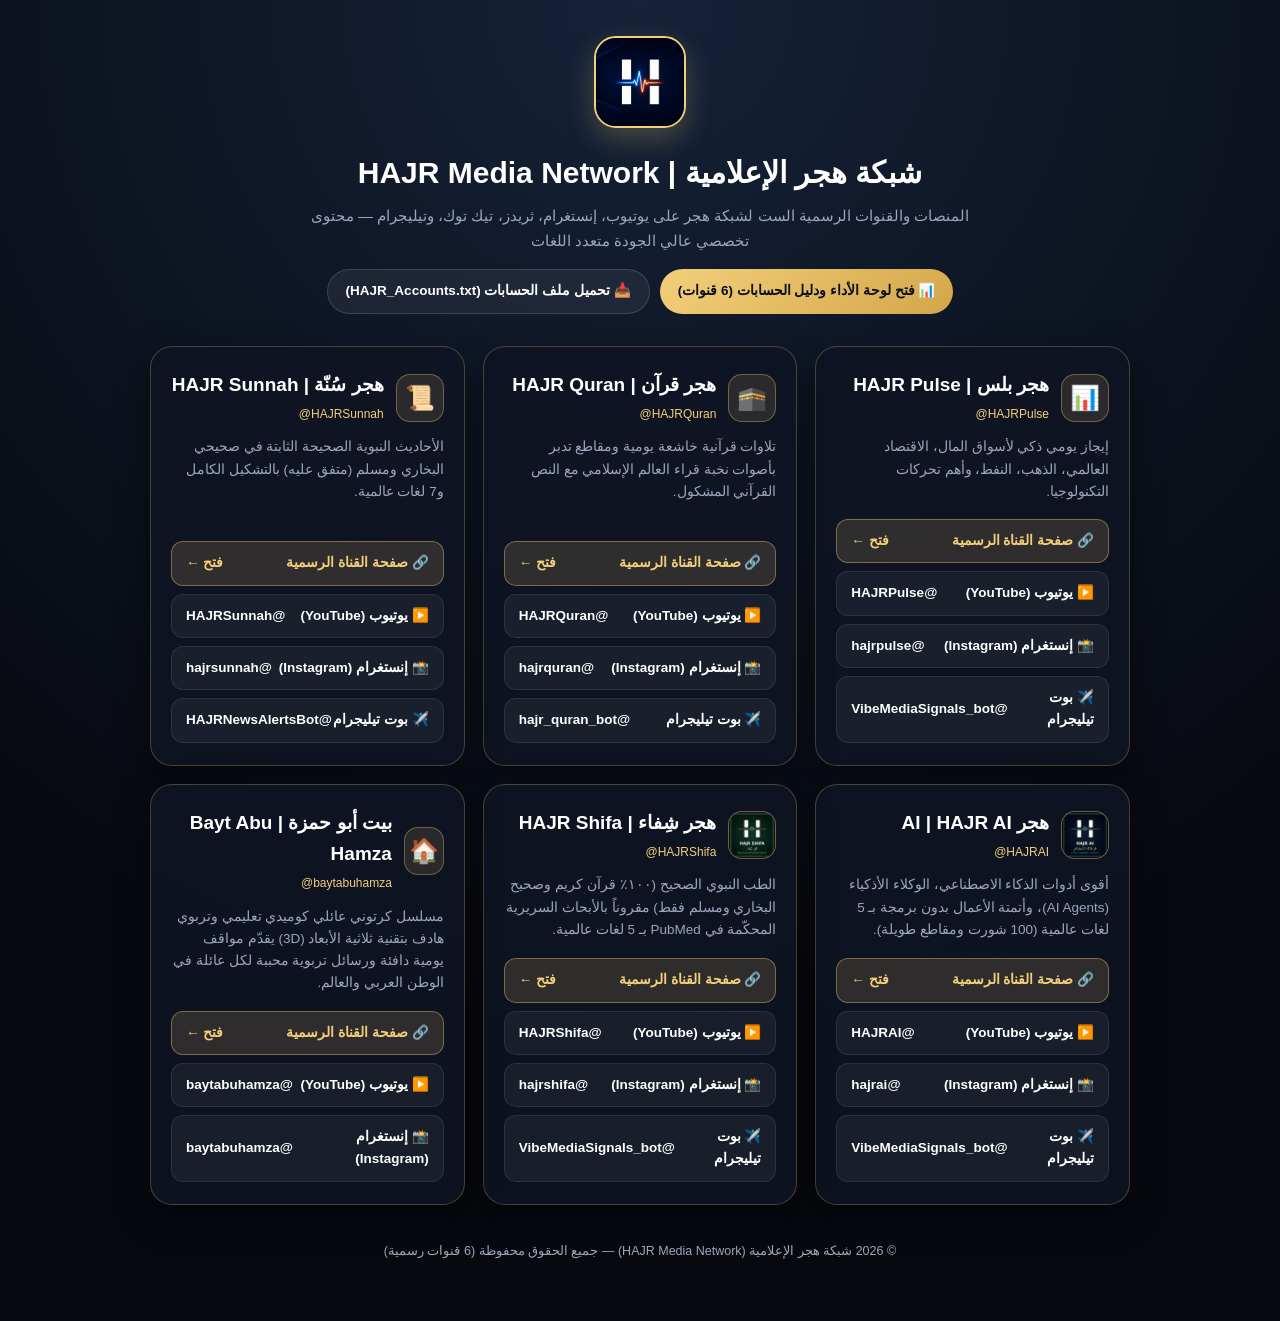
<file: index.html>
<!DOCTYPE html>
<html lang="ar" dir="rtl">
<head>
  <meta charset="utf-8">
  <meta name="viewport" content="width=device-width, initial-scale=1">
  <title>شبكة هجر الإعلامية | HAJR Media Network — القنوات والمنصات الرسمية (6 قنوات)</title>
  <meta name="description" content="البوابة الرسمية لشبكة هجر الإعلامية (HAJR Media Network): هجر بلس، هجر قرآن، هجر سُنّة، هجر للذكاء الاصطناعي (HAJR AI)، هجر شِفاء (HAJR Shifa)، ومسلسل بيت أبو حمزة.">
  <style>
    :root {
      --bg: #07090f;
      --card: rgba(15, 21, 35, 0.90);
      --border: rgba(243, 207, 122, 0.25);
      --gold: #f3cf7a;
      --text: #f5f7fb;
      --muted: #9aa7bd;
    }
    * { box-sizing: border-box; margin: 0; padding: 0; }
    body {
      font-family: -apple-system, BlinkMacSystemFont, "Segoe UI", Tahoma, Arial, sans-serif;
      background: radial-gradient(circle at 50% 0%, #152238 0%, #07090f 70%);
      color: var(--text);
      min-height: 100vh;
      padding: 36px 16px 60px;
      line-height: 1.65;
    }
    .container { max-width: 980px; margin: 0 auto; }
    .hero { text-align: center; margin-bottom: 32px; }
    .hero img {
      width: 92px; height: 92px; border-radius: 22px;
      border: 2px solid var(--gold); margin-bottom: 12px;
      box-shadow: 0 10px 28px rgba(243, 207, 122, 0.25);
    }
    .hero h1 { font-size: 30px; color: #fff; margin-bottom: 6px; }
    .hero p { font-size: 15px; color: var(--muted); max-width: 680px; margin: 0 auto 16px; }
    .top-actions { display: flex; gap: 10px; justify-content: center; flex-wrap: wrap; }
    .top-btn {
      display: inline-flex; align-items: center; gap: 8px;
      padding: 10px 18px; border-radius: 999px; text-decoration: none;
      font-size: 13.5px; font-weight: 700; color: #0b0f19;
      background: linear-gradient(135deg, #f3cf7a, #d4a64a);
    }
    .top-btn.sec {
      background: rgba(255,255,255,0.06); color: #fff;
      border: 1px solid rgba(255,255,255,0.14);
    }
    .grid {
      display: grid;
      grid-template-columns: repeat(auto-fit, minmax(290px, 1fr));
      gap: 18px;
    }
    .ch-card {
      background: var(--card);
      border: 1px solid var(--border);
      border-radius: 22px;
      padding: 22px 20px;
      display: flex;
      flex-direction: column;
      justify-content: space-between;
      box-shadow: 0 14px 36px rgba(0,0,0,0.45);
    }
    .ch-head { display: flex; align-items: center; gap: 12px; margin-bottom: 10px; }
    .ch-icon {
      width: 48px; height: 48px; border-radius: 14px;
      display: flex; align-items: center; justify-content: center;
      font-size: 24px; background: rgba(243,207,122,0.12);
      border: 1px solid rgba(243,207,122,0.35);
      overflow: hidden;
    }
    .ch-icon img { width: 100%; height: 100%; object-fit: cover; }
    .ch-title h2 { font-size: 19px; color: #fff; }
    .ch-title span { font-size: 12px; color: var(--gold); direction: ltr; display: inline-block; }
    .ch-desc { font-size: 13.5px; color: var(--muted); margin-bottom: 16px; }
    .ch-links { display: flex; flex-direction: column; gap: 8px; }
    .ch-links a {
      display: flex; justify-content: space-between; align-items: center;
      padding: 10px 14px; border-radius: 12px; text-decoration: none;
      color: #fff; font-size: 13.5px; font-weight: 600;
      background: rgba(255,255,255,0.05); border: 1px solid rgba(255,255,255,0.09);
    }
    .ch-links a.primary {
      background: rgba(243,207,122,0.14); border-color: rgba(243,207,122,0.4); color: var(--gold);
    }
    .ch-links a:hover { border-color: var(--gold); }
    footer { text-align: center; margin-top: 36px; font-size: 12.5px; color: var(--muted); }
  </style>
</head>
<body>
  <div class="container">
    <header class="hero">
      <img src="logo.png" alt="HAJR Network">
      <h1>شبكة هجر الإعلامية | HAJR Media Network</h1>
      <p>المنصات والقنوات الرسمية الست لشبكة هجر على يوتيوب، إنستغرام، ثريدز، تيك توك، وتيليجرام — محتوى تخصصي عالي الجودة متعدد اللغات</p>
      <div class="top-actions">
        <a class="top-btn" href="dashboard.html">📊 فتح لوحة الأداء ودليل الحسابات (6 قنوات)</a>
        <a class="top-btn sec" href="HAJR_Accounts.txt" download>📥 تحميل ملف الحسابات (HAJR_Accounts.txt)</a>
      </div>
    </header>

    <section class="grid">
      <!-- 1. HAJR Pulse -->
      <article class="ch-card">
        <div>
          <div class="ch-head">
            <div class="ch-icon">📊</div>
            <div class="ch-title">
              <h2>هجر بلس | HAJR Pulse</h2>
              <span>@HAJRPulse</span>
            </div>
          </div>
          <p class="ch-desc">إيجاز يومي ذكي لأسواق المال، الاقتصاد العالمي، الذهب، النفط، وأهم تحركات التكنولوجيا.</p>
        </div>
        <div class="ch-links">
          <a class="primary" href="pulse.html"><span>🔗 صفحة القناة الرسمية</span><span>فتح ←</span></a>
          <a href="https://www.youtube.com/@HAJRPulse" target="_blank" rel="noopener"><span>▶️ يوتيوب (YouTube)</span><span>@HAJRPulse</span></a>
          <a href="https://www.instagram.com/hajrpulse/" target="_blank" rel="noopener"><span>📸 إنستغرام (Instagram)</span><span>@hajrpulse</span></a>
          <a href="https://t.me/VibeMediaSignals_bot" target="_blank" rel="noopener"><span>✈️ بوت تيليجرام</span><span>@VibeMediaSignals_bot</span></a>
        </div>
      </article>

      <!-- 2. HAJR Quran -->
      <article class="ch-card">
        <div>
          <div class="ch-head">
            <div class="ch-icon">🕋</div>
            <div class="ch-title">
              <h2>هجر قرآن | HAJR Quran</h2>
              <span>@HAJRQuran</span>
            </div>
          </div>
          <p class="ch-desc">تلاوات قرآنية خاشعة يومية ومقاطع تدبر بأصوات نخبة قراء العالم الإسلامي مع النص القرآني المشكول.</p>
        </div>
        <div class="ch-links">
          <a class="primary" href="quran.html"><span>🔗 صفحة القناة الرسمية</span><span>فتح ←</span></a>
          <a href="https://www.youtube.com/@HAJRQuran" target="_blank" rel="noopener"><span>▶️ يوتيوب (YouTube)</span><span>@HAJRQuran</span></a>
          <a href="https://www.instagram.com/hajrquran/" target="_blank" rel="noopener"><span>📸 إنستغرام (Instagram)</span><span>@hajrquran</span></a>
          <a href="https://t.me/hajr_quran_bot" target="_blank" rel="noopener"><span>✈️ بوت تيليجرام</span><span>@hajr_quran_bot</span></a>
        </div>
      </article>

      <!-- 3. HAJR Sunnah -->
      <article class="ch-card">
        <div>
          <div class="ch-head">
            <div class="ch-icon">📜</div>
            <div class="ch-title">
              <h2>هجر سُنّة | HAJR Sunnah</h2>
              <span>@HAJRSunnah</span>
            </div>
          </div>
          <p class="ch-desc">الأحاديث النبوية الصحيحة الثابتة في صحيحي البخاري ومسلم (متفق عليه) بالتشكيل الكامل و7 لغات عالمية.</p>
        </div>
        <div class="ch-links">
          <a class="primary" href="sunnah.html"><span>🔗 صفحة القناة الرسمية</span><span>فتح ←</span></a>
          <a href="https://www.youtube.com/@HAJRSunnah" target="_blank" rel="noopener"><span>▶️ يوتيوب (YouTube)</span><span>@HAJRSunnah</span></a>
          <a href="https://www.instagram.com/hajrsunnah/" target="_blank" rel="noopener"><span>📸 إنستغرام (Instagram)</span><span>@hajrsunnah</span></a>
          <a href="https://t.me/HAJRNewsAlertsBot" target="_blank" rel="noopener"><span>✈️ بوت تيليجرام</span><span>@HAJRNewsAlertsBot</span></a>
        </div>
      </article>

      <!-- 4. HAJR AI -->
      <article class="ch-card">
        <div>
          <div class="ch-head">
            <div class="ch-icon"><img src="logo-ai.png" alt="HAJR AI"></div>
            <div class="ch-title">
              <h2>هجر AI | HAJR AI</h2>
              <span>@HAJRAI</span>
            </div>
          </div>
          <p class="ch-desc">أقوى أدوات الذكاء الاصطناعي، الوكلاء الأذكياء (AI Agents)، وأتمتة الأعمال بدون برمجة بـ 5 لغات عالمية (100 شورت ومقاطع طويلة).</p>
        </div>
        <div class="ch-links">
          <a class="primary" href="ai.html"><span>🔗 صفحة القناة الرسمية</span><span>فتح ←</span></a>
          <a href="https://www.youtube.com/@HAJRAI" target="_blank" rel="noopener"><span>▶️ يوتيوب (YouTube)</span><span>@HAJRAI</span></a>
          <a href="https://www.instagram.com/hajrai/" target="_blank" rel="noopener"><span>📸 إنستغرام (Instagram)</span><span>@hajrai</span></a>
          <a href="https://t.me/VibeMediaSignals_bot" target="_blank" rel="noopener"><span>✈️ بوت تيليجرام</span><span>@VibeMediaSignals_bot</span></a>
        </div>
      </article>

      <!-- 5. HAJR Shifa -->
      <article class="ch-card">
        <div>
          <div class="ch-head">
            <div class="ch-icon"><img src="logo-shifa.png" alt="HAJR Shifa"></div>
            <div class="ch-title">
              <h2>هجر شِفاء | HAJR Shifa</h2>
              <span>@HAJRShifa</span>
            </div>
          </div>
          <p class="ch-desc">الطب النبوي الصحيح (١٠٠٪ قرآن كريم وصحيح البخاري ومسلم فقط) مقروناً بالأبحاث السريرية المحكّمة في PubMed بـ 5 لغات عالمية.</p>
        </div>
        <div class="ch-links">
          <a class="primary" href="shifa.html"><span>🔗 صفحة القناة الرسمية</span><span>فتح ←</span></a>
          <a href="https://www.youtube.com/@HAJRShifa" target="_blank" rel="noopener"><span>▶️ يوتيوب (YouTube)</span><span>@HAJRShifa</span></a>
          <a href="https://www.instagram.com/hajrshifa/" target="_blank" rel="noopener"><span>📸 إنستغرام (Instagram)</span><span>@hajrshifa</span></a>
          <a href="https://t.me/VibeMediaSignals_bot" target="_blank" rel="noopener"><span>✈️ بوت تيليجرام</span><span>@VibeMediaSignals_bot</span></a>
        </div>
      </article>

      <!-- 6. Bayt Abu Hamza -->
      <article class="ch-card">
        <div>
          <div class="ch-head">
            <div class="ch-icon">🏠</div>
            <div class="ch-title">
              <h2>بيت أبو حمزة | Bayt Abu Hamza</h2>
              <span>@baytabuhamza</span>
            </div>
          </div>
          <p class="ch-desc">مسلسل كرتوني عائلي كوميدي تعليمي وتربوي هادف بتقنية ثلاثية الأبعاد (3D) يقدّم مواقف يومية دافئة ورسائل تربوية محببة لكل عائلة في الوطن العربي والعالم.</p>
        </div>
        <div class="ch-links">
          <a class="primary" href="baytabuhamza.html"><span>🔗 صفحة القناة الرسمية</span><span>فتح ←</span></a>
          <a href="https://www.youtube.com/@baytabuhamza" target="_blank" rel="noopener"><span>▶️ يوتيوب (YouTube)</span><span>@baytabuhamza</span></a>
          <a href="https://www.instagram.com/baytabuhamza/" target="_blank" rel="noopener"><span>📸 إنستغرام (Instagram)</span><span>@baytabuhamza</span></a>
        </div>
      </article>
    </section>

    <footer>
      © 2026 شبكة هجر الإعلامية (HAJR Media Network) — جميع الحقوق محفوظة (6 قنوات رسمية)
    </footer>
  </div>
</body>
</html>
</file>
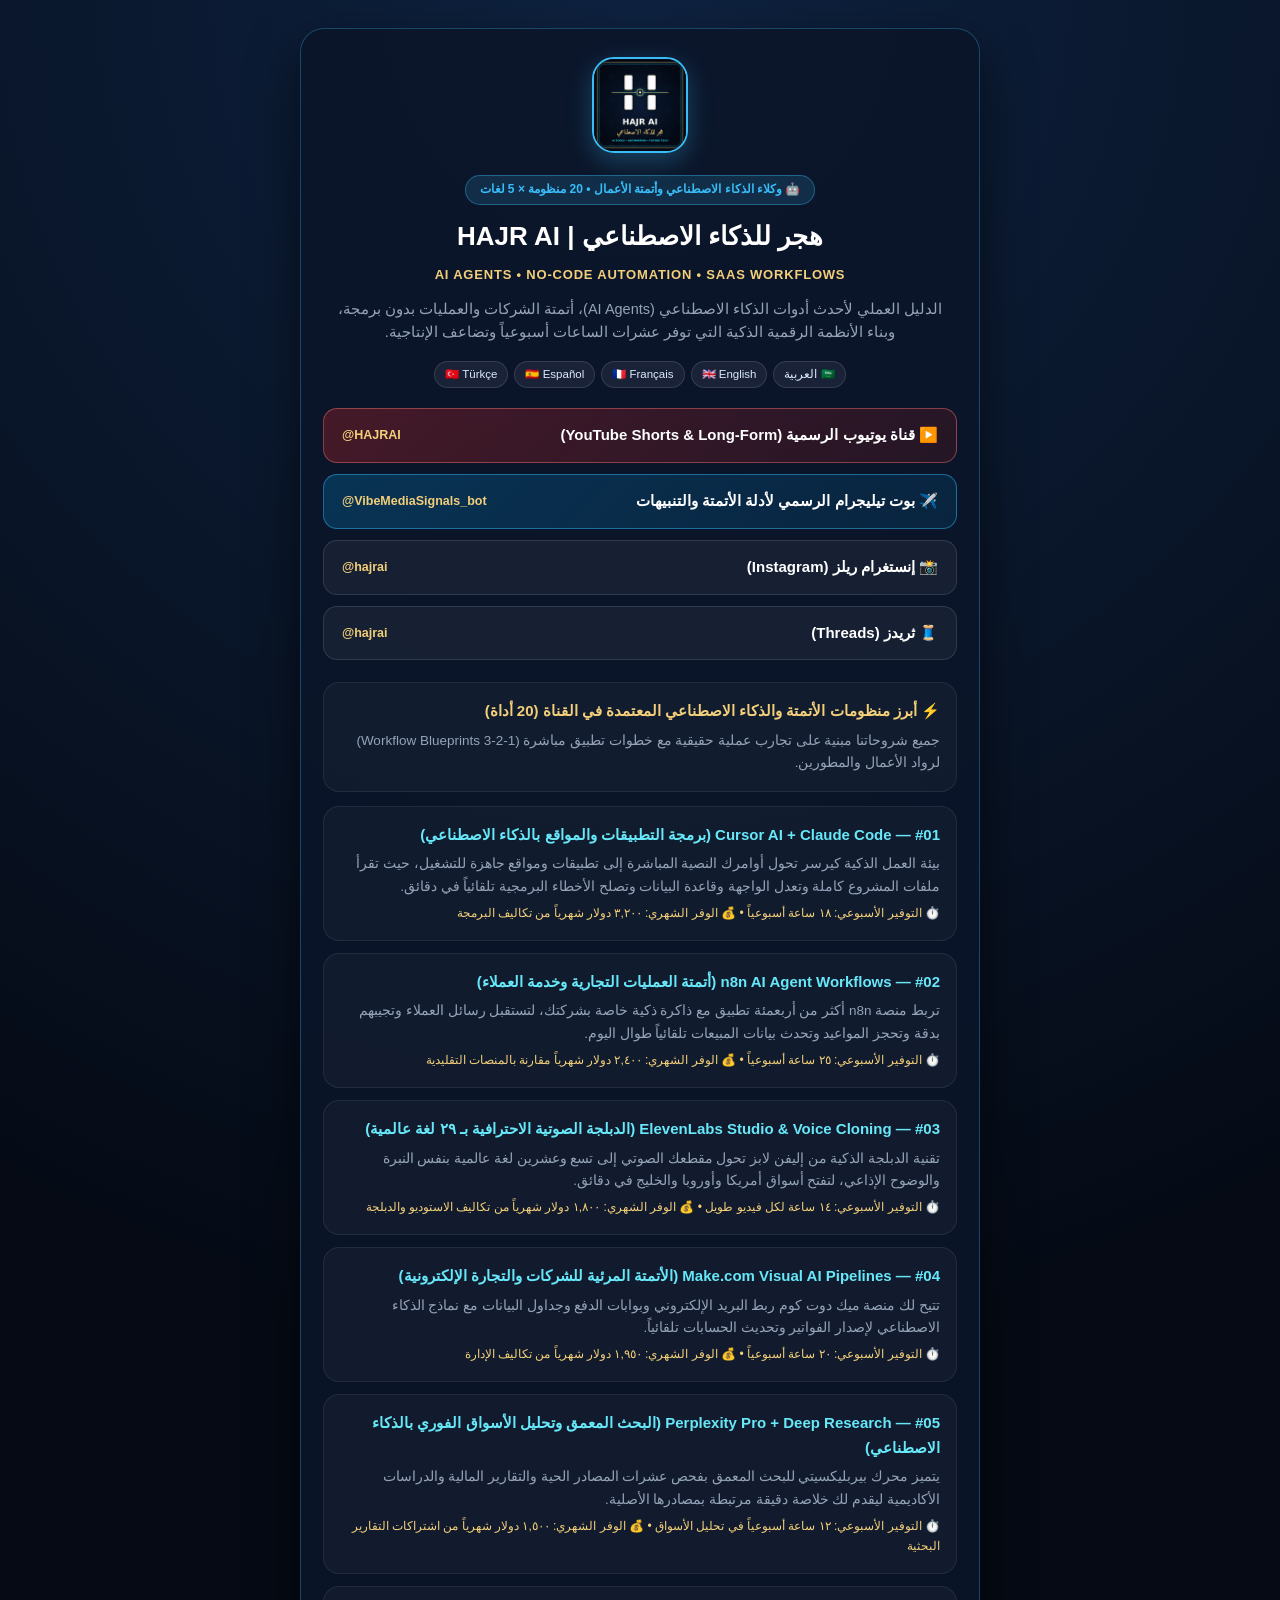
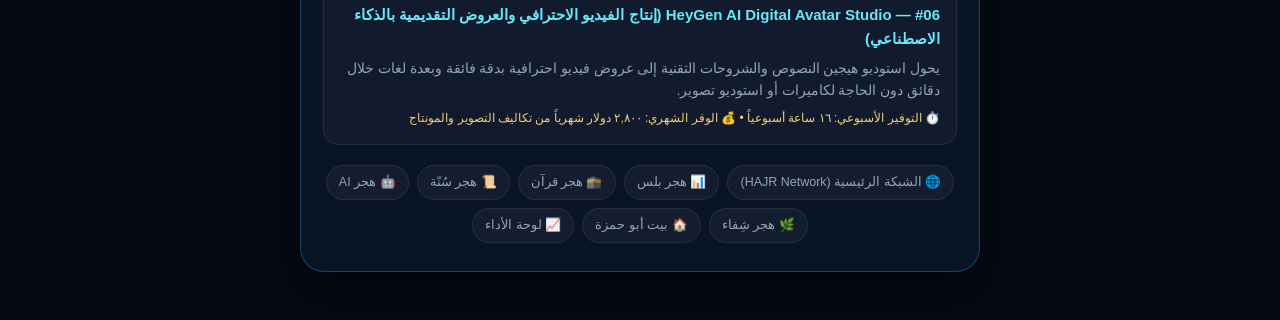
<file: ai.html>
<!DOCTYPE html>
<html lang="ar" dir="rtl">
<head>
  <meta charset="utf-8">
  <meta name="viewport" content="width=device-width, initial-scale=1">
  <title>هجر للذكاء الاصطناعي | HAJR AI — أدوات الذكاء الاصطناعي وأتمتة الأعمال</title>
  <meta name="description" content="الصفحة الرسمية لقناة هجر للذكاء الاصطناعي (HAJR AI) — أقوى أدوات الذكاء الاصطناعي، الوكلاء الأذكياء (AI Agents)، وأتمتة الأعمال بـ 5 لغات عالمية.">
  <style>
    :root {
      --bg: #050a14;
      --card: rgba(12, 22, 42, 0.90);
      --border: rgba(56, 189, 248, 0.30);
      --gold: #f3cf7a;
      --cyan: #38bdf8;
      --text: #f3f7fc;
      --muted: #94a3b8;
    }
    * { box-sizing: border-box; margin: 0; padding: 0; }
    body {
      font-family: -apple-system, BlinkMacSystemFont, "Segoe UI", Tahoma, Arial, sans-serif;
      background: radial-gradient(circle at 50% 0%, #0e2240 0%, #050a14 68%);
      color: var(--text);
      min-height: 100vh;
      display: flex;
      justify-content: center;
      padding: 28px 16px 48px;
      line-height: 1.65;
    }
    .wrap { width: 100%; max-width: 680px; }
    .card {
      background: var(--card);
      border: 1px solid var(--border);
      border-radius: 24px;
      padding: 28px 22px;
      box-shadow: 0 20px 50px rgba(0, 0, 0, 0.55);
      text-align: center;
    }
    .logo {
      width: 96px; height: 96px;
      border-radius: 22px;
      border: 2px solid var(--cyan);
      box-shadow: 0 8px 24px rgba(56, 189, 248, 0.28);
      margin-bottom: 14px;
      object-fit: cover;
    }
    .badge {
      display: inline-block;
      background: rgba(56, 189, 248, 0.14);
      color: var(--cyan);
      border: 1px solid rgba(56, 189, 248, 0.38);
      border-radius: 999px;
      padding: 4px 14px;
      font-size: 12px;
      font-weight: 700;
      margin-bottom: 10px;
    }
    h1 { font-size: 26px; color: #fff; margin-bottom: 6px; }
    .en-sub { font-size: 13px; color: var(--gold); letter-spacing: 0.8px; margin-bottom: 12px; font-weight: 700; }
    .desc { font-size: 14.5px; color: var(--muted); margin-bottom: 16px; }
    .langs { display: flex; flex-wrap: wrap; gap: 6px; justify-content: center; margin-bottom: 20px; }
    .lang-pill {
      font-size: 11.5px; padding: 3px 10px; border-radius: 999px;
      background: rgba(255,255,255,0.06); border: 1px solid rgba(255,255,255,0.12); color: #dbeafe;
    }
    .links { display: flex; flex-direction: column; gap: 11px; margin-bottom: 22px; }
    .btn {
      display: flex; align-items: center; justify-content: space-between;
      padding: 14px 18px; border-radius: 14px; text-decoration: none;
      color: #fff; font-weight: 700; font-size: 15px;
      background: rgba(255, 255, 255, 0.05);
      border: 1px solid rgba(255, 255, 255, 0.11);
      transition: transform 0.15s ease, border-color 0.15s ease;
    }
    .btn:hover { transform: translateY(-2px); border-color: var(--cyan); }
    .btn.yt { background: linear-gradient(135deg, rgba(220,38,38,0.28), rgba(153,27,27,0.18)); border-color: rgba(248,113,113,0.45); }
    .btn.tg { background: linear-gradient(135deg, rgba(2,132,199,0.28), rgba(3,105,161,0.18)); border-color: rgba(56,189,248,0.45); }
    .btn span.handle { font-size: 12.5px; color: var(--gold); font-weight: 600; direction: ltr; }
    .info-box {
      text-align: right; background: rgba(255,255,255,0.03);
      border: 1px solid rgba(255,255,255,0.08); border-radius: 16px;
      padding: 16px; font-size: 13.5px; color: var(--muted);
    }
    .info-box h3 { color: var(--gold); font-size: 15px; margin-bottom: 6px; }
    .nav { margin-top: 20px; display: flex; flex-wrap: wrap; gap: 8px; justify-content: center; }
    .nav a {
      color: var(--muted); text-decoration: none; font-size: 12.5px;
      padding: 6px 12px; border-radius: 999px; background: rgba(255,255,255,0.04);
      border: 1px solid rgba(255,255,255,0.08);
    }
    .nav a:hover { color: #fff; border-color: var(--cyan); }
  </style>
</head>
<body>
  <main class="wrap">
    <section class="card">
      <img src="logo-ai.png" alt="HAJR AI" class="logo">
      <div><span class="badge">🤖 وكلاء الذكاء الاصطناعي وأتمتة الأعمال • 20 منظومة × 5 لغات</span></div>
      <h1>هجر للذكاء الاصطناعي | HAJR AI</h1>
      <div class="en-sub">AI AGENTS • NO-CODE AUTOMATION • SAAS WORKFLOWS</div>
      <p class="desc">
        الدليل العملي لأحدث أدوات الذكاء الاصطناعي (AI Agents)، أتمتة الشركات والعمليات بدون برمجة، وبناء الأنظمة الرقمية الذكية التي توفر عشرات الساعات أسبوعياً وتضاعف الإنتاجية.
      </p>

      <div class="langs">
        <span class="lang-pill">🇸🇦 العربية</span>
        <span class="lang-pill">🇬🇧 English</span>
        <span class="lang-pill">🇫🇷 Français</span>
        <span class="lang-pill">🇪🇸 Español</span>
        <span class="lang-pill">🇹🇷 Türkçe</span>
      </div>

      <div class="links">
        <a class="btn yt" href="https://www.youtube.com/@HAJRAI" target="_blank" rel="noopener">
          <span>▶️ قناة يوتيوب الرسمية (YouTube Shorts & Long-Form)</span>
          <span class="handle">@HAJRAI</span>
        </a>
        <a class="btn tg" href="https://t.me/VibeMediaSignals_bot" target="_blank" rel="noopener">
          <span>✈️ بوت تيليجرام الرسمي لأدلة الأتمتة والتنبيهات</span>
          <span class="handle">@VibeMediaSignals_bot</span>
        </a>
        <a class="btn" href="https://www.instagram.com/hajrai/" target="_blank" rel="noopener">
          <span>📸 إنستغرام ريلز (Instagram)</span>
          <span class="handle">@hajrai</span>
        </a>
        <a class="btn" href="https://www.threads.net/@hajrai" target="_blank" rel="noopener">
          <span>🧵 ثريدز (Threads)</span>
          <span class="handle">@hajrai</span>
        </a>
      </div>

      <div class="info-box" id="blueprints" style="margin-bottom:14px;">
        <h3>⚡ أبرز منظومات الأتمتة والذكاء الاصطناعي المعتمدة في القناة (20 أداة)</h3>
        <p>جميع شروحاتنا مبنية على تجارب عملية حقيقية مع خطوات تطبيق مباشرة (1-2-3 Workflow Blueprints) لرواد الأعمال والمطورين.</p>
      </div>

      <div class="info-box" style="margin-bottom:12px;">
        <h3 style="color:#67e8f9;">#01 — Cursor AI + Claude Code (برمجة التطبيقات والمواقع بالذكاء الاصطناعي)</h3>
        <p>بيئة العمل الذكية كيرسر تحول أوامرك النصية المباشرة إلى تطبيقات ومواقع جاهزة للتشغيل، حيث تقرأ ملفات المشروع كاملة وتعدل الواجهة وقاعدة البيانات وتصلح الأخطاء البرمجية تلقائياً في دقائق.</p>
        <p style="margin-top:6px; font-size:12px; color:#f3cf7a;">⏱️ التوفير الأسبوعي: ١٨ ساعة أسبوعياً • 💰 الوفر الشهري: ٣,٢٠٠ دولار شهرياً من تكاليف البرمجة</p>
      </div>
      <div class="info-box" style="margin-bottom:12px;">
        <h3 style="color:#67e8f9;">#02 — n8n AI Agent Workflows (أتمتة العمليات التجارية وخدمة العملاء)</h3>
        <p>تربط منصة n8n أكثر من أربعمئة تطبيق مع ذاكرة ذكية خاصة بشركتك، لتستقبل رسائل العملاء وتجيبهم بدقة وتحجز المواعيد وتحدث بيانات المبيعات تلقائياً طوال اليوم.</p>
        <p style="margin-top:6px; font-size:12px; color:#f3cf7a;">⏱️ التوفير الأسبوعي: ٢٥ ساعة أسبوعياً • 💰 الوفر الشهري: ٢,٤٠٠ دولار شهرياً مقارنة بالمنصات التقليدية</p>
      </div>
      <div class="info-box" style="margin-bottom:12px;">
        <h3 style="color:#67e8f9;">#03 — ElevenLabs Studio & Voice Cloning (الدبلجة الصوتية الاحترافية بـ ٢٩ لغة عالمية)</h3>
        <p>تقنية الدبلجة الذكية من إليفن لابز تحول مقطعك الصوتي إلى تسع وعشرين لغة عالمية بنفس النبرة والوضوح الإذاعي، لتفتح أسواق أمريكا وأوروبا والخليج في دقائق.</p>
        <p style="margin-top:6px; font-size:12px; color:#f3cf7a;">⏱️ التوفير الأسبوعي: ١٤ ساعة لكل فيديو طويل • 💰 الوفر الشهري: ١,٨٠٠ دولار شهرياً من تكاليف الاستوديو والدبلجة</p>
      </div>
      <div class="info-box" style="margin-bottom:12px;">
        <h3 style="color:#67e8f9;">#04 — Make.com Visual AI Pipelines (الأتمتة المرئية للشركات والتجارة الإلكترونية)</h3>
        <p>تتيح لك منصة ميك دوت كوم ربط البريد الإلكتروني وبوابات الدفع وجداول البيانات مع نماذج الذكاء الاصطناعي لإصدار الفواتير وتحديث الحسابات تلقائياً.</p>
        <p style="margin-top:6px; font-size:12px; color:#f3cf7a;">⏱️ التوفير الأسبوعي: ٢٠ ساعة أسبوعياً • 💰 الوفر الشهري: ١,٩٥٠ دولار شهرياً من تكاليف الإدارة</p>
      </div>
      <div class="info-box" style="margin-bottom:12px;">
        <h3 style="color:#67e8f9;">#05 — Perplexity Pro + Deep Research (البحث المعمق وتحليل الأسواق الفوري بالذكاء الاصطناعي)</h3>
        <p>يتميز محرك بيربليكسيتي للبحث المعمق بفحص عشرات المصادر الحية والتقارير المالية والدراسات الأكاديمية ليقدم لك خلاصة دقيقة مرتبطة بمصادرها الأصلية.</p>
        <p style="margin-top:6px; font-size:12px; color:#f3cf7a;">⏱️ التوفير الأسبوعي: ١٢ ساعة أسبوعياً في تحليل الأسواق • 💰 الوفر الشهري: ١,٥٠٠ دولار شهرياً من اشتراكات التقارير البحثية</p>
      </div>
      <div class="info-box" style="margin-bottom:12px;">
        <h3 style="color:#67e8f9;">#06 — HeyGen AI Digital Avatar Studio (إنتاج الفيديو الاحترافي والعروض التقديمية بالذكاء الاصطناعي)</h3>
        <p>يحول استوديو هيجين النصوص والشروحات التقنية إلى عروض فيديو احترافية بدقة فائقة وبعدة لغات خلال دقائق دون الحاجة لكاميرات أو استوديو تصوير.</p>
        <p style="margin-top:6px; font-size:12px; color:#f3cf7a;">⏱️ التوفير الأسبوعي: ١٦ ساعة أسبوعياً • 💰 الوفر الشهري: ٢,٨٠٠ دولار شهرياً من تكاليف التصوير والمونتاج</p>
      </div>

    <nav class="nav">
      <a href="index.html">🌐 الشبكة الرئيسية (HAJR Network)</a>
      <a href="pulse.html">📊 هجر بلس</a>
      <a href="quran.html">🕋 هجر قرآن</a>
      <a href="sunnah.html">📜 هجر سُنّة</a>
      <a href="ai.html">🤖 هجر AI</a>
      <a href="shifa.html">🌿 هجر شِفاء</a>
      <a href="baytabuhamza.html">🏠 بيت أبو حمزة</a>
      <a href="dashboard.html">📈 لوحة الأداء</a>
    </nav>
    </section>
  </main>
</body>
</html>
</file>
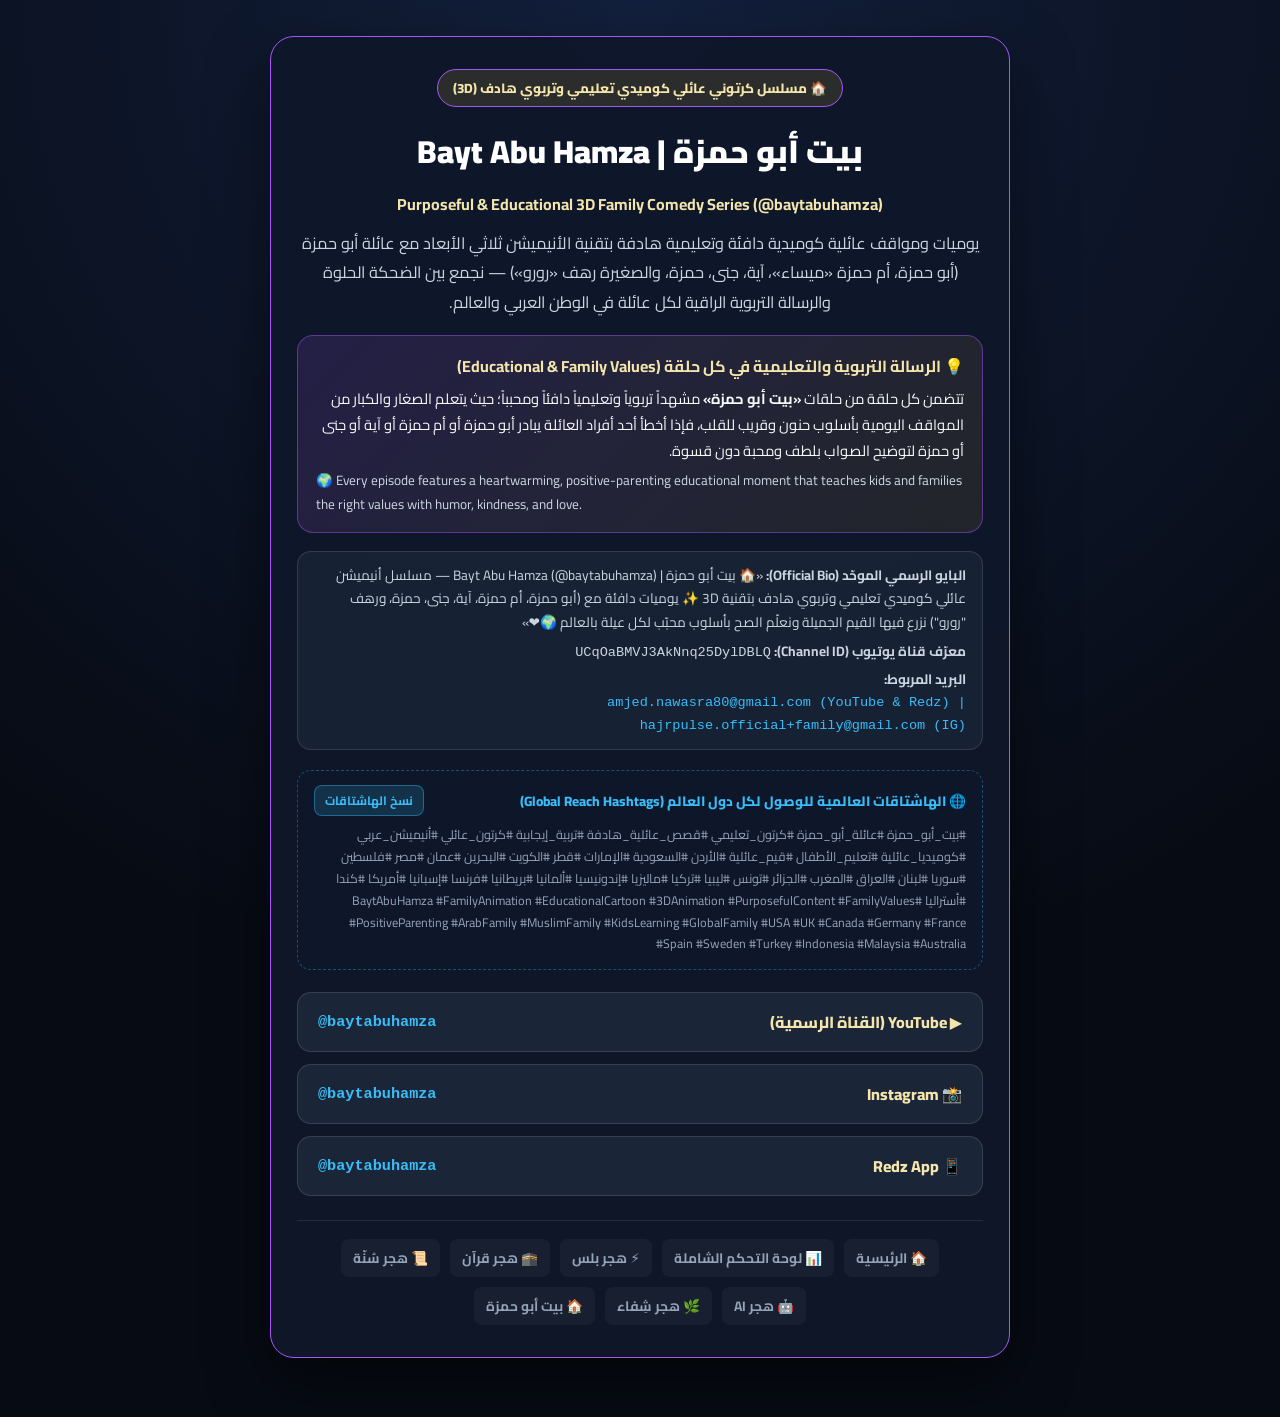
<file: baytabuhamza.html>
<!DOCTYPE html>
<html lang="ar" dir="rtl">
<head>
  <meta charset="UTF-8" />
  <meta name="viewport" content="width=device-width, initial-scale=1.0" />
  <title>بيت أبو حمزة | Bayt Abu Hamza — مسلسل كرتوني عائلي كوميدي تعليمي وتربوي هادف (@baytabuhamza)</title>
  <meta name="description" content="بيت أبو حمزة (@baytabuhamza) — مسلسل أنيميشن عائلي كوميدي تعليمي وتربوي هادف بتقنية ثلاثية الأبعاد (3D). يوميات دافئة وقيم تربوية نبيلة لكل عائلة في الوطن العربي والعالم." />
  <meta name="keywords" content="بيت أبو حمزة, عائلة أبو حمزة, كرتون تعليمي, قصص عائلية هادفة, تربية إيجابية, كرتون عائلي, أنيميشن عربي, كوميديا عائلية, Bayt Abu Hamza, Educational Cartoon, Family Animation, Positive Parenting" />
  <link href="https://fonts.googleapis.com/css2?family=Cairo:wght@400;600;700;800;900&display=swap" rel="stylesheet">
  <style>
    * { box-sizing: border-box; margin: 0; padding: 0; }
    body {
      font-family: 'Cairo', system-ui, sans-serif;
      background: radial-gradient(circle at top, #13203d 0%, #070b14 65%);
      color: #f8fafc;
      min-height: 100vh;
      display: flex;
      flex-direction: column;
      align-items: center;
      padding: 36px 18px 60px;
    }
    .card {
      width: 100%;
      max-width: 740px;
      background: rgba(15, 23, 42, 0.92);
      border: 1px solid #a855f7;
      border-radius: 24px;
      padding: 32px 26px;
      box-shadow: 0 24px 60px rgba(0,0,0,0.5);
      text-align: center;
    }
    .badge {
      display: inline-block;
      background: rgba(212, 175, 55, 0.14);
      border: 1px solid #a855f7;
      color: #f3e5ab;
      padding: 5px 15px;
      border-radius: 999px;
      font-size: 0.84rem;
      font-weight: 800;
      margin-bottom: 14px;
    }
    h1 { font-size: 2rem; font-weight: 900; margin-bottom: 8px; color: #fff; }
    .sub { color: #cbd5e1; font-size: 1.02rem; line-height: 1.8; margin-bottom: 18px; }
    .edu-box {
      background: linear-gradient(135deg, rgba(168, 85, 247, 0.14), rgba(212, 175, 55, 0.10));
      border: 1px solid rgba(168, 85, 247, 0.45);
      border-radius: 16px;
      padding: 16px 18px;
      font-size: 0.92rem;
      color: #f8fafc;
      margin-bottom: 18px;
      text-align: right;
      line-height: 1.75;
    }
    .edu-box h3 {
      color: #f3e5ab;
      font-size: 1rem;
      margin-bottom: 6px;
    }
    .meta-box {
      background: rgba(30, 41, 59, 0.65);
      border: 1px solid rgba(148, 163, 184, 0.2);
      border-radius: 14px;
      padding: 12px 16px;
      font-size: 0.85rem;
      color: #cbd5e1;
      margin-bottom: 20px;
      text-align: right;
      line-height: 1.7;
    }
    .tags-box {
      background: rgba(15, 23, 42, 0.8);
      border: 1px dashed rgba(56, 189, 248, 0.35);
      border-radius: 14px;
      padding: 14px 16px;
      margin-bottom: 22px;
      text-align: right;
    }
    .tags-title {
      font-size: 0.85rem;
      font-weight: 800;
      color: #38bdf8;
      margin-bottom: 8px;
      display: flex;
      justify-content: space-between;
      align-items: center;
    }
    .tags-text {
      font-size: 0.78rem;
      color: #94a3b8;
      line-height: 1.75;
      word-break: break-word;
    }
    .copy-btn {
      background: rgba(56, 189, 248, 0.16);
      border: 1px solid rgba(56, 189, 248, 0.4);
      color: #38bdf8;
      border-radius: 8px;
      padding: 3px 10px;
      font-family: inherit;
      font-size: 0.76rem;
      font-weight: 700;
      cursor: pointer;
    }
    .copy-btn:hover { background: rgba(56, 189, 248, 0.28); color: #fff; }
    .links { display: flex; flex-direction: column; gap: 12px; margin-bottom: 24px; }
    .link-btn {
      display: flex;
      justify-content: space-between;
      align-items: center;
      padding: 14px 20px;
      background: rgba(30, 41, 59, 0.85);
      border: 1px solid rgba(148, 163, 184, 0.22);
      border-radius: 14px;
      color: #fff;
      text-decoration: none;
      font-weight: 800;
      transition: 0.2s;
    }
    .link-btn:hover {
      transform: translateY(-2px);
      border-color: #a855f7;
      background: rgba(51, 65, 85, 0.9);
    }
    .l-plat { color: #f3e5ab; }
    .l-handle { direction: ltr; font-family: monospace; color: #38bdf8; font-size: 0.95rem; }
    .nav-bottom {
      display: flex;
      flex-wrap: wrap;
      justify-content: center;
      gap: 10px;
      margin-top: 14px;
      padding-top: 18px;
      border-top: 1px solid rgba(148, 163, 184, 0.16);
    }
    .nav-bottom a {
      color: #94a3b8;
      text-decoration: none;
      font-size: 0.86rem;
      font-weight: 700;
      padding: 6px 12px;
      border-radius: 8px;
      background: rgba(255,255,255,0.04);
    }
    .nav-bottom a:hover { color: #fff; background: rgba(255,255,255,0.1); }
  </style>
</head>
<body>
  <div class="card">
    <span class="badge">🏠 مسلسل كرتوني عائلي كوميدي تعليمي وتربوي هادف (3D)</span>
    <h1>بيت أبو حمزة | Bayt Abu Hamza</h1>
    <div style="color:#f3e5ab; font-weight:700; margin-bottom:10px;">Purposeful & Educational 3D Family Comedy Series (@baytabuhamza)</div>
    <p class="sub">
      يوميات ومواقف عائلية كوميدية دافئة وتعليمية هادفة بتقنية الأنيميشن ثلاثي الأبعاد مع عائلة أبو حمزة
      (أبو حمزة، أم حمزة «ميساء»، آية، جنى، حمزة، والصغيرة رهف «رورو») — نجمع بين الضحكة الحلوة والرسالة التربوية الراقية لكل عائلة في الوطن العربي والعالم.
    </p>

    <div class="edu-box">
      <h3>💡 الرسالة التربوية والتعليمية في كل حلقة (Educational & Family Values)</h3>
      <div>
        تتضمن كل حلقة من حلقات <b>«بيت أبو حمزة»</b> مشهداً تربوياً وتعليمياً دافئاً ومحبباً؛ حيث يتعلم الصغار والكبار من المواقف اليومية بأسلوب حنون وقريب للقلب، فإذا أخطأ أحد أفراد العائلة يبادر أبو حمزة أو أم حمزة أو آية أو جنى أو حمزة لتوضيح الصواب بلطف ومحبة دون قسوة.
      </div>
      <div style="margin-top:6px; color:#cbd5e1; font-size:0.84rem; direction:ltr; text-align:left;">
        🌍 Every episode features a heartwarming, positive-parenting educational moment that teaches kids and families the right values with humor, kindness, and love.
      </div>
    </div>

    <div class="meta-box">
      <div><b>البايو الرسمي الموحّد (Official Bio):</b> «🏠 بيت أبو حمزة | Bayt Abu Hamza (@baytabuhamza) — مسلسل أنيميشن عائلي كوميدي تعليمي وتربوي هادف بتقنية 3D ✨ يوميات دافئة مع (أبو حمزة، أم حمزة، آية، جنى، حمزة، ورهف "رورو") نزرع فيها القيم الجميلة ونعلّم الصح بأسلوب محبّب لكل عيلة بالعالم 🌍❤️»</div>
      <div style="margin-top:6px;"><b>معرّف قناة يوتيوب (Channel ID):</b> <span style="direction:ltr; display:inline-block; font-family:monospace;">UCqOaBMVJ3AkNnq25DylDBLQ</span></div>
      <div style="margin-top:4px;"><b>البريد المربوط:</b> <span style="direction:ltr; display:inline-block; font-family:monospace; color:#38bdf8;">amjed.nawasra80@gmail.com (YouTube & Redz) | hajrpulse.official+family@gmail.com (IG)</span></div>
    </div>

    <div class="tags-box">
      <div class="tags-title">
        <span>🌐 الهاشتاقات العالمية للوصول لكل دول العالم (Global Reach Hashtags)</span>
        <button class="copy-btn" onclick="navigator.clipboard.writeText(document.getElementById('global-tags').innerText); this.innerText='تم النسخ ✓';">نسخ الهاشتاقات</button>
      </div>
      <div class="tags-text" id="global-tags">#بيت_أبو_حمزة #عائلة_أبو_حمزة #كرتون_تعليمي #قصص_عائلية_هادفة #تربية_إيجابية #كرتون_عائلي #أنيميشن_عربي #كوميديا_عائلية #تعليم_الأطفال #قيم_عائلية #الأردن #السعودية #الإمارات #قطر #الكويت #البحرين #عمان #مصر #فلسطين #سوريا #لبنان #العراق #المغرب #الجزائر #تونس #ليبيا #تركيا #ماليزيا #إندونيسيا #ألمانيا #بريطانيا #فرنسا #إسبانيا #أمريكا #كندا #أستراليا #BaytAbuHamza #FamilyAnimation #EducationalCartoon #3DAnimation #PurposefulContent #FamilyValues #PositiveParenting #ArabFamily #MuslimFamily #KidsLearning #GlobalFamily #USA #UK #Canada #Germany #France #Spain #Sweden #Turkey #Indonesia #Malaysia #Australia</div>
    </div>
    
    <div class="links">
      <a class="link-btn" href="https://www.youtube.com/@baytabuhamza" target="_blank" rel="noopener"><span class="l-plat">▶️ YouTube (القناة الرسمية)</span><span class="l-handle">@baytabuhamza</span></a>
      <a class="link-btn" href="https://www.instagram.com/baytabuhamza/" target="_blank" rel="noopener"><span class="l-plat">📸 Instagram</span><span class="l-handle">@baytabuhamza</span></a>
      <a class="link-btn" href="https://hajrpulse.github.io/baytabuhamza.html" target="_blank" rel="noopener"><span class="l-plat">📱 Redz App</span><span class="l-handle">@baytabuhamza</span></a>
    </div>
    <div class="nav-bottom">
      <a href="index.html">🏠 الرئيسية</a>
      <a href="dashboard.html">📊 لوحة التحكم الشاملة</a>
      <a href="pulse.html">⚡ هجر بلس</a>
      <a href="quran.html">🕋 هجر قرآن</a>
      <a href="sunnah.html">📜 هجر سُنّة</a>
      <a href="ai.html">🤖 هجر AI</a>
      <a href="shifa.html">🌿 هجر شِفاء</a>
      <a href="baytabuhamza.html">🏠 بيت أبو حمزة</a>
    </div>
  </div>
</body>
</html>
</file>
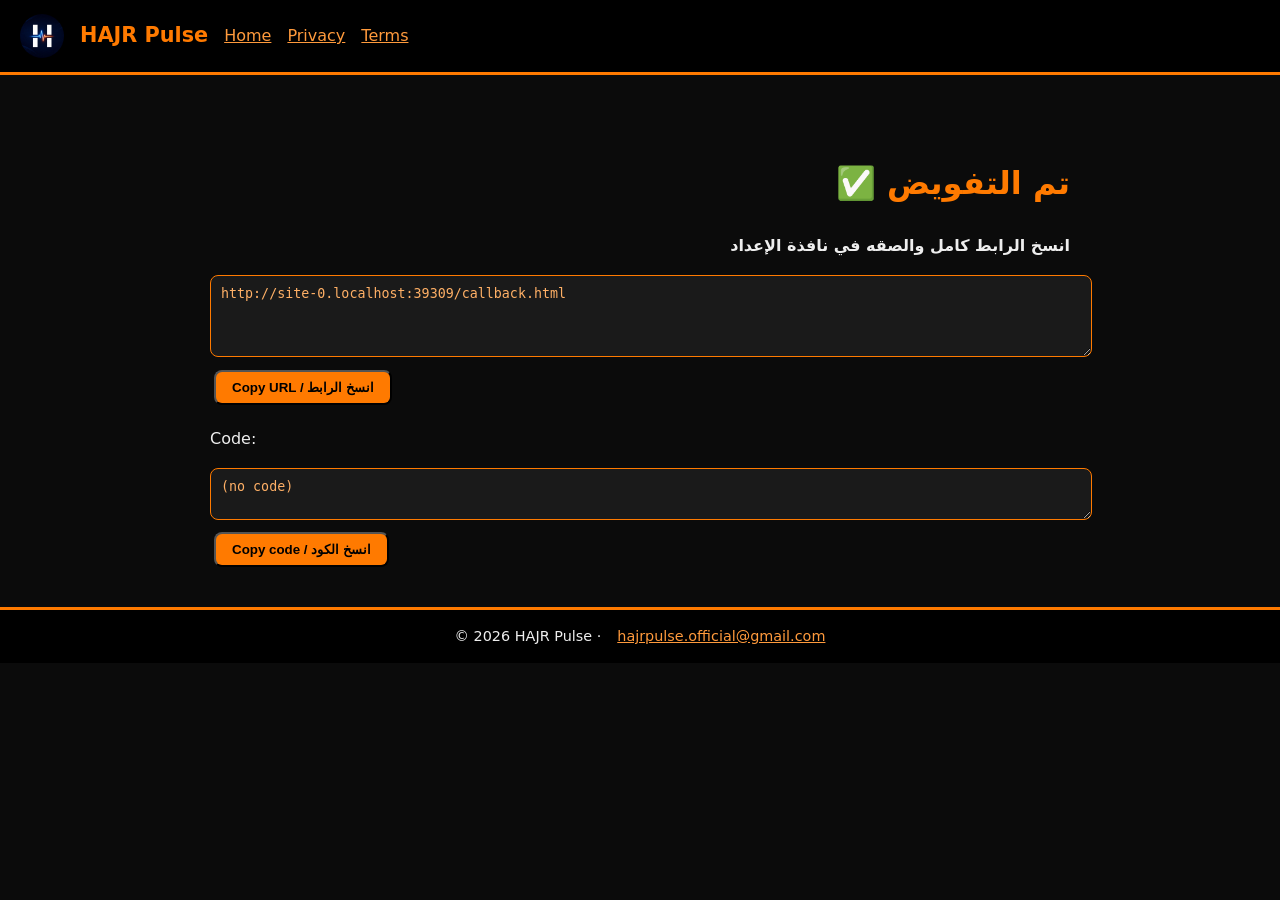
<file: callback.html>
<!doctype html><html lang="en"><head><meta charset="utf-8"><meta name="viewport" content="width=device-width,initial-scale=1"><title>Authorization – HAJR Pulse</title><link rel="stylesheet" href="style.css"></head><body><header><img src="logo.png" alt="HAJR Pulse"><b>HAJR Pulse</b><a href="index.html">Home</a><a href="privacy.html">Privacy</a><a href="terms.html">Terms</a></header><main><div class="ar" style="border:0"><h1>تم التفويض ✅</h1><p><b>انسخ الرابط كامل والصقه في نافذة الإعداد</b></p></div>
<textarea id="u" rows="4" readonly></textarea><button class="btn" onclick="c(`u`)">Copy URL / انسخ الرابط</button>
<p>Code:</p><textarea id="k" rows="2" readonly></textarea><button class="btn" onclick="c(`k`)">Copy code / انسخ الكود</button>
<p id="e" style="color:#f55"></p>
<script>var p=new URLSearchParams(location.search);u.value=location.href;k.value=p.get("code")||"(no code)";if(p.get("error"))e.textContent="Error: "+p.get("error")+" "+(p.get("error_description")||"");
function c(i){var t=document.getElementById(i);t.select();navigator.clipboard?navigator.clipboard.writeText(t.value):document.execCommand("copy")}</script></main><footer>© 2026 HAJR Pulse · <a href="mailto:hajrpulse.official@gmail.com">hajrpulse.official@gmail.com</a></footer></body></html>
</file>
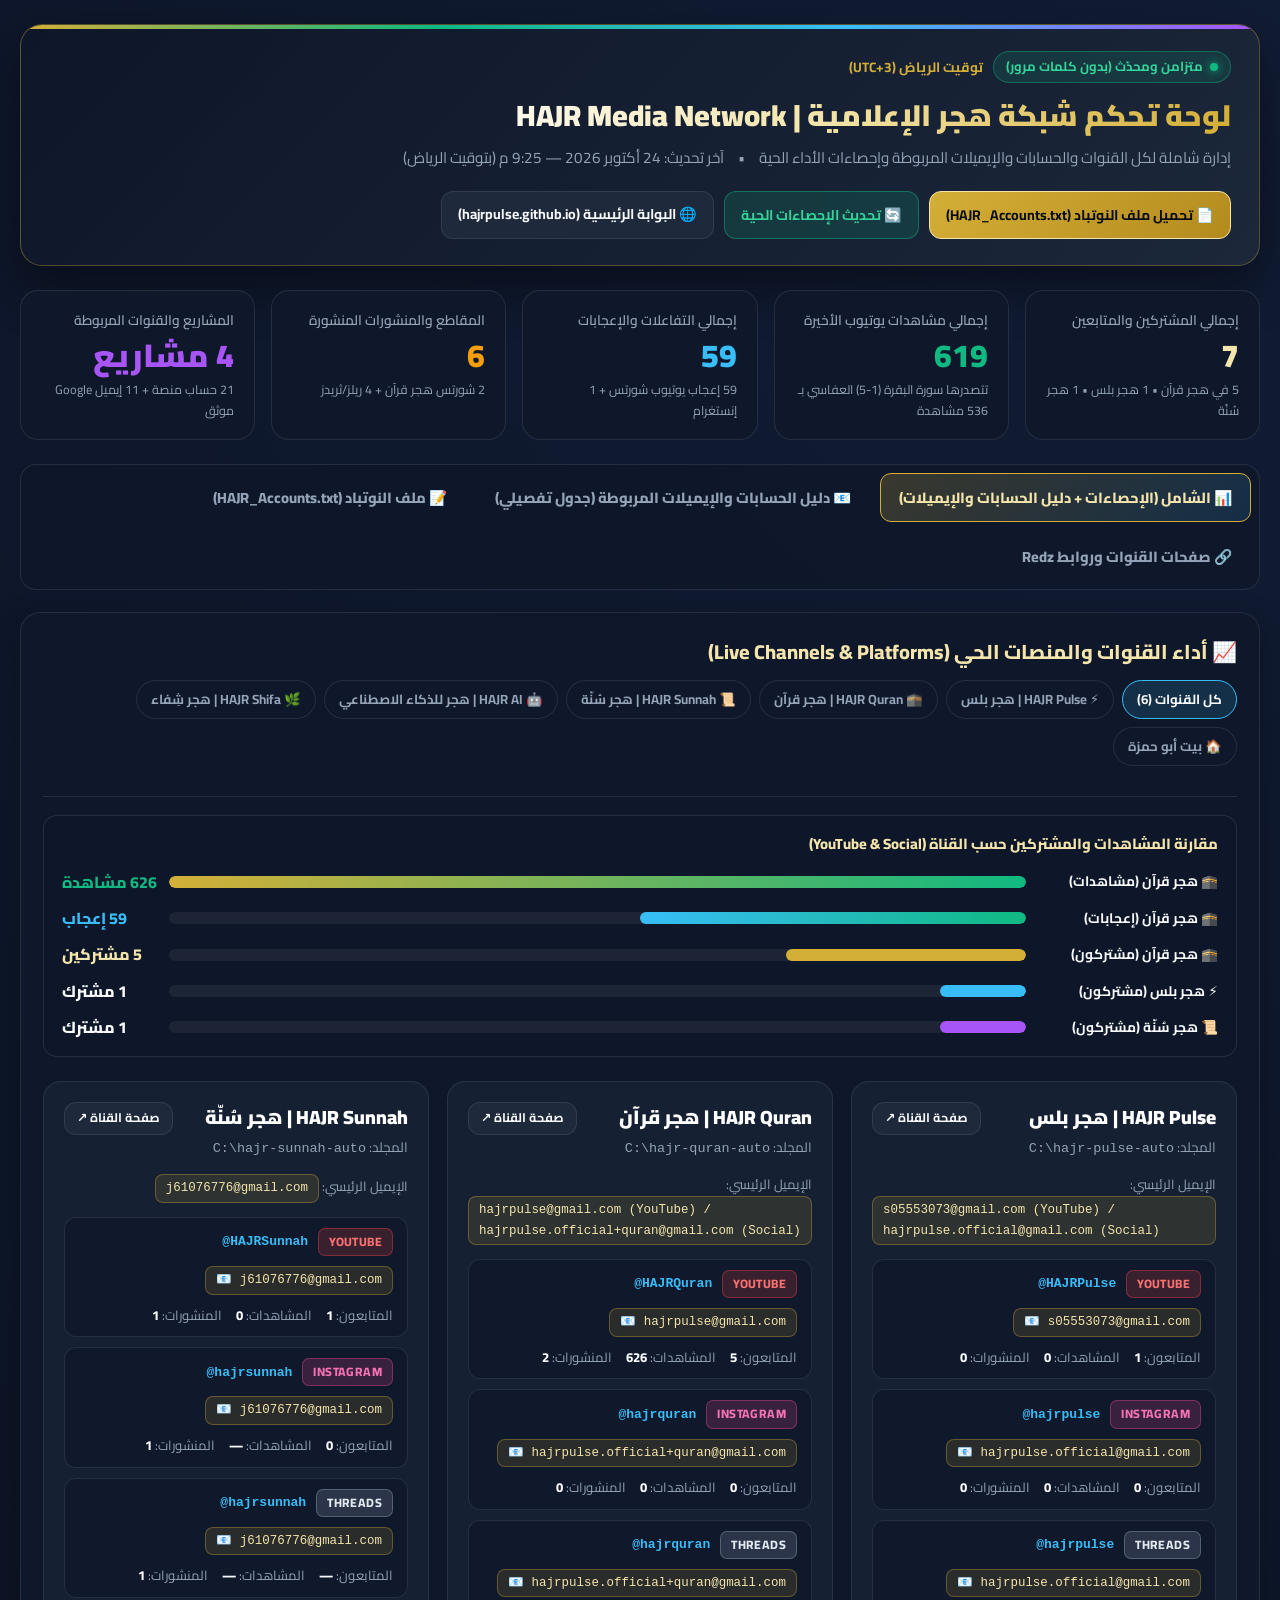
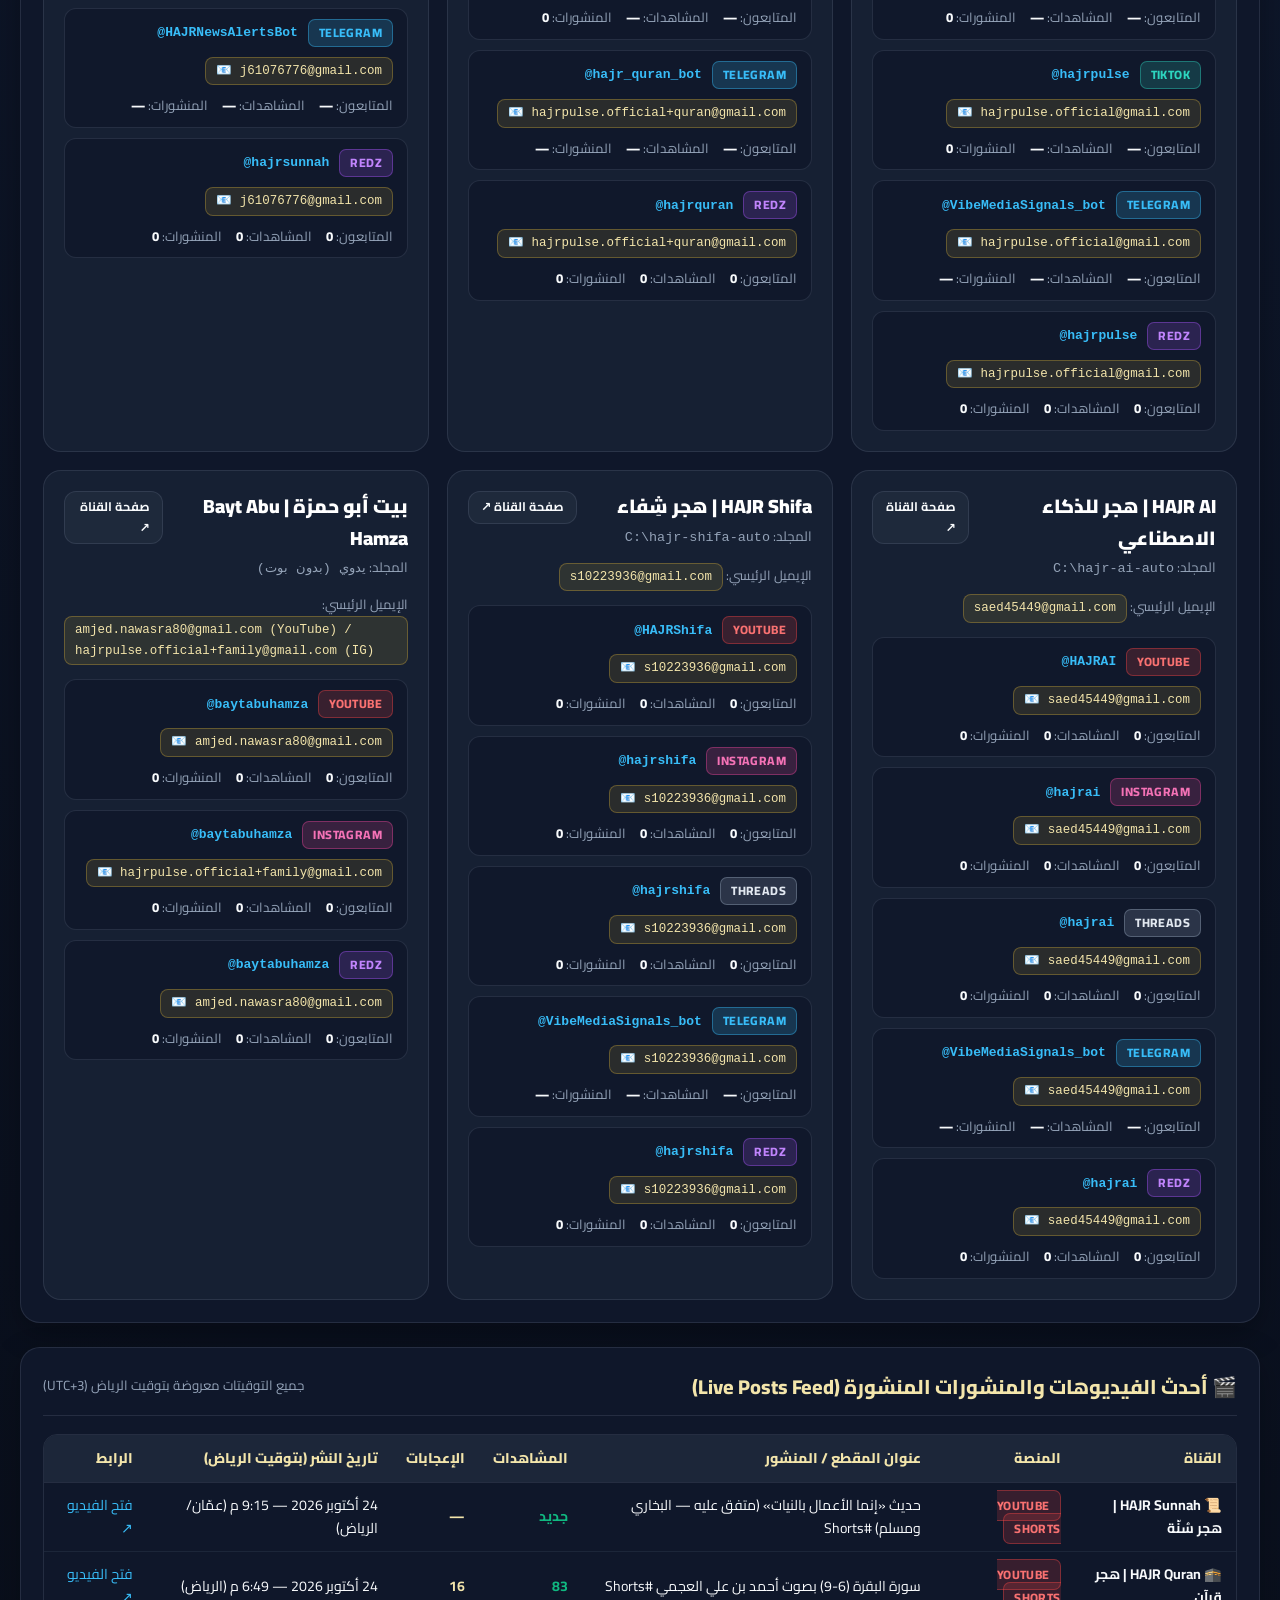
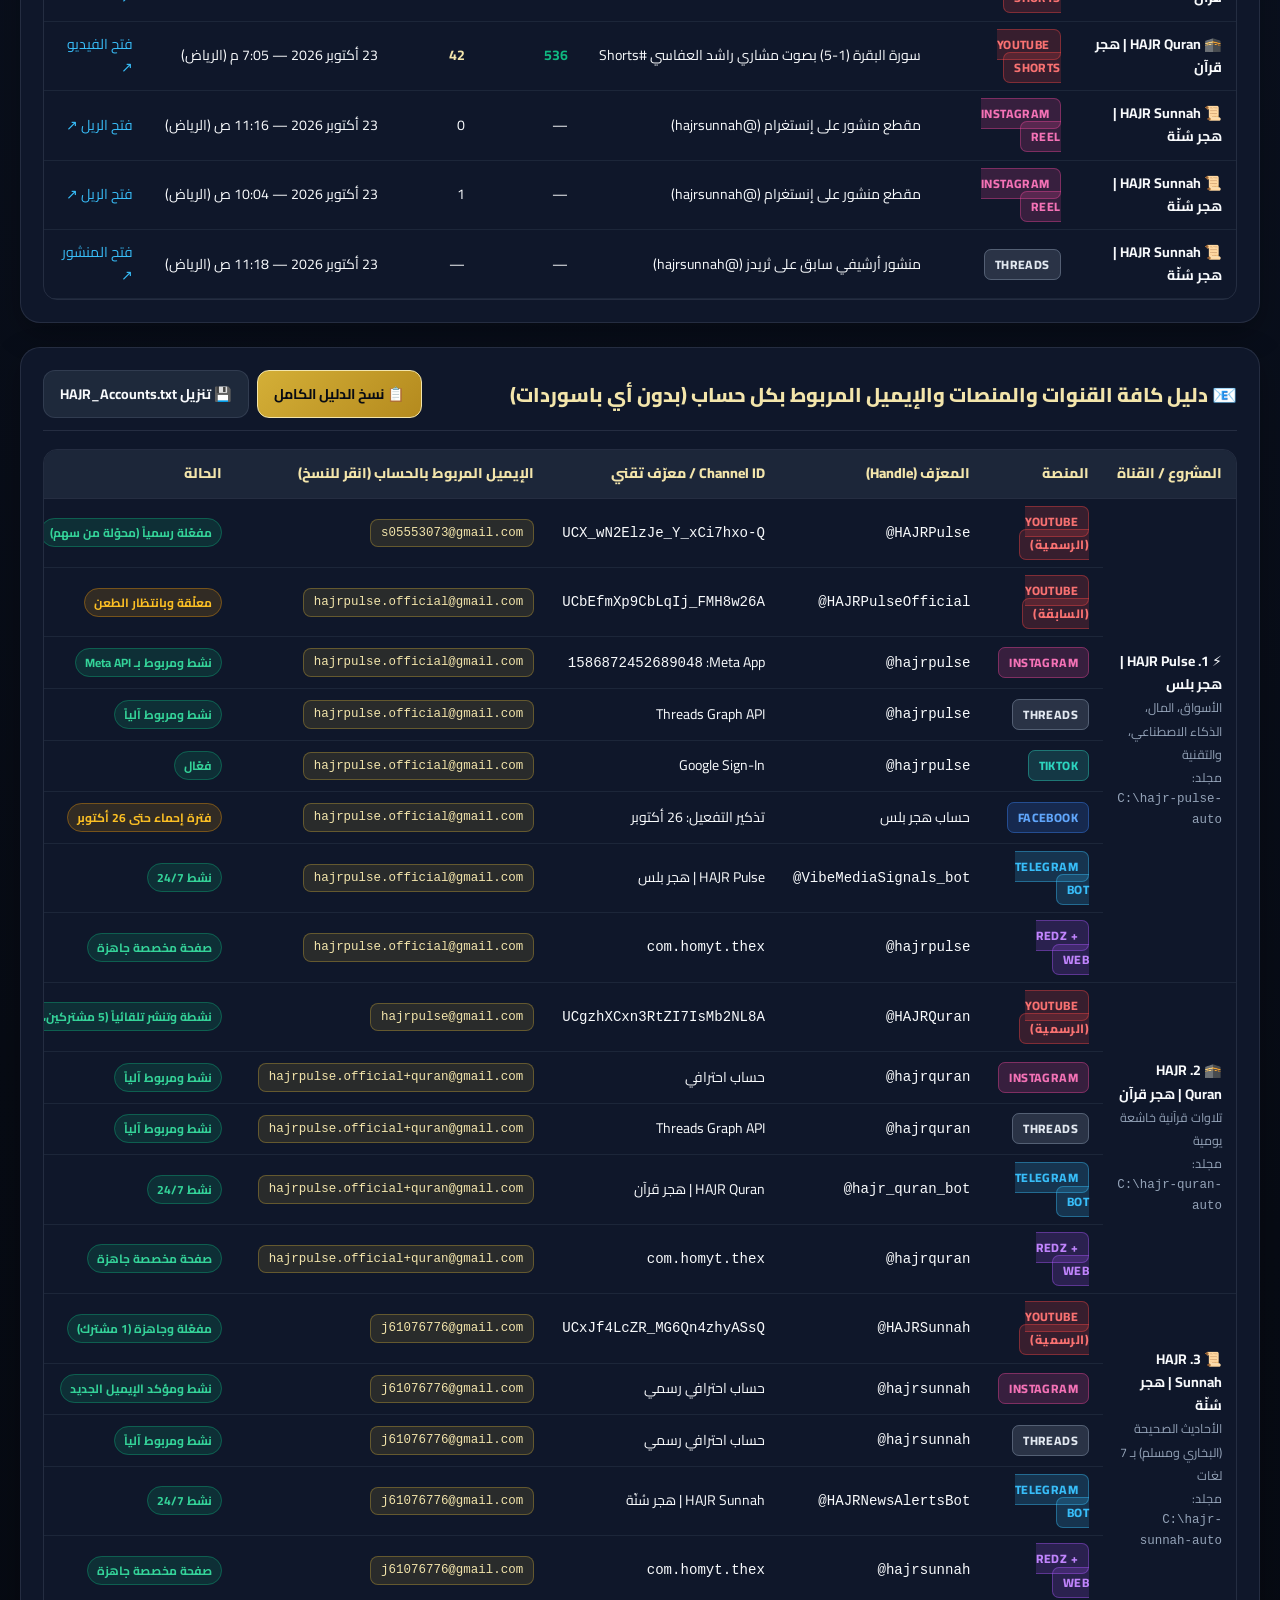
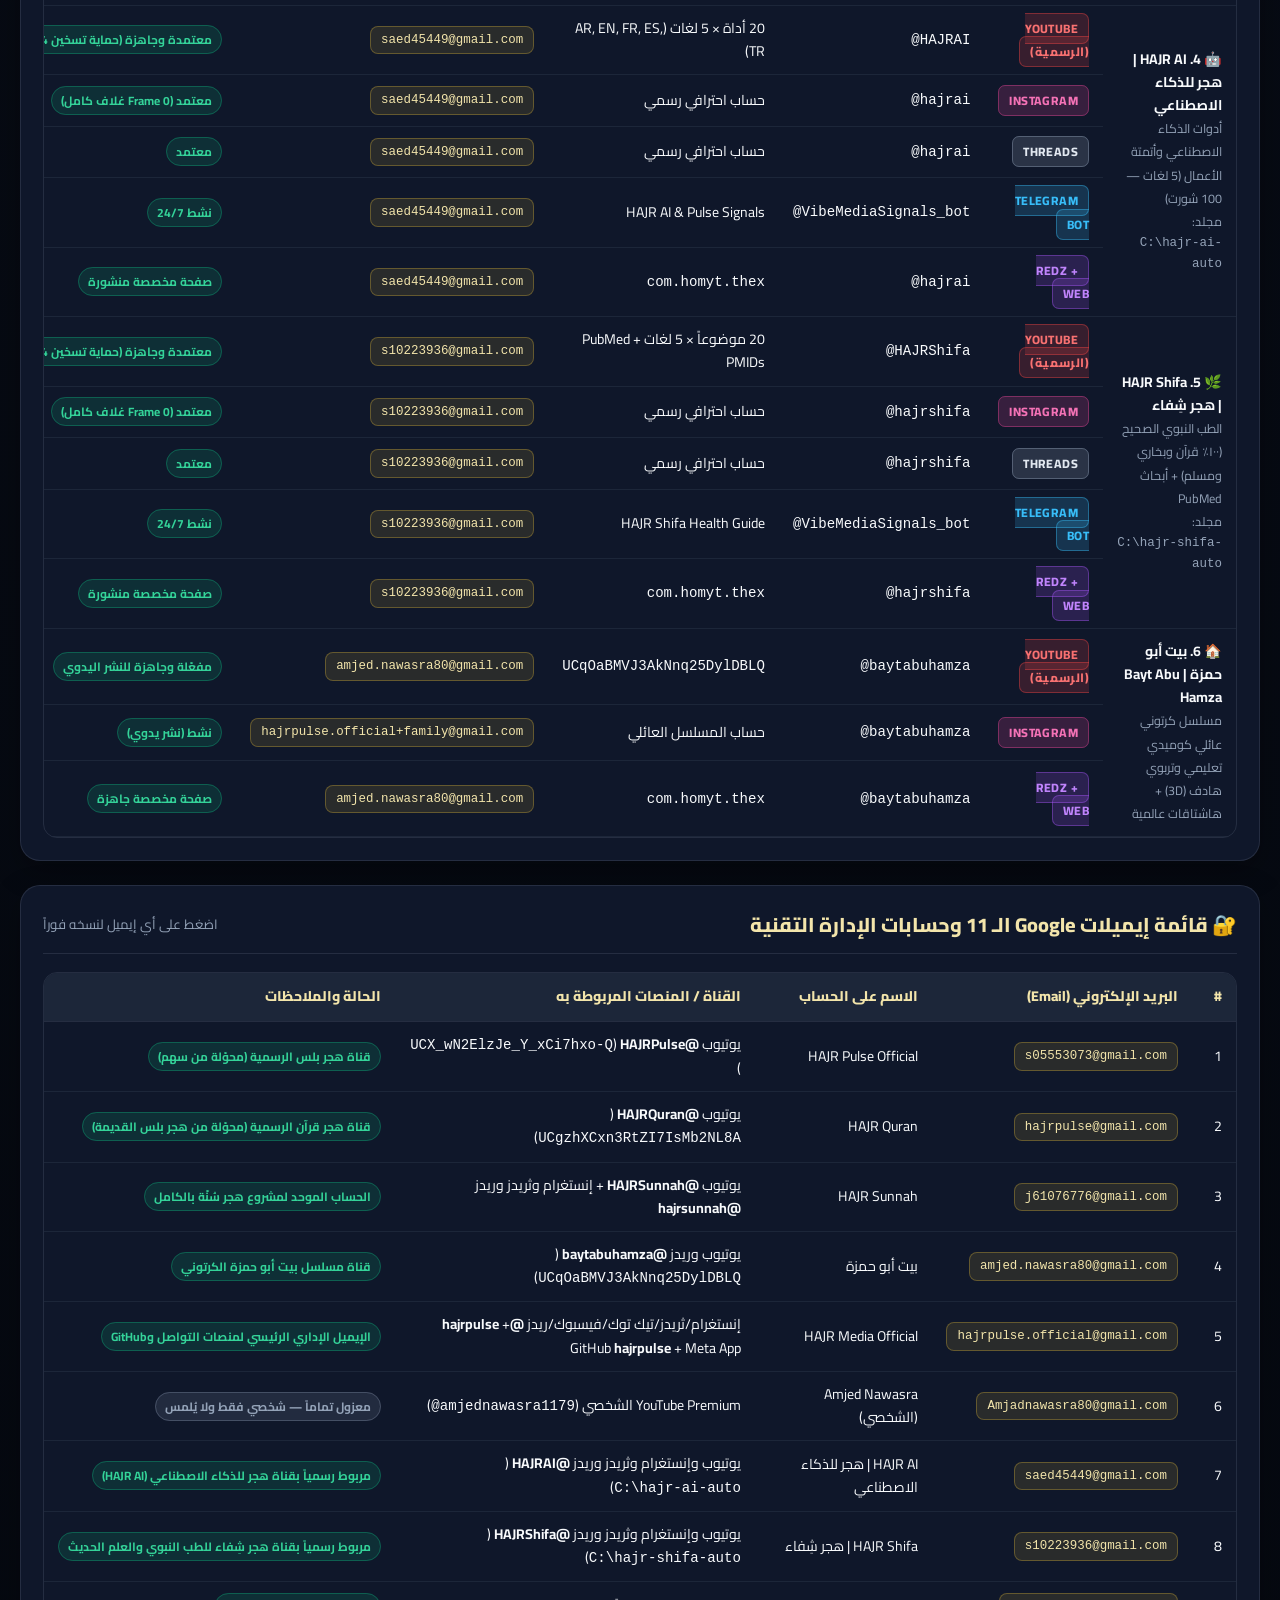
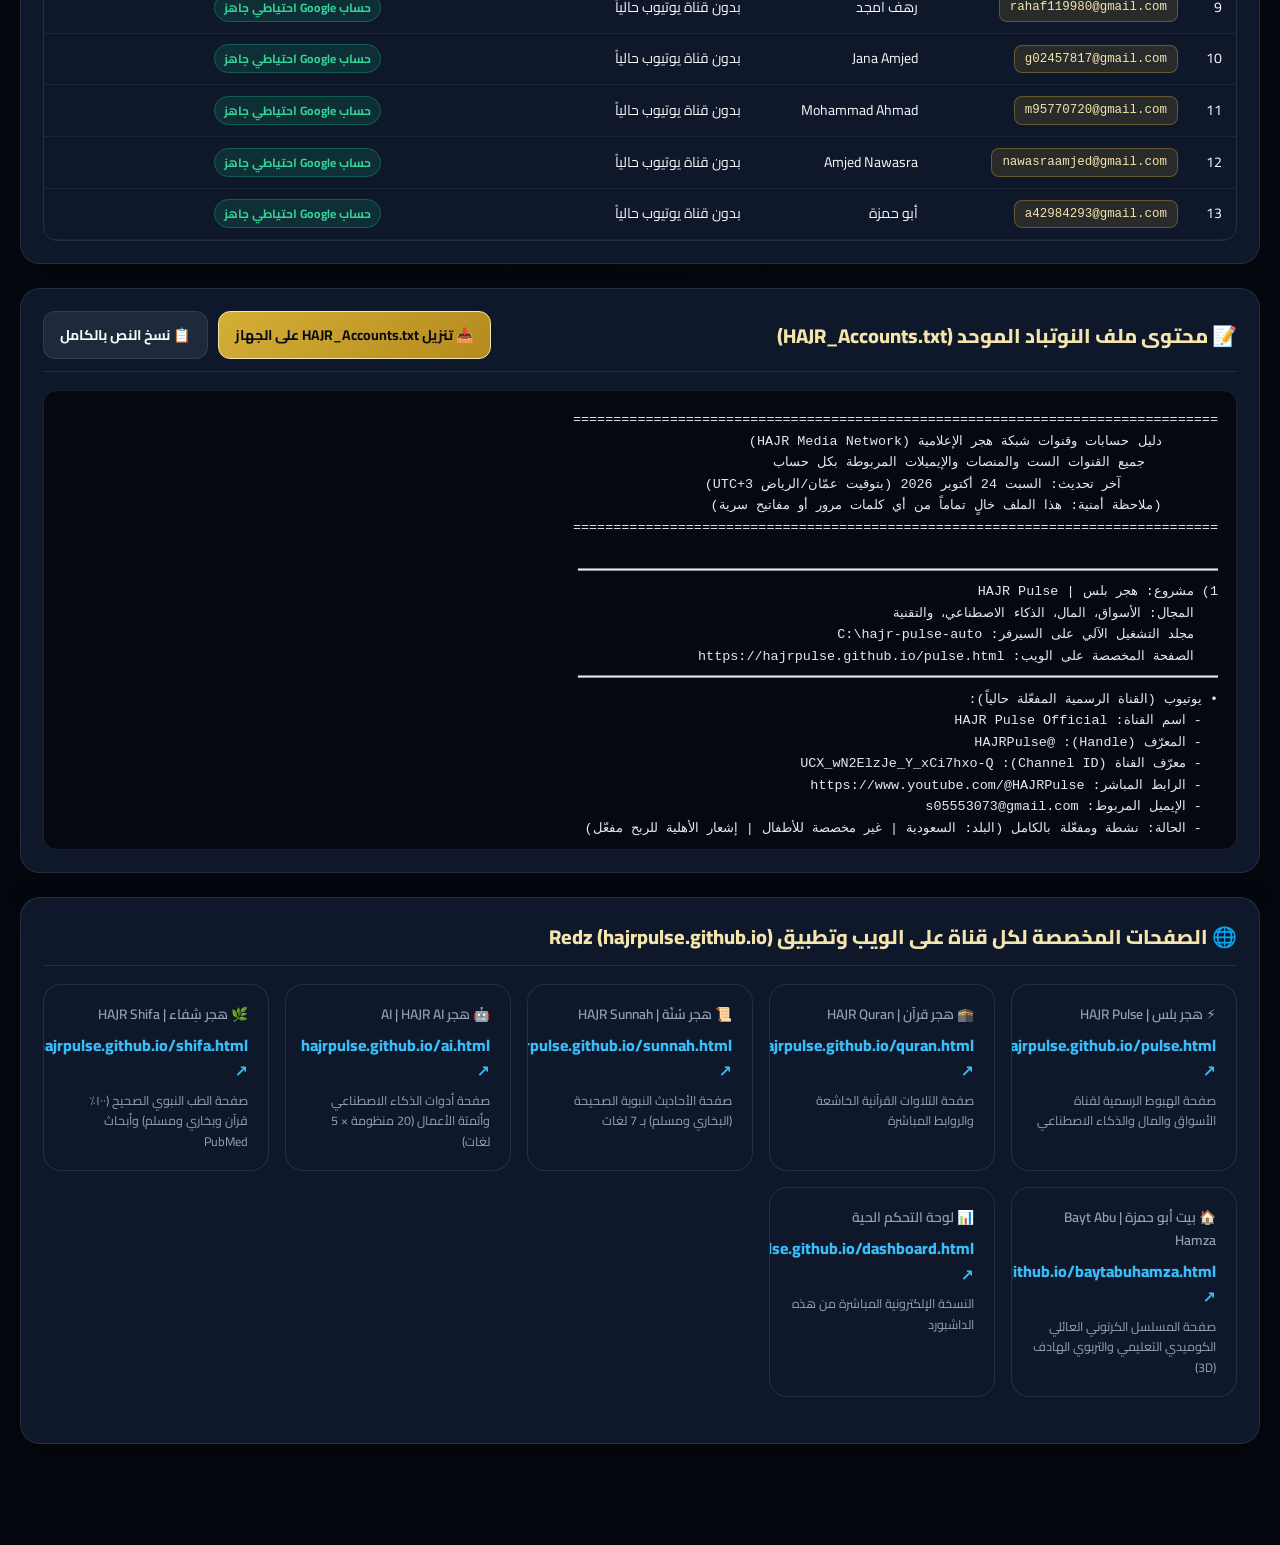
<file: dashboard.html>
<!DOCTYPE html>
<html lang="ar" dir="rtl">
<head>
  <meta charset="UTF-8" />
  <meta name="viewport" content="width=device-width, initial-scale=1.0" />
  <title>لوحة تحكم شبكة هجر الإعلامية | HAJR Media Network Dashboard</title>
  <link rel="preconnect" href="https://fonts.googleapis.com">
  <link rel="preconnect" href="https://fonts.gstatic.com" crossorigin>
  <link href="https://fonts.googleapis.com/css2?family=Cairo:wght@400;600;700;800;900&display=swap" rel="stylesheet">
  <style>
    :root {
      --bg: #070b14;
      --bg-card: #0f172a;
      --bg-card-hover: #131f38;
      --bg-elevated: #1e293b;
      --border: rgba(148, 163, 184, 0.16);
      --gold: #d4af37;
      --gold-light: #f3e5ab;
      --cyan: #38bdf8;
      --emerald: #10b981;
      --amber: #f59e0b;
      --rose: #f43f5e;
      --violet: #a855f7;
      --text: #f8fafc;
      --text-muted: #94a3b8;
    }
    * { box-sizing: border-box; margin: 0; padding: 0; }
    body {
      font-family: 'Cairo', system-ui, -apple-system, BlinkMacSystemFont, "Segoe UI", sans-serif;
      background: radial-gradient(circle at top right, #111c35 0%, #070b14 55%, #04070d 100%);
      color: var(--text);
      min-height: 100vh;
      line-height: 1.65;
      padding-bottom: 60px;
    }
    a { color: var(--cyan); text-decoration: none; transition: 0.2s; }
    a:hover { color: var(--gold-light); text-decoration: underline; }
    .container { max-width: 1380px; margin: 0 auto; padding: 24px 20px; }
    
    /* Header */
    .hero {
      background: linear-gradient(135deg, rgba(15, 23, 42, 0.95), rgba(30, 41, 59, 0.88));
      border: 1px solid rgba(212, 175, 55, 0.35);
      border-radius: 22px;
      padding: 26px 28px;
      box-shadow: 0 20px 50px rgba(0, 0, 0, 0.45);
      display: flex;
      flex-wrap: wrap;
      justify-content: space-between;
      align-items: center;
      gap: 20px;
      margin-bottom: 24px;
      position: relative;
      overflow: hidden;
    }
    .hero::before {
      content: "";
      position: absolute;
      top: 0; right: 0; left: 0; height: 4px;
      background: linear-gradient(90deg, var(--gold), var(--emerald), var(--cyan), var(--violet));
    }
    .hero-title h1 {
      font-size: 1.85rem;
      font-weight: 900;
      background: linear-gradient(90deg, #ffffff, var(--gold-light), var(--gold));
      -webkit-background-clip: text;
      -webkit-text-fill-color: transparent;
      margin-bottom: 6px;
    }
    .hero-subtitle {
      color: var(--text-muted);
      font-size: 0.95rem;
      display: flex;
      flex-wrap: wrap;
      gap: 14px;
      align-items: center;
    }
    .badge-live {
      display: inline-flex;
      align-items: center;
      gap: 7px;
      background: rgba(16, 185, 129, 0.14);
      border: 1px solid rgba(16, 185, 129, 0.4);
      color: #34d399;
      padding: 4px 12px;
      border-radius: 999px;
      font-size: 0.82rem;
      font-weight: 700;
    }
    .dot-pulse {
      width: 8px; height: 8px;
      background: #10b981;
      border-radius: 50%;
      box-shadow: 0 0 10px #10b981;
    }
    .hero-actions {
      display: flex;
      flex-wrap: wrap;
      gap: 10px;
    }
    .btn {
      display: inline-flex;
      align-items: center;
      gap: 8px;
      padding: 10px 16px;
      border-radius: 12px;
      font-family: inherit;
      font-weight: 700;
      font-size: 0.88rem;
      cursor: pointer;
      border: 1px solid var(--border);
      background: var(--bg-elevated);
      color: var(--text);
      transition: all 0.2s;
      text-decoration: none !important;
    }
    .btn:hover {
      transform: translateY(-1px);
      border-color: var(--gold);
      background: #26354d;
    }
    .btn-gold {
      background: linear-gradient(135deg, #d4af37, #b48a1e);
      color: #070b14;
      border-color: #f3e5ab;
    }
    .btn-gold:hover {
      background: linear-gradient(135deg, #e5c349, #c89b24);
      color: #070b14;
    }
    .btn-emerald {
      background: rgba(16, 185, 129, 0.16);
      border-color: rgba(16, 185, 129, 0.45);
      color: #34d399;
    }

    /* KPI Grid */
    .kpi-grid {
      display: grid;
      grid-template-columns: repeat(auto-fit, minmax(210px, 1fr));
      gap: 16px;
      margin-bottom: 24px;
    }
    .kpi-card {
      background: var(--bg-card);
      border: 1px solid var(--border);
      border-radius: 18px;
      padding: 18px 20px;
      position: relative;
      overflow: hidden;
    }
    .kpi-label { color: var(--text-muted); font-size: 0.86rem; font-weight: 600; margin-bottom: 6px; }
    .kpi-val { font-size: 2rem; font-weight: 900; line-height: 1.15; font-variant-numeric: tabular-nums; }
    .kpi-sub { color: var(--text-muted); font-size: 0.78rem; margin-top: 6px; }

    /* Navigation Tabs */
    .nav-tabs {
      display: flex;
      flex-wrap: wrap;
      gap: 10px;
      margin-bottom: 22px;
      background: rgba(15, 23, 42, 0.75);
      padding: 8px;
      border-radius: 16px;
      border: 1px solid var(--border);
    }
    .nav-tab {
      padding: 10px 18px;
      border-radius: 11px;
      font-family: inherit;
      font-weight: 800;
      font-size: 0.92rem;
      cursor: pointer;
      border: 1px solid transparent;
      background: transparent;
      color: var(--text-muted);
      transition: 0.2s;
    }
    .nav-tab:hover { color: var(--text); background: rgba(255,255,255,0.04); }
    .nav-tab.active {
      background: linear-gradient(135deg, rgba(212, 175, 55, 0.22), rgba(56, 189, 248, 0.14));
      border-color: var(--gold);
      color: var(--gold-light);
    }

    /* Filter Pills */
    .filter-bar {
      display: flex;
      flex-wrap: wrap;
      gap: 8px;
      align-items: center;
      margin-bottom: 18px;
    }
    .filter-pill {
      padding: 6px 14px;
      border-radius: 999px;
      font-family: inherit;
      font-size: 0.83rem;
      font-weight: 700;
      cursor: pointer;
      border: 1px solid var(--border);
      background: var(--bg-card);
      color: var(--text-muted);
      transition: 0.18s;
    }
    .filter-pill.active, .filter-pill:hover {
      border-color: var(--cyan);
      color: var(--text);
      background: rgba(56, 189, 248, 0.15);
    }

    /* Section Panels */
    .panel {
      background: var(--bg-card);
      border: 1px solid var(--border);
      border-radius: 20px;
      padding: 22px;
      margin-bottom: 24px;
      box-shadow: 0 10px 30px rgba(0,0,0,0.28);
    }
    .panel-header {
      display: flex;
      flex-wrap: wrap;
      justify-content: space-between;
      align-items: center;
      gap: 12px;
      margin-bottom: 18px;
      padding-bottom: 12px;
      border-bottom: 1px solid var(--border);
    }
    .panel-title {
      font-size: 1.25rem;
      font-weight: 800;
      color: var(--gold-light);
      display: flex;
      align-items: center;
      gap: 10px;
    }

    /* Channel Cards Grid */
    .channels-grid {
      display: grid;
      grid-template-columns: repeat(auto-fit, minmax(380px, 1fr));
      gap: 18px;
    }
    .channel-card {
      background: rgba(30, 41, 59, 0.55);
      border: 1px solid var(--border);
      border-radius: 18px;
      padding: 20px;
      transition: 0.2s;
    }
    .channel-card:hover {
      border-color: rgba(212, 175, 55, 0.45);
      background: rgba(30, 41, 59, 0.8);
    }
    .channel-top {
      display: flex;
      justify-content: space-between;
      align-items: flex-start;
      gap: 12px;
      margin-bottom: 14px;
    }
    .channel-name { font-size: 1.2rem; font-weight: 900; color: #fff; }
    .channel-desc { font-size: 0.84rem; color: var(--text-muted); margin-top: 2px; }
    .email-chip {
      display: inline-flex;
      align-items: center;
      gap: 6px;
      background: rgba(212, 175, 55, 0.13);
      border: 1px solid rgba(212, 175, 55, 0.35);
      color: var(--gold-light);
      padding: 3px 10px;
      border-radius: 8px;
      font-size: 0.78rem;
      font-family: monospace;
      direction: ltr;
      cursor: pointer;
    }
    .email-chip:hover { background: rgba(212, 175, 55, 0.25); }

    .platform-list {
      display: flex;
      flex-direction: column;
      gap: 10px;
      margin-top: 14px;
    }
    .plat-row {
      background: rgba(15, 23, 42, 0.75);
      border: 1px solid var(--border);
      border-radius: 12px;
      padding: 10px 14px;
      display: flex;
      flex-wrap: wrap;
      justify-content: space-between;
      align-items: center;
      gap: 10px;
    }
    .plat-left { display: flex; align-items: center; gap: 10px; flex-wrap: wrap; }
    .plat-badge {
      padding: 3px 10px;
      border-radius: 7px;
      font-size: 0.76rem;
      font-weight: 800;
      text-transform: uppercase;
      letter-spacing: 0.4px;
    }
    .plat-youtube { background: rgba(239, 68, 68, 0.18); color: #f87171; border: 1px solid rgba(239,68,68,0.4); }
    .plat-instagram { background: rgba(236, 72, 153, 0.18); color: #f472b6; border: 1px solid rgba(236,72,153,0.4); }
    .plat-threads { background: rgba(148, 163, 184, 0.2); color: #e2e8f0; border: 1px solid rgba(148,163,184,0.4); }
    .plat-tiktok { background: rgba(45, 212, 191, 0.18); color: #2dd4bf; border: 1px solid rgba(45,212,191,0.4); }
    .plat-telegram { background: rgba(56, 189, 248, 0.18); color: #38bdf8; border: 1px solid rgba(56,189,248,0.4); }
    .plat-redz { background: rgba(168, 85, 247, 0.18); color: #c084fc; border: 1px solid rgba(168,85,247,0.4); }
    .plat-facebook { background: rgba(59, 130, 246, 0.18); color: #60a5fa; border: 1px solid rgba(59,130,246,0.4); }

    .plat-metrics {
      display: flex;
      gap: 14px;
      font-size: 0.82rem;
      color: var(--text-muted);
      font-variant-numeric: tabular-nums;
    }
    .plat-metrics b { color: var(--text); font-weight: 800; }

    /* Tables */
    .table-wrap { overflow-x: auto; border-radius: 14px; border: 1px solid var(--border); }
    table { width: 100%; border-collapse: collapse; text-align: right; font-size: 0.88rem; }
    th {
      background: rgba(30, 41, 59, 0.9);
      color: var(--gold-light);
      font-weight: 800;
      padding: 12px 14px;
      border-bottom: 1px solid var(--border);
      white-space: nowrap;
    }
    td {
      padding: 11px 14px;
      border-bottom: 1px solid rgba(148, 163, 184, 0.1);
      vertical-align: middle;
    }
    tr:hover td { background: rgba(255, 255, 255, 0.025); }
    .ltr { direction: ltr; display: inline-block; font-family: monospace; }
    .status-ok {
      background: rgba(16, 185, 129, 0.15);
      color: #34d399;
      border: 1px solid rgba(16, 185, 129, 0.35);
      padding: 2px 9px;
      border-radius: 999px;
      font-size: 0.75rem;
      font-weight: 700;
      white-space: nowrap;
    }
    .status-warn {
      background: rgba(245, 158, 11, 0.15);
      color: #fbbf24;
      border: 1px solid rgba(245, 158, 11, 0.35);
      padding: 2px 9px;
      border-radius: 999px;
      font-size: 0.75rem;
      font-weight: 700;
      white-space: nowrap;
    }
    .status-arch {
      background: rgba(148, 163, 184, 0.15);
      color: #94a3b8;
      border: 1px solid rgba(148, 163, 184, 0.3);
      padding: 2px 9px;
      border-radius: 999px;
      font-size: 0.75rem;
      font-weight: 700;
      white-space: nowrap;
    }

    /* Bar Chart */
    .chart-row {
      display: grid;
      grid-template-columns: 180px 1fr 95px;
      align-items: center;
      gap: 12px;
      margin-bottom: 10px;
    }
    .chart-bar-bg {
      height: 12px;
      background: rgba(255,255,255,0.06);
      border-radius: 999px;
      overflow: hidden;
    }
    .chart-bar-fill {
      height: 100%;
      border-radius: 999px;
      background: linear-gradient(90deg, var(--gold), var(--emerald));
    }

    pre.notepad-preview {
      background: #050811;
      border: 1px solid var(--border);
      border-radius: 14px;
      padding: 18px;
      color: #e2e8f0;
      font-family: "Consolas", "Courier New", monospace;
      font-size: 0.84rem;
      max-height: 460px;
      overflow-y: auto;
      white-space: pre-wrap;
      line-height: 1.6;
    }

    .toast {
      position: fixed;
      bottom: 24px;
      left: 24px;
      background: #10b981;
      color: #04130d;
      font-weight: 800;
      padding: 12px 20px;
      border-radius: 12px;
      box-shadow: 0 10px 30px rgba(0,0,0,0.45);
      display: none;
      z-index: 9999;
    }

    @media (max-width: 768px) {
      .channels-grid { grid-template-columns: 1fr; }
      .chart-row { grid-template-columns: 120px 1fr 70px; }
      .hero-title h1 { font-size: 1.4rem; }
    }
  </style>
</head>
<body>
  <div class="container">
    <!-- Hero Header -->
    <header class="hero">
      <div class="hero-title">
        <div style="display:flex; align-items:center; gap:10px; margin-bottom:8px;">
          <span class="badge-live"><span class="dot-pulse"></span> متزامن ومحدّث (بدون كلمات مرور)</span>
          <span style="color:var(--gold); font-weight:700; font-size:0.85rem;">توقيت الرياض (UTC+3)</span>
        </div>
        <h1>لوحة تحكم شبكة هجر الإعلامية | HAJR Media Network</h1>
        <div class="hero-subtitle">
          <span>إدارة شاملة لكل القنوات والحسابات والإيميلات المربوطة وإحصاءات الأداء الحية</span>
          <span>•</span>
          <span id="last-updated-label">آخر تحديث: 24 أكتوبر 2026 — 9:25 م (بتوقيت الرياض)</span>
        </div>
      </div>
      <div class="hero-actions">
        <button class="btn btn-gold" onclick="downloadNotepad()">📄 تحميل ملف النوتباد (HAJR_Accounts.txt)</button>
        <button class="btn btn-emerald" onclick="refreshLiveStats()">🔄 تحديث الإحصاءات الحية</button>
        <a class="btn" href="https://hajrpulse.github.io/" target="_blank" rel="noopener">🌐 البوابة الرئيسية (hajrpulse.github.io)</a>
      </div>
    </header>

    <!-- Top KPIs -->
    <section class="kpi-grid" id="kpi-container">
      <div class="kpi-card">
        <div class="kpi-label">إجمالي المشتركين والمتابعين</div>
        <div class="kpi-val" style="color:var(--gold-light);" id="kpi-subs">7</div>
        <div class="kpi-sub">5 في هجر قرآن • 1 هجر بلس • 1 هجر سُنّة</div>
      </div>
      <div class="kpi-card">
        <div class="kpi-label">إجمالي مشاهدات يوتيوب الأخيرة</div>
        <div class="kpi-val" style="color:var(--emerald);" id="kpi-views">619</div>
        <div class="kpi-sub">تتصدرها سورة البقرة (1-5) العفاسي بـ 536 مشاهدة</div>
      </div>
      <div class="kpi-card">
        <div class="kpi-label">إجمالي التفاعلات والإعجابات</div>
        <div class="kpi-val" style="color:var(--cyan);" id="kpi-likes">59</div>
        <div class="kpi-sub">59 إعجاب يوتيوب شورتس + 1 إنستغرام</div>
      </div>
      <div class="kpi-card">
        <div class="kpi-label">المقاطع والمنشورات المنشورة</div>
        <div class="kpi-val" style="color:var(--amber);" id="kpi-posts">6</div>
        <div class="kpi-sub">2 شورتس هجر قرآن + 4 ريلز/ثريدز</div>
      </div>
      <div class="kpi-card">
        <div class="kpi-label">المشاريع والقنوات المربوطة</div>
        <div class="kpi-val" style="color:var(--violet);">4 مشاريع</div>
        <div class="kpi-sub">21 حساب منصة + 11 إيميل Google موثق</div>
      </div>
    </section>

    <!-- View Mode Switcher -->
    <nav class="nav-tabs">
      <button class="nav-tab active" onclick="switchTab('tab-all', this)">📊 الشامل (الإحصاءات + دليل الحسابات والإيميلات)</button>
      <button class="nav-tab" onclick="switchTab('tab-directory', this)">📧 دليل الحسابات والإيميلات المربوطة (جدول تفصيلي)</button>
      <button class="nav-tab" onclick="switchTab('tab-notepad', this)">📝 ملف النوتباد (HAJR_Accounts.txt)</button>
      <button class="nav-tab" onclick="switchTab('tab-pages', this)">🔗 صفحات القنوات وروابط Redz</button>
    </nav>

    <!-- SECTION 1: LIVE PERFORMANCE & CHANNELS -->
    <div id="section-performance">
      <div class="panel">
        <div class="panel-header">
          <div class="panel-title">📈 أداء القنوات والمنصات الحي (Live Channels & Platforms)</div>
          <div class="filter-bar" id="channel-filters">
            <button class="filter-pill active" onclick="filterChannels('ALL', this)">كل القنوات (6)</button>
            <button class="filter-pill" onclick="filterChannels('Pulse', this)">⚡ HAJR Pulse | هجر بلس</button>
            <button class="filter-pill" onclick="filterChannels('Quran', this)">🕋 HAJR Quran | هجر قرآن</button>
            <button class="filter-pill" onclick="filterChannels('Sunnah', this)">📜 HAJR Sunnah | هجر سُنّة</button>
            <button class="filter-pill" onclick="filterChannels('AI', this)">🤖 HAJR AI | هجر للذكاء الاصطناعي</button>
            <button class="filter-pill" onclick="filterChannels('Shifa', this)">🌿 HAJR Shifa | هجر شِفاء</button>
            <button class="filter-pill" onclick="filterChannels('BaytAbuHamza', this)">🏠 بيت أبو حمزة</button>
          </div>
        </div>

        <!-- Visual Comparison Chart -->
        <div style="margin-bottom:24px; background:rgba(15,23,42,0.65); padding:16px 18px; border-radius:14px; border:1px solid var(--border);">
          <div style="font-weight:800; font-size:0.92rem; color:var(--gold-light); margin-bottom:12px;">مقارنة المشاهدات والمشتركين حسب القناة (YouTube & Social)</div>
          <div class="chart-row">
            <div style="font-weight:700; font-size:0.86rem;">🕋 هجر قرآن (مشاهدات)</div>
            <div class="chart-bar-bg"><div class="chart-bar-fill" style="width:100%;"></div></div>
            <div style="text-align:left; font-weight:800; color:var(--emerald);">626 مشاهدة</div>
          </div>
          <div class="chart-row">
            <div style="font-weight:700; font-size:0.86rem;">🕋 هجر قرآن (إعجابات)</div>
            <div class="chart-bar-bg"><div class="chart-bar-fill" style="width:45%; background:linear-gradient(90deg, var(--cyan), var(--emerald));"></div></div>
            <div style="text-align:left; font-weight:800; color:var(--cyan);">59 إعجاب</div>
          </div>
          <div class="chart-row">
            <div style="font-weight:700; font-size:0.86rem;">🕋 هجر قرآن (مشتركون)</div>
            <div class="chart-bar-bg"><div class="chart-bar-fill" style="width:28%; background:var(--gold);"></div></div>
            <div style="text-align:left; font-weight:800; color:var(--gold-light);">5 مشتركين</div>
          </div>
          <div class="chart-row">
            <div style="font-weight:700; font-size:0.86rem;">⚡ هجر بلس (مشتركون)</div>
            <div class="chart-bar-bg"><div class="chart-bar-fill" style="width:10%; background:var(--cyan);"></div></div>
            <div style="text-align:left; font-weight:800; color:var(--text);">1 مشترك</div>
          </div>
          <div class="chart-row" style="margin-bottom:0;">
            <div style="font-weight:700; font-size:0.86rem;">📜 هجر سُنّة (مشتركون)</div>
            <div class="chart-bar-bg"><div class="chart-bar-fill" style="width:10%; background:var(--violet);"></div></div>
            <div style="text-align:left; font-weight:800; color:var(--text);">1 مشترك</div>
          </div>
        </div>

        <!-- Channels Cards -->
        <div class="channels-grid" id="channels-cards-container"></div>
      </div>

      <!-- Recent Published Videos/Posts Table -->
      <div class="panel">
        <div class="panel-header">
          <div class="panel-title">🎬 أحدث الفيديوهات والمنشورات المنشورة (Live Posts Feed)</div>
          <span style="font-size:0.83rem; color:var(--text-muted);">جميع التوقيتات معروضة بتوقيت الرياض (UTC+3)</span>
        </div>
        <div class="table-wrap">
          <table>
            <thead>
              <tr>
                <th>القناة</th>
                <th>المنصة</th>
                <th>عنوان المقطع / المنشور</th>
                <th>المشاهدات</th>
                <th>الإعجابات</th>
                <th>تاريخ النشر (بتوقيت الرياض)</th>
                <th>الرابط</th>
              </tr>
            </thead>
            <tbody id="recent-posts-tbody">
              <tr>
                <td><b>📜 HAJR Sunnah | هجر سُنّة</b></td>
                <td><span class="plat-badge plat-youtube">YouTube Shorts</span></td>
                <td>حديث «إنما الأعمال بالنيات» (متفق عليه — البخاري ومسلم) #Shorts</td>
                <td><b style="color:var(--emerald);">جديد</b></td>
                <td><b style="color:var(--gold-light);">—</b></td>
                <td>24 أكتوبر 2026 — 9:15 م (عمّان/الرياض)</td>
                <td><a href="https://www.youtube.com/shorts/oIp0v9V1x9Y" target="_blank" rel="noopener">فتح الفيديو ↗</a></td>
              </tr>
              <tr>
                <td><b>🕋 HAJR Quran | هجر قرآن</b></td>
                <td><span class="plat-badge plat-youtube">YouTube Shorts</span></td>
                <td>سورة البقرة (6-9) بصوت أحمد بن علي العجمي #Shorts</td>
                <td><b style="color:var(--emerald);">83</b></td>
                <td><b style="color:var(--gold-light);">16</b></td>
                <td>24 أكتوبر 2026 — 6:49 م (الرياض)</td>
                <td><a href="https://youtube.com/shorts/42ixawDwY8Q" target="_blank" rel="noopener">فتح الفيديو ↗</a></td>
              </tr>
              <tr>
                <td><b>🕋 HAJR Quran | هجر قرآن</b></td>
                <td><span class="plat-badge plat-youtube">YouTube Shorts</span></td>
                <td>سورة البقرة (1-5) بصوت مشاري راشد العفاسي #Shorts</td>
                <td><b style="color:var(--emerald);">536</b></td>
                <td><b style="color:var(--gold-light);">42</b></td>
                <td>23 أكتوبر 2026 — 7:05 م (الرياض)</td>
                <td><a href="https://youtube.com/shorts/rkrExUj7xLI" target="_blank" rel="noopener">فتح الفيديو ↗</a></td>
              </tr>
              <tr>
                <td><b>📜 HAJR Sunnah | هجر سُنّة</b></td>
                <td><span class="plat-badge plat-instagram">Instagram Reel</span></td>
                <td>مقطع منشور على إنستغرام (@hajrsunnah)</td>
                <td>—</td>
                <td>0</td>
                <td>23 أكتوبر 2026 — 11:16 ص (الرياض)</td>
                <td><a href="https://www.instagram.com/reel/De4yFUzPpXF/" target="_blank" rel="noopener">فتح الريل ↗</a></td>
              </tr>
              <tr>
                <td><b>📜 HAJR Sunnah | هجر سُنّة</b></td>
                <td><span class="plat-badge plat-instagram">Instagram Reel</span></td>
                <td>مقطع منشور على إنستغرام (@hajrsunnah)</td>
                <td>—</td>
                <td>1</td>
                <td>23 أكتوبر 2026 — 10:04 ص (الرياض)</td>
                <td><a href="https://www.instagram.com/reel/De4yFUzPpXF/" target="_blank" rel="noopener">فتح الريل ↗</a></td>
              </tr>
              <tr>
                <td><b>📜 HAJR Sunnah | هجر سُنّة</b></td>
                <td><span class="plat-badge plat-threads">Threads</span></td>
                <td>منشور أرشيفي سابق على ثريدز (@hajrsunnah)</td>
                <td>—</td>
                <td>—</td>
                <td>23 أكتوبر 2026 — 11:18 ص (الرياض)</td>
                <td><a href="https://www.threads.com/@hajrsunnah/post/De4yVZBDgZ0" target="_blank" rel="noopener">فتح المنشور ↗</a></td>
              </tr>
            </tbody>
          </table>
        </div>
      </div>
    </div>

    <!-- SECTION 2: COMPLETE ACCOUNT & LINKED EMAIL DIRECTORY -->
    <div id="section-directory">
      <div class="panel">
        <div class="panel-header">
          <div class="panel-title">📧 دليل كافة القنوات والمنصات والإيميل المربوط بكل حساب (بدون أي باسوردات)</div>
          <div style="display:flex; gap:8px; flex-wrap:wrap;">
            <button class="btn btn-gold" onclick="copyAllAccounts()">📋 نسخ الدليل الكامل</button>
            <button class="btn" onclick="downloadNotepad()">💾 تنزيل HAJR_Accounts.txt</button>
          </div>
        </div>
        <div class="table-wrap">
          <table>
            <thead>
              <tr>
                <th>المشروع / القناة</th>
                <th>المنصة</th>
                <th>المعرّف (Handle)</th>
                <th>Channel ID / معرّف تقني</th>
                <th>الإيميل المربوط بالحساب (انقر للنسخ)</th>
                <th>الحالة</th>
                <th>الرابط المباشر</th>
              </tr>
            </thead>
            <tbody>
              <!-- 1. HAJR Pulse -->
              <tr>
                <td rowspan="8"><b>⚡ 1. HAJR Pulse | هجر بلس</b><br><span style="font-size:0.78rem; color:var(--text-muted);">الأسواق، المال، الذكاء الاصطناعي، والتقنية<br>مجلد: <span class="ltr">C:\hajr-pulse-auto</span></span></td>
                <td><span class="plat-badge plat-youtube">YouTube (الرسمية)</span></td>
                <td><span class="ltr">@HAJRPulse</span></td>
                <td><span class="ltr">UCX_wN2ElzJe_Y_xCi7hxo-Q</span></td>
                <td><span class="email-chip" onclick="copyText('s05553073@gmail.com')">s05553073@gmail.com</span></td>
                <td><span class="status-ok">مفعّلة رسمياً (محوّلة من سهم)</span></td>
                <td><a href="https://www.youtube.com/@HAJRPulse" target="_blank" rel="noopener">youtube.com/@HAJRPulse ↗</a></td>
              </tr>
              <tr>
                <td><span class="plat-badge plat-youtube">YouTube (السابقة)</span></td>
                <td><span class="ltr">@HAJRPulseOfficial</span></td>
                <td><span class="ltr">UCbEfmXp9CbLqIj_FMH8w26A</span></td>
                <td><span class="email-chip" onclick="copyText('hajrpulse.official@gmail.com')">hajrpulse.official@gmail.com</span></td>
                <td><span class="status-warn">معلّقة وبانتظار الطعن</span></td>
                <td><a href="https://www.youtube.com/channel/UCbEfmXp9CbLqIj_FMH8w26A" target="_blank" rel="noopener">رابط القناة ↗</a></td>
              </tr>
              <tr>
                <td><span class="plat-badge plat-instagram">Instagram</span></td>
                <td><span class="ltr">@hajrpulse</span></td>
                <td>Meta App: <span class="ltr">1586872452689048</span></td>
                <td><span class="email-chip" onclick="copyText('hajrpulse.official@gmail.com')">hajrpulse.official@gmail.com</span></td>
                <td><span class="status-ok">نشط ومربوط بـ Meta API</span></td>
                <td><a href="https://www.instagram.com/hajrpulse/" target="_blank" rel="noopener">instagram.com/hajrpulse ↗</a></td>
              </tr>
              <tr>
                <td><span class="plat-badge plat-threads">Threads</span></td>
                <td><span class="ltr">@hajrpulse</span></td>
                <td>Threads Graph API</td>
                <td><span class="email-chip" onclick="copyText('hajrpulse.official@gmail.com')">hajrpulse.official@gmail.com</span></td>
                <td><span class="status-ok">نشط ومربوط آلياً</span></td>
                <td><a href="https://www.threads.net/@hajrpulse" target="_blank" rel="noopener">threads.net/@hajrpulse ↗</a></td>
              </tr>
              <tr>
                <td><span class="plat-badge plat-tiktok">TikTok</span></td>
                <td><span class="ltr">@hajrpulse</span></td>
                <td>Google Sign-In</td>
                <td><span class="email-chip" onclick="copyText('hajrpulse.official@gmail.com')">hajrpulse.official@gmail.com</span></td>
                <td><span class="status-ok">فعّال</span></td>
                <td><a href="https://www.tiktok.com/@hajrpulse" target="_blank" rel="noopener">tiktok.com/@hajrpulse ↗</a></td>
              </tr>
              <tr>
                <td><span class="plat-badge plat-facebook">Facebook</span></td>
                <td>حساب هجر بلس</td>
                <td>تذكير التفعيل: 26 أكتوبر</td>
                <td><span class="email-chip" onclick="copyText('hajrpulse.official@gmail.com')">hajrpulse.official@gmail.com</span></td>
                <td><span class="status-warn">فترة إحماء حتى 26 أكتوبر</span></td>
                <td><a href="https://hajrpulse.github.io/pulse.html" target="_blank" rel="noopener">صفحة القناة ↗</a></td>
              </tr>
              <tr>
                <td><span class="plat-badge plat-telegram">Telegram Bot</span></td>
                <td><span class="ltr">@VibeMediaSignals_bot</span></td>
                <td>HAJR Pulse | هجر بلس</td>
                <td><span class="email-chip" onclick="copyText('hajrpulse.official@gmail.com')">hajrpulse.official@gmail.com</span></td>
                <td><span class="status-ok">نشط 24/7</span></td>
                <td><a href="https://t.me/VibeMediaSignals_bot" target="_blank" rel="noopener">t.me/VibeMediaSignals_bot ↗</a></td>
              </tr>
              <tr>
                <td><span class="plat-badge plat-redz">Redz + Web</span></td>
                <td><span class="ltr">@hajrpulse</span></td>
                <td><span class="ltr">com.homyt.thex</span></td>
                <td><span class="email-chip" onclick="copyText('hajrpulse.official@gmail.com')">hajrpulse.official@gmail.com</span></td>
                <td><span class="status-ok">صفحة مخصصة جاهزة</span></td>
                <td><a href="https://hajrpulse.github.io/pulse.html" target="_blank" rel="noopener">hajrpulse.github.io/pulse.html ↗</a></td>
              </tr>

              <!-- 2. HAJR Quran -->
              <tr>
                <td rowspan="5"><b>🕋 2. HAJR Quran | هجر قرآن</b><br><span style="font-size:0.78rem; color:var(--text-muted);">تلاوات قرآنية خاشعة يومية<br>مجلد: <span class="ltr">C:\hajr-quran-auto</span></span></td>
                <td><span class="plat-badge plat-youtube">YouTube (الرسمية)</span></td>
                <td><span class="ltr">@HAJRQuran</span></td>
                <td><span class="ltr">UCgzhXCxn3RtZI7IsMb2NL8A</span></td>
                <td><span class="email-chip" onclick="copyText('hajrpulse@gmail.com')">hajrpulse@gmail.com</span></td>
                <td><span class="status-ok">نشطة وتنشر تلقائياً (5 مشتركين، 626 مشاهدة)</span></td>
                <td><a href="https://www.youtube.com/@HAJRQuran" target="_blank" rel="noopener">youtube.com/@HAJRQuran ↗</a></td>
              </tr>
              <tr>
                <td><span class="plat-badge plat-instagram">Instagram</span></td>
                <td><span class="ltr">@hajrquran</span></td>
                <td>حساب احترافي</td>
                <td><span class="email-chip" onclick="copyText('hajrpulse.official+quran@gmail.com')">hajrpulse.official+quran@gmail.com</span></td>
                <td><span class="status-ok">نشط ومربوط آلياً</span></td>
                <td><a href="https://www.instagram.com/hajrquran/" target="_blank" rel="noopener">instagram.com/hajrquran ↗</a></td>
              </tr>
              <tr>
                <td><span class="plat-badge plat-threads">Threads</span></td>
                <td><span class="ltr">@hajrquran</span></td>
                <td>Threads Graph API</td>
                <td><span class="email-chip" onclick="copyText('hajrpulse.official+quran@gmail.com')">hajrpulse.official+quran@gmail.com</span></td>
                <td><span class="status-ok">نشط ومربوط آلياً</span></td>
                <td><a href="https://www.threads.net/@hajrquran" target="_blank" rel="noopener">threads.net/@hajrquran ↗</a></td>
              </tr>
              <tr>
                <td><span class="plat-badge plat-telegram">Telegram Bot</span></td>
                <td><span class="ltr">@hajr_quran_bot</span></td>
                <td>HAJR Quran | هجر قرآن</td>
                <td><span class="email-chip" onclick="copyText('hajrpulse.official+quran@gmail.com')">hajrpulse.official+quran@gmail.com</span></td>
                <td><span class="status-ok">نشط 24/7</span></td>
                <td><a href="https://t.me/hajr_quran_bot" target="_blank" rel="noopener">t.me/hajr_quran_bot ↗</a></td>
              </tr>
              <tr>
                <td><span class="plat-badge plat-redz">Redz + Web</span></td>
                <td><span class="ltr">@hajrquran</span></td>
                <td><span class="ltr">com.homyt.thex</span></td>
                <td><span class="email-chip" onclick="copyText('hajrpulse.official+quran@gmail.com')">hajrpulse.official+quran@gmail.com</span></td>
                <td><span class="status-ok">صفحة مخصصة جاهزة</span></td>
                <td><a href="https://hajrpulse.github.io/quran.html" target="_blank" rel="noopener">hajrpulse.github.io/quran.html ↗</a></td>
              </tr>

              <!-- 3. HAJR Sunnah -->
              <tr>
                <td rowspan="5"><b>📜 3. HAJR Sunnah | هجر سُنّة</b><br><span style="font-size:0.78rem; color:var(--text-muted);">الأحاديث الصحيحة (البخاري ومسلم) بـ 7 لغات<br>مجلد: <span class="ltr">C:\hajr-sunnah-auto</span></span></td>
                <td><span class="plat-badge plat-youtube">YouTube (الرسمية)</span></td>
                <td><span class="ltr">@HAJRSunnah</span></td>
                <td><span class="ltr">UCxJf4LcZR_MG6Qn4zhyASsQ</span></td>
                <td><span class="email-chip" onclick="copyText('j61076776@gmail.com')">j61076776@gmail.com</span></td>
                <td><span class="status-ok">مفعّلة وجاهزة (1 مشترك)</span></td>
                <td><a href="https://www.youtube.com/@HAJRSunnah" target="_blank" rel="noopener">youtube.com/@HAJRSunnah ↗</a></td>
              </tr>
              <tr>
                <td><span class="plat-badge plat-instagram">Instagram</span></td>
                <td><span class="ltr">@hajrsunnah</span></td>
                <td>حساب احترافي رسمي</td>
                <td><span class="email-chip" onclick="copyText('j61076776@gmail.com')">j61076776@gmail.com</span></td>
                <td><span class="status-ok">نشط ومؤكد الإيميل الجديد</span></td>
                <td><a href="https://www.instagram.com/hajrsunnah/" target="_blank" rel="noopener">instagram.com/hajrsunnah ↗</a></td>
              </tr>
              <tr>
                <td><span class="plat-badge plat-threads">Threads</span></td>
                <td><span class="ltr">@hajrsunnah</span></td>
                <td>حساب احترافي رسمي</td>
                <td><span class="email-chip" onclick="copyText('j61076776@gmail.com')">j61076776@gmail.com</span></td>
                <td><span class="status-ok">نشط ومربوط آلياً</span></td>
                <td><a href="https://www.threads.net/@hajrsunnah" target="_blank" rel="noopener">threads.net/@hajrsunnah ↗</a></td>
              </tr>
              <tr>
                <td><span class="plat-badge plat-telegram">Telegram Bot</span></td>
                <td><span class="ltr">@HAJRNewsAlertsBot</span></td>
                <td>HAJR Sunnah | هجر سُنّة</td>
                <td><span class="email-chip" onclick="copyText('j61076776@gmail.com')">j61076776@gmail.com</span></td>
                <td><span class="status-ok">نشط 24/7</span></td>
                <td><a href="https://t.me/HAJRNewsAlertsBot" target="_blank" rel="noopener">t.me/HAJRNewsAlertsBot ↗</a></td>
              </tr>
              <tr>
                <td><span class="plat-badge plat-redz">Redz + Web</span></td>
                <td><span class="ltr">@hajrsunnah</span></td>
                <td><span class="ltr">com.homyt.thex</span></td>
                <td><span class="email-chip" onclick="copyText('j61076776@gmail.com')">j61076776@gmail.com</span></td>
                <td><span class="status-ok">صفحة مخصصة جاهزة</span></td>
                <td><a href="https://hajrpulse.github.io/sunnah.html" target="_blank" rel="noopener">hajrpulse.github.io/sunnah.html ↗</a></td>
              </tr>

              <!-- 4. HAJR AI -->
              <tr>
                <td rowspan="5"><b>🤖 4. HAJR AI | هجر للذكاء الاصطناعي</b><br><span style="font-size:0.78rem; color:var(--text-muted);">أدوات الذكاء الاصطناعي وأتمتة الأعمال (5 لغات — 100 شورت)<br>مجلد: <span class="ltr">C:\hajr-ai-auto</span></span></td>
                <td><span class="plat-badge plat-youtube">YouTube (الرسمية)</span></td>
                <td><span class="ltr">@HAJRAI</span></td>
                <td>20 أداة × 5 لغات (AR, EN, FR, ES, TR)</td>
                <td><span class="email-chip" onclick="copyText('saed45449@gmail.com')">saed45449@gmail.com</span></td>
                <td><span class="status-ok">معتمدة وجاهزة (حماية تسخين 14 يوماً)</span></td>
                <td><a href="https://www.youtube.com/@HAJRAI" target="_blank" rel="noopener">youtube.com/@HAJRAI ↗</a></td>
              </tr>
              <tr>
                <td><span class="plat-badge plat-instagram">Instagram</span></td>
                <td><span class="ltr">@hajrai</span></td>
                <td>حساب احترافي رسمي</td>
                <td><span class="email-chip" onclick="copyText('saed45449@gmail.com')">saed45449@gmail.com</span></td>
                <td><span class="status-ok">معتمد (Frame 0 غلاف كامل)</span></td>
                <td><a href="https://www.instagram.com/hajrai/" target="_blank" rel="noopener">instagram.com/hajrai ↗</a></td>
              </tr>
              <tr>
                <td><span class="plat-badge plat-threads">Threads</span></td>
                <td><span class="ltr">@hajrai</span></td>
                <td>حساب احترافي رسمي</td>
                <td><span class="email-chip" onclick="copyText('saed45449@gmail.com')">saed45449@gmail.com</span></td>
                <td><span class="status-ok">معتمد</span></td>
                <td><a href="https://www.threads.net/@hajrai" target="_blank" rel="noopener">threads.net/@hajrai ↗</a></td>
              </tr>
              <tr>
                <td><span class="plat-badge plat-telegram">Telegram Bot</span></td>
                <td><span class="ltr">@VibeMediaSignals_bot</span></td>
                <td>HAJR AI & Pulse Signals</td>
                <td><span class="email-chip" onclick="copyText('saed45449@gmail.com')">saed45449@gmail.com</span></td>
                <td><span class="status-ok">نشط 24/7</span></td>
                <td><a href="https://t.me/VibeMediaSignals_bot" target="_blank" rel="noopener">t.me/VibeMediaSignals_bot ↗</a></td>
              </tr>
              <tr>
                <td><span class="plat-badge plat-redz">Redz + Web</span></td>
                <td><span class="ltr">@hajrai</span></td>
                <td><span class="ltr">com.homyt.thex</span></td>
                <td><span class="email-chip" onclick="copyText('saed45449@gmail.com')">saed45449@gmail.com</span></td>
                <td><span class="status-ok">صفحة مخصصة منشورة</span></td>
                <td><a href="https://hajrpulse.github.io/ai.html" target="_blank" rel="noopener">hajrpulse.github.io/ai.html ↗</a></td>
              </tr>

              <!-- 5. HAJR Shifa -->
              <tr>
                <td rowspan="5"><b>🌿 5. HAJR Shifa | هجر شِفاء</b><br><span style="font-size:0.78rem; color:var(--text-muted);">الطب النبوي الصحيح (١٠٠٪ قرآن وبخاري ومسلم) + أبحاث PubMed<br>مجلد: <span class="ltr">C:\hajr-shifa-auto</span></span></td>
                <td><span class="plat-badge plat-youtube">YouTube (الرسمية)</span></td>
                <td><span class="ltr">@HAJRShifa</span></td>
                <td>20 موضوعاً × 5 لغات + PubMed PMIDs</td>
                <td><span class="email-chip" onclick="copyText('s10223936@gmail.com')">s10223936@gmail.com</span></td>
                <td><span class="status-ok">معتمدة وجاهزة (حماية تسخين 14 يوماً)</span></td>
                <td><a href="https://www.youtube.com/@HAJRShifa" target="_blank" rel="noopener">youtube.com/@HAJRShifa ↗</a></td>
              </tr>
              <tr>
                <td><span class="plat-badge plat-instagram">Instagram</span></td>
                <td><span class="ltr">@hajrshifa</span></td>
                <td>حساب احترافي رسمي</td>
                <td><span class="email-chip" onclick="copyText('s10223936@gmail.com')">s10223936@gmail.com</span></td>
                <td><span class="status-ok">معتمد (Frame 0 غلاف كامل)</span></td>
                <td><a href="https://www.instagram.com/hajrshifa/" target="_blank" rel="noopener">instagram.com/hajrshifa ↗</a></td>
              </tr>
              <tr>
                <td><span class="plat-badge plat-threads">Threads</span></td>
                <td><span class="ltr">@hajrshifa</span></td>
                <td>حساب احترافي رسمي</td>
                <td><span class="email-chip" onclick="copyText('s10223936@gmail.com')">s10223936@gmail.com</span></td>
                <td><span class="status-ok">معتمد</span></td>
                <td><a href="https://www.threads.net/@hajrshifa" target="_blank" rel="noopener">threads.net/@hajrshifa ↗</a></td>
              </tr>
              <tr>
                <td><span class="plat-badge plat-telegram">Telegram Bot</span></td>
                <td><span class="ltr">@VibeMediaSignals_bot</span></td>
                <td>HAJR Shifa Health Guide</td>
                <td><span class="email-chip" onclick="copyText('s10223936@gmail.com')">s10223936@gmail.com</span></td>
                <td><span class="status-ok">نشط 24/7</span></td>
                <td><a href="https://t.me/VibeMediaSignals_bot" target="_blank" rel="noopener">t.me/VibeMediaSignals_bot ↗</a></td>
              </tr>
              <tr>
                <td><span class="plat-badge plat-redz">Redz + Web</span></td>
                <td><span class="ltr">@hajrshifa</span></td>
                <td><span class="ltr">com.homyt.thex</span></td>
                <td><span class="email-chip" onclick="copyText('s10223936@gmail.com')">s10223936@gmail.com</span></td>
                <td><span class="status-ok">صفحة مخصصة منشورة</span></td>
                <td><a href="https://hajrpulse.github.io/shifa.html" target="_blank" rel="noopener">hajrpulse.github.io/shifa.html ↗</a></td>
              </tr>

              <!-- 6. Bayt Abu Hamza -->
              <tr>
                <td rowspan="3"><b>🏠 6. بيت أبو حمزة | Bayt Abu Hamza</b><br><span style="font-size:0.78rem; color:var(--text-muted);">مسلسل كرتوني عائلي كوميدي تعليمي وتربوي هادف (3D) + هاشتاقات عالمية</span></td>
                <td><span class="plat-badge plat-youtube">YouTube (الرسمية)</span></td>
                <td><span class="ltr">@baytabuhamza</span></td>
                <td><span class="ltr">UCqOaBMVJ3AkNnq25DylDBLQ</span></td>
                <td><span class="email-chip" onclick="copyText('amjed.nawasra80@gmail.com')">amjed.nawasra80@gmail.com</span></td>
                <td><span class="status-ok">مفعّلة وجاهزة للنشر اليدوي</span></td>
                <td><a href="https://www.youtube.com/@baytabuhamza" target="_blank" rel="noopener">youtube.com/@baytabuhamza ↗</a></td>
              </tr>
              <tr>
                <td><span class="plat-badge plat-instagram">Instagram</span></td>
                <td><span class="ltr">@baytabuhamza</span></td>
                <td>حساب المسلسل العائلي</td>
                <td><span class="email-chip" onclick="copyText('hajrpulse.official+family@gmail.com')">hajrpulse.official+family@gmail.com</span></td>
                <td><span class="status-ok">نشط (نشر يدوي)</span></td>
                <td><a href="https://www.instagram.com/baytabuhamza/" target="_blank" rel="noopener">instagram.com/baytabuhamza ↗</a></td>
              </tr>
              <tr>
                <td><span class="plat-badge plat-redz">Redz + Web</span></td>
                <td><span class="ltr">@baytabuhamza</span></td>
                <td><span class="ltr">com.homyt.thex</span></td>
                <td><span class="email-chip" onclick="copyText('amjed.nawasra80@gmail.com')">amjed.nawasra80@gmail.com</span></td>
                <td><span class="status-ok">صفحة مخصصة جاهزة</span></td>
                <td><a href="https://hajrpulse.github.io/baytabuhamza.html" target="_blank" rel="noopener">hajrpulse.github.io/baytabuhamza.html ↗</a></td>
              </tr>

            </tbody>
          </table>
        </div>
      </div>

      <!-- 11 Google Accounts & Technical Accounts Panel -->
      <div class="panel">
        <div class="panel-header">
          <div class="panel-title">🔐 قائمة إيميلات Google الـ 11 وحسابات الإدارة التقنية</div>
          <span style="font-size:0.83rem; color:var(--text-muted);">اضغط على أي إيميل لنسخه فوراً</span>
        </div>
        <div class="table-wrap">
          <table>
            <thead>
              <tr>
                <th>#</th>
                <th>البريد الإلكتروني (Email)</th>
                <th>الاسم على الحساب</th>
                <th>القناة / المنصات المربوطة به</th>
                <th>الحالة والملاحظات</th>
              </tr>
            </thead>
            <tbody>
              <tr>
                <td>1</td>
                <td><span class="email-chip" onclick="copyText('s05553073@gmail.com')">s05553073@gmail.com</span></td>
                <td>HAJR Pulse Official</td>
                <td>يوتيوب <b>@HAJRPulse</b> (<span class="ltr">UCX_wN2ElzJe_Y_xCi7hxo-Q</span>)</td>
                <td><span class="status-ok">قناة هجر بلس الرسمية (محوّلة من سهم)</span></td>
              </tr>
              <tr>
                <td>2</td>
                <td><span class="email-chip" onclick="copyText('hajrpulse@gmail.com')">hajrpulse@gmail.com</span></td>
                <td>HAJR Quran</td>
                <td>يوتيوب <b>@HAJRQuran</b> (<span class="ltr">UCgzhXCxn3RtZI7IsMb2NL8A</span>)</td>
                <td><span class="status-ok">قناة هجر قرآن الرسمية (محوّلة من هجر بلس القديمة)</span></td>
              </tr>
              <tr>
                <td>3</td>
                <td><span class="email-chip" onclick="copyText('j61076776@gmail.com')">j61076776@gmail.com</span></td>
                <td>HAJR Sunnah</td>
                <td>يوتيوب <b>@HAJRSunnah</b> + إنستغرام وثريدز وريدز <b>@hajrsunnah</b></td>
                <td><span class="status-ok">الحساب الموحد لمشروع هجر سُنّة بالكامل</span></td>
              </tr>
              <tr>
                <td>4</td>
                <td><span class="email-chip" onclick="copyText('amjed.nawasra80@gmail.com')">amjed.nawasra80@gmail.com</span></td>
                <td>بيت أبو حمزة</td>
                <td>يوتيوب وريدز <b>@baytabuhamza</b> (<span class="ltr">UCqOaBMVJ3AkNnq25DylDBLQ</span>)</td>
                <td><span class="status-ok">قناة مسلسل بيت أبو حمزة الكرتوني</span></td>
              </tr>
              <tr>
                <td>5</td>
                <td><span class="email-chip" onclick="copyText('hajrpulse.official@gmail.com')">hajrpulse.official@gmail.com</span></td>
                <td>HAJR Media Official</td>
                <td>إنستغرام/ثريدز/تيك توك/فيسبوك/ريدز <b>@hajrpulse</b> + GitHub <b>hajrpulse</b> + Meta App</td>
                <td><span class="status-ok">الإيميل الإداري الرئيسي لمنصات التواصل وGitHub</span></td>
              </tr>
              <tr>
                <td>6</td>
                <td><span class="email-chip" onclick="copyText('Amjadnawasra80@gmail.com')">Amjadnawasra80@gmail.com</span></td>
                <td>Amjed Nawasra (الشخصي)</td>
                <td>YouTube Premium الشخصي (<span class="ltr">@amjednawasra1179</span>)</td>
                <td><span class="status-arch">معزول تماماً — شخصي فقط ولا يُلمس</span></td>
              </tr>
              <tr>
                <td>7</td>
                <td><span class="email-chip" onclick="copyText('saed45449@gmail.com')">saed45449@gmail.com</span></td>
                <td>HAJR AI | هجر للذكاء الاصطناعي</td>
                <td>يوتيوب وإنستغرام وثريدز وريدز <b>@HAJRAI</b> (<span class="ltr">C:\hajr-ai-auto</span>)</td>
                <td><span class="status-ok">مربوط رسمياً بقناة هجر للذكاء الاصطناعي (HAJR AI)</span></td>
              </tr>
              <tr>
                <td>8</td>
                <td><span class="email-chip" onclick="copyText('s10223936@gmail.com')">s10223936@gmail.com</span></td>
                <td>HAJR Shifa | هجر شِفاء</td>
                <td>يوتيوب وإنستغرام وثريدز وريدز <b>@HAJRShifa</b> (<span class="ltr">C:\hajr-shifa-auto</span>)</td>
                <td><span class="status-ok">مربوط رسمياً بقناة هجر شِفاء للطب النبوي والعلم الحديث</span></td>
              </tr>
              <tr>
                <td>9</td>
                <td><span class="email-chip" onclick="copyText('rahaf119980@gmail.com')">rahaf119980@gmail.com</span></td>
                <td>رهف امجد</td>
                <td>بدون قناة يوتيوب حالياً</td>
                <td><span class="status-ok">حساب Google احتياطي جاهز</span></td>
              </tr>
              <tr>
                <td>10</td>
                <td><span class="email-chip" onclick="copyText('g02457817@gmail.com')">g02457817@gmail.com</span></td>
                <td>Jana Amjed</td>
                <td>بدون قناة يوتيوب حالياً</td>
                <td><span class="status-ok">حساب Google احتياطي جاهز</span></td>
              </tr>
              <tr>
                <td>11</td>
                <td><span class="email-chip" onclick="copyText('m95770720@gmail.com')">m95770720@gmail.com</span></td>
                <td>Mohammad Ahmad</td>
                <td>بدون قناة يوتيوب حالياً</td>
                <td><span class="status-ok">حساب Google احتياطي جاهز</span></td>
              </tr>
              <tr>
                <td>12</td>
                <td><span class="email-chip" onclick="copyText('nawasraamjed@gmail.com')">nawasraamjed@gmail.com</span></td>
                <td>Amjed Nawasra</td>
                <td>بدون قناة يوتيوب حالياً</td>
                <td><span class="status-ok">حساب Google احتياطي جاهز</span></td>
              </tr>
              <tr>
                <td>13</td>
                <td><span class="email-chip" onclick="copyText('a42984293@gmail.com')">a42984293@gmail.com</span></td>
                <td>أبو حمزة</td>
                <td>بدون قناة يوتيوب حالياً</td>
                <td><span class="status-ok">حساب Google احتياطي جاهز</span></td>
              </tr>
            </tbody>
          </table>
        </div>
      </div>
    </div>

    <!-- SECTION 3: NOTEPAD PREVIEW & DOWNLOAD -->
    <div id="section-notepad">
      <div class="panel">
        <div class="panel-header">
          <div class="panel-title">📝 محتوى ملف النوتباد الموحد (HAJR_Accounts.txt)</div>
          <div style="display:flex; gap:10px;">
            <button class="btn btn-gold" onclick="downloadNotepad()">📥 تنزيل HAJR_Accounts.txt على الجهاز</button>
            <button class="btn" onclick="copyAllAccounts()">📋 نسخ النص بالكامل</button>
          </div>
        </div>
        <pre class="notepad-preview" id="notepad-content">================================================================================
       دليل حسابات وقنوات شبكة هجر الإعلامية (HAJR Media Network)
         جميع القنوات الست والمنصات والإيميلات المربوطة بكل حساب
            آخر تحديث: السبت 24 أكتوبر 2026 (بتوقيت عمّان/الرياض UTC+3)
       (ملاحظة أمنية: هذا الملف خالٍ تماماً من أي كلمات مرور أو مفاتيح سرية)
================================================================================

━━━━━━━━━━━━━━━━━━━━━━━━━━━━━━━━━━━━━━━━━━━━━━━━━━━━━━━━━━━━━━━━━━━━━━━━━━━━━━━━
1) مشروع: هجر بلس | HAJR Pulse
   المجال: الأسواق، المال، الذكاء الاصطناعي، والتقنية
   مجلد التشغيل الآلي على السيرفر: C:\hajr-pulse-auto
   الصفحة المخصصة على الويب: https://hajrpulse.github.io/pulse.html
━━━━━━━━━━━━━━━━━━━━━━━━━━━━━━━━━━━━━━━━━━━━━━━━━━━━━━━━━━━━━━━━━━━━━━━━━━━━━━━━
• يوتيوب (القناة الرسمية المفعّلة حالياً):
  - اسم القناة: HAJR Pulse Official
  - المعرّف (Handle): @HAJRPulse
  - معرّف القناة (Channel ID): UCX_wN2ElzJe_Y_xCi7hxo-Q
  - الرابط المباشر: https://www.youtube.com/@HAJRPulse
  - الإيميل المربوط: s05553073@gmail.com
  - الحالة: نشطة ومفعّلة بالكامل (البلد: السعودية | غير مخصصة للأطفال | إشعار الأهلية للربح مفعّل)

• يوتيوب (القناة الاحتياطية السابقة):
  - اسم القناة: HAJR Pulse
  - المعرّف (Handle): @HAJRPulseOfficial
  - معرّف القناة (Channel ID): UCbEfmXp9CbLqIj_FMH8w26A
  - الرابط: https://www.youtube.com/channel/UCbEfmXp9CbLqIj_FMH8w26A
  - الإيميل المربوط: hajrpulse.official@gmail.com
  - الحالة: معلّقة حالياً وبانتظار نتيجة الطعن

• إنستغرام (Instagram):
  - المعرّف (Handle): @hajrpulse
  - الرابط: https://www.instagram.com/hajrpulse/
  - الإيميل المربوط: hajrpulse.official@gmail.com
  - الربط التقني: حساب احترافي مربوط بتطبيق Meta App ID: 1586872452689048
  - إيميل مطور Meta الإضافي: amjad.nawasra@hotmail.com

• ثريدز (Threads):
  - المعرّف (Handle): @hajrpulse
  - الرابط: https://www.threads.net/@hajrpulse
  - الإيميل المربوط: hajrpulse.official@gmail.com

• تيك توك (TikTok):
  - المعرّف (Handle): @hajrpulse
  - الرابط: https://www.tiktok.com/@hajrpulse
  - الإيميل المربوط: hajrpulse.official@gmail.com (دخول عبر Google Sign-In)

• فيسبوك (Facebook):
  - الحساب الشخصي/الإداري المربوط: hajrpulse.official@gmail.com
  - الحالة: فترة إحماء الحساب (تذكير إنشاء الصفحة الرسمية مجدول يوم 26 أكتوبر 2026)

• بوت تيليجرام (Telegram Bot):
  - اسم البوت: HAJR Pulse | هجر بلس
  - المعرّف (Username): @VibeMediaSignals_bot
  - الرابط: https://t.me/VibeMediaSignals_bot
  - الإيميل الإداري المربوط: hajrpulse.official@gmail.com

• تطبيق ريدز (Redz - com.homyt.thex):
  - المعرّف المقترح/المعتمد: @hajrpulse
  - الإيميل المربوط: hajrpulse.official@gmail.com
  - صفحة القناة المخصصة: https://hajrpulse.github.io/pulse.html


━━━━━━━━━━━━━━━━━━━━━━━━━━━━━━━━━━━━━━━━━━━━━━━━━━━━━━━━━━━━━━━━━━━━━━━━━━━━━━━━
2) مشروع: هجر قرآن | HAJR Quran
   المجال: تلاوات قرآنية خاشعة يومية (Shorts & Reels & Long-Form)
   مجلد التشغيل الآلي على السيرفر: C:\hajr-quran-auto
   الصفحة المخصصة على الويب: https://hajrpulse.github.io/quran.html
━━━━━━━━━━━━━━━━━━━━━━━━━━━━━━━━━━━━━━━━━━━━━━━━━━━━━━━━━━━━━━━━━━━━━━━━━━━━━━━━
• يوتيوب (القناة الرسمية المفعّلة حالياً وتنشر آلياً):
  - اسم القناة: HAJR Quran
  - المعرّف (Handle): @HAJRQuran
  - معرّف القناة (Channel ID): UCgzhXCxn3RtZI7IsMb2NL8A
  - الرابط المباشر: https://www.youtube.com/@HAJRQuran
  - الإيميل المربوط: hajrpulse@gmail.com
  - الحالة: نشطة وتنشر تلقائياً (البلد: السعودية | غير مخصصة للأطفال | إشعار الربح مفعّل)
  - الإحصاءات الحالية: 5 مشتركين | 626 مشاهدة | 59 إعجاب | مقطعا Shorts منشوران

• إنستغرام (Instagram):
  - المعرّف (Handle): @hajrquran
  - الرابط: https://www.instagram.com/hajrquran/
  - الإيميل المربوط: hajrpulse.official+quran@gmail.com

• ثريدز (Threads):
  - المعرّف (Handle): @hajrquran
  - الرابط: https://www.threads.net/@hajrquran
  - الإيميل المربوط: hajrpulse.official+quran@gmail.com

• بوت تيليجرام (Telegram Bot):
  - اسم البوت: HAJR Quran | هجر قرآن
  - المعرّف (Username): @hajr_quran_bot
  - الرابط: https://t.me/hajr_quran_bot
  - الإيميل الإداري المربوط: hajrpulse.official+quran@gmail.com

• تطبيق ريدز (Redz - com.homyt.thex):
  - المعرّف المقترح/المعتمد: @hajrquran
  - الإيميل المربوط: hajrpulse.official+quran@gmail.com
  - صفحة القناة المخصصة: https://hajrpulse.github.io/quran.html


━━━━━━━━━━━━━━━━━━━━━━━━━━━━━━━━━━━━━━━━━━━━━━━━━━━━━━━━━━━━━━━━━━━━━━━━━━━━━━━━
3) مشروع: هجر سُنّة | HAJR Sunnah
   المجال: الأحاديث النبوية الصحيحة فقط (صحيح البخاري وصحيح مسلم / متفق عليه)
           بالتشكيل الكامل و7 لغات عالمية (AR, EN, ID, UR, FR, ES, TR, RU = 140 شورت فريد)
   مجلد التشغيل الآلي على السيرفر: C:\hajr-sunnah-auto
   الصفحة المخصصة على الويب: https://hajrpulse.github.io/sunnah.html
   حماية التسخين (Warmup Safety): 14 يوماً بدون روابط أفلييت خارجية (روابط البوابة الرسمية وتيليجرام فقط)
━━━━━━━━━━━━━━━━━━━━━━━━━━━━━━━━━━━━━━━━━━━━━━━━━━━━━━━━━━━━━━━━━━━━━━━━━━━━━━━━
• يوتيوب (القناة الرسمية المفعّلة):
  - اسم القناة: HAJR Sunnah | هجر سُنّة
  - المعرّف (Handle): @HAJRSunnah
  - معرّف القناة (Channel ID): UCxJf4LcZR_MG6Qn4zhyASsQ
  - الرابط المباشر: https://www.youtube.com/@HAJRSunnah
  - الإيميل المربوط: j61076776@gmail.com (اسم حساب جوجل: HAJR Sunnah)
  - الحالة: نشطة ومفعّلة بالكامل (المنشور الأول: https://www.youtube.com/shorts/oIp0v9V1x9Y)

• إنستغرام (Instagram):
  - المعرّف (Handle): @hajrsunnah
  - الرابط: https://www.instagram.com/hajrsunnah/
  - الإيميل المربوط: j61076776@gmail.com
  - آخر ريل منشور: https://www.instagram.com/hajrsunnah/reel/De4yFUzPpXF/

• ثريدز (Threads):
  - المعرّف (Handle): @hajrsunnah
  - الرابط: https://www.threads.net/@hajrsunnah
  - الإيميل المربوط: j61076776@gmail.com
  - آخر منشور: https://www.threads.com/@hajrsunnah/post/De4yVZBDgZ0

• بوت تيليجرام (Telegram Bot):
  - اسم البوت: HAJR Sunnah | هجر سُنّة
  - المعرّف (Username): @HAJRNewsAlertsBot
  - الرابط: https://t.me/HAJRNewsAlertsBot
  - الإيميل الإداري المربوط: j61076776@gmail.com

• تطبيق ريدز (Redz - com.homyt.thex):
  - المعرّف المقترح/المعتمد: @hajrsunnah
  - الإيميل المربوط: j61076776@gmail.com
  - صفحة القناة المخصصة: https://hajrpulse.github.io/sunnah.html


━━━━━━━━━━━━━━━━━━━━━━━━━━━━━━━━━━━━━━━━━━━━━━━━━━━━━━━━━━━━━━━━━━━━━━━━━━━━━━━━
4) مشروع: هجر للذكاء الاصطناعي | HAJR AI
   المجال: أدوات الذكاء الاصطناعي، الأتمتة، الوكلاء الأذكياء (AI Agents & No-Code Workflows)
           بـ 5 لغات عالمية (AR, EN, FR, ES, TR = 20 أداة × 5 لغات = 100 شورت فريد + مقاطع 8-10 دقائق)
   مجلد التشغيل الآلي على السيرفر (لمرحلة الربط النهائي): C:\hajr-ai-auto
   الصفحة المخصصة على الويب: https://hajrpulse.github.io/ai.html
   حماية التسخين (Warmup Safety): 14 يوماً بدون روابط أفلييت خارجية في وصف يوتيوب (توجيه لـ ai.html وتيليجرام فقط)
━━━━━━━━━━━━━━━━━━━━━━━━━━━━━━━━━━━━━━━━━━━━━━━━━━━━━━━━━━━━━━━━━━━━━━━━━━━━━━━━
• يوتيوب (القناة المعتمدة رسمياً):
  - اسم القناة: HAJR AI | هجر للذكاء الاصطناعي
  - المعرّف (Handle): @HAJRAI
  - الرابط المباشر: https://www.youtube.com/@HAJRAI
  - الإيميل المربوط رسمياً: saed45449@gmail.com
  - الشعار والبانر المجهزان: /workspace/hajr-clips/hajr-ai-logo.png | hajr-ai-banner.png
  - محرك التوليد الآلي المدقق: /workspace/hajr-clips/hajr-ai/ai_short.py + ai_tools.json (100 شورت فريد، Frame 0 بدون fade)

• إنستغرام وثريدز وتيك توك وريدز (Redz):
  - المعرّف المعتمد: @hajrai
  - الإيميل المربوط: saed45449@gmail.com
  - بوت تيليجرام الرسمي: @VibeMediaSignals_bot (https://t.me/VibeMediaSignals_bot)
  - صفحة القناة المخصصة: https://hajrpulse.github.io/ai.html


━━━━━━━━━━━━━━━━━━━━━━━━━━━━━━━━━━━━━━━━━━━━━━━━━━━━━━━━━━━━━━━━━━━━━━━━━━━━━━━━
5) مشروع: هجر شِفاء | HAJR Shifa
   المجال: الطب النبوي الصحيح (١٠٠٪ قرآن كريم وصحيح البخاري ومسلم فقط — صفر أحاديث ضعيفة أو خلطات شعبية)
           مقروناً بأرقام أبحاث سريرية حقيقية مدققة في PubMed (PMID) بـ 5 لغات أساسية (AR, EN, ID, UR, FR + DE, ES)
   مجلد التشغيل الآلي على السيرفر (لمرحلة الربط النهائي): C:\hajr-shifa-auto
   الصفحة المخصصة على الويب: https://hajrpulse.github.io/shifa.html
   حماية التسخين (Warmup Safety): 14 يوماً بدون روابط أفلييت خارجية في وصف يوتيوب (توجيه لـ shifa.html وتيليجرام فقط)
━━━━━━━━━━━━━━━━━━━━━━━━━━━━━━━━━━━━━━━━━━━━━━━━━━━━━━━━━━━━━━━━━━━━━━━━━━━━━━━━
• يوتيوب (القناة المعتمدة رسمياً):
  - اسم القناة: HAJR Shifa | هجر شِفاء
  - المعرّف (Handle): @HAJRShifa
  - الرابط المباشر: https://www.youtube.com/@HAJRShifa
  - الإيميل المربوط رسمياً: s10223936@gmail.com
  - الشعار والبانر المجهزان: /workspace/hajr-clips/hajr-shifa-logo.png | hajr-shifa-banner.png
  - محرك التوليد الآلي المدقق: /workspace/hajr-clips/hajr-shifa/shifa_short.py + remedies.json (20 موضوعاً موثقاً بـ PMIDs حقيقية، Frame 0 بدون fade)

• إنستغرام وثريدز وتيك توك وريدز (Redz):
  - المعرّف المعتمد: @hajrshifa
  - الإيميل المربوط: s10223936@gmail.com
  - بوت تيليجرام الرسمي: @VibeMediaSignals_bot (https://t.me/VibeMediaSignals_bot)
  - صفحة القناة المخصصة: https://hajrpulse.github.io/shifa.html


━━━━━━━━━━━━━━━━━━━━━━━━━━━━━━━━━━━━━━━━━━━━━━━━━━━━━━━━━━━━━━━━━━━━━━━━━━━━━━━━
6) مشروع: بيت أبو حمزة | Bayt Abu Hamza
   المجال: مسلسل كرتوني عائلي كوميدي تعليمي وتربوي هادف بتقنية ثلاثية الأبعاد (3D)
           (الشخصيات: أبو حمزة، أم حمزة "ميساء"، آية، جنى، حمزة، رهف "رورو")
   الرسالة التربوية: تتضمن كل حلقة مشهداً تربوياً وتعليمياً دافئاً ومحبباً يعلّم السلوك الصحيح والقيم الأصيلة بأسلوب لطيف وقريب للقلب لكل أفراد الأسرة حول العالم.
   البايو الموحّد لجميع المنصات:
     «🏠 بيت أبو حمزة | Bayt Abu Hamza (@baytabuhamza) — مسلسل أنيميشن عائلي كوميدي تعليمي وتربوي هادف بتقنية 3D ✨ يوميات دافئة مع (أبو حمزة، أم حمزة، آية، جنى، حمزة، ورهف "رورو") نزرع فيها القيم الجميلة ونعلّم الصح بأسلوب محبّب لكل عيلة بالعالم 🌍❤️»
   الهاشتاقات العالمية المعتمدة (Global Reach Hashtags):
     #بيت_أبو_حمزة #عائلة_أبو_حمزة #كرتون_تعليمي #قصص_عائلية_هادفة #تربية_إيجابية #كرتون_عائلي #أنيميشن_عربي #كوميديا_عائلية #تعليم_الأطفال #قيم_عائلية #الأردن #السعودية #الإمارات #قطر #الكويت #البحرين #عمان #مصر #فلسطين #سوريا #لبنان #العراق #المغرب #الجزائر #تونس #ليبيا #تركيا #ماليزيا #إندونيسيا #ألمانيا #بريطانيا #فرنسا #إسبانيا #أمريكا #كندا #أستراليا #BaytAbuHamza #FamilyAnimation #EducationalCartoon #3DAnimation #PurposefulContent #FamilyValues #PositiveParenting #ArabFamily #MuslimFamily #KidsLearning #GlobalFamily #USA #UK #Canada #Germany #France #Spain #Sweden #Turkey #Indonesia #Malaysia #Australia
   محرك الاستوديو الآلي اليومي (03:00 فجراً): /workspace/hajr-clips/family-series/studio-bot/
   ملف البايو والهاشتاقات الرسمي: /workspace/hajr-clips/family-series/brand/channel_bio_and_hashtags.txt
   الصفحة المخصصة على الويب: https://hajrpulse.github.io/baytabuhamza.html
━━━━━━━━━━━━━━━━━━━━━━━━━━━━━━━━━━━━━━━━━━━━━━━━━━━━━━━━━━━━━━━━━━━━━━━━━━━━━━━━
• يوتيوب (القناة الرسمية المفعّلة):
  - اسم القناة: بيت أبو حمزة
  - المعرّف (Handle): @baytabuhamza
  - معرّف القناة (Channel ID): UCqOaBMVJ3AkNnq25DylDBLQ
  - الرابط المباشر: https://www.youtube.com/@baytabuhamza
  - الإيميل المربوط: amjed.nawasra80@gmail.com
  - الحالة: نشطة ومفعّلة بالكامل (البلد: السعودية | غير مخصصة للأطفال | إشعار الربح مفعّل)
  - تنبيه هام: حساب يوتيوب بريميوم الشخصي (Amjadnawasra80@gmail.com / @amjednawasra1179) معزول ومستقل تماماً ولا يُلمس أبداً.

• إنستغرام (Instagram):
  - المعرّف (Handle): @baytabuhamza
  - الرابط: https://www.instagram.com/baytabuhamza/
  - الإيميل المربوط: hajrpulse.official+family@gmail.com

• تطبيق ريدز (Redz - com.homyt.thex):
  - المعرّف المقترح/المعتمد: @baytabuhamza
  - الإيميل المربوط: amjed.nawasra80@gmail.com
  - صفحة القناة المخصصة: https://hajrpulse.github.io/baytabuhamza.html


━━━━━━━━━━━━━━━━━━━━━━━━━━━━━━━━━━━━━━━━━━━━━━━━━━━━━━━━━━━━━━━━━━━━━━━━━━━━━━━━
7) قائمة إيميلات Google الـ 11 على المتصفح وحالة كل حساب
━━━━━━━━━━━━━━━━━━━━━━━━━━━━━━━━━━━━━━━━━━━━━━━━━━━━━━━━━━━━━━━━━━━━━━━━━━━━━━━━
 1. Amjadnawasra80@gmail.com   — حساب شخصي (YouTube Premium: @amjednawasra1179) [معزول تماماً ولا يُلمس]
 2. amjed.nawasra80@gmail.com  — مربوط بقناة يوتيوب: بيت أبو حمزة (@baytabuhamza | UCqOaBMVJ3AkNnq25DylDBLQ)
 3. s05553073@gmail.com        — مربوط بقناة يوتيوب: HAJR Pulse Official (@HAJRPulse | UCX_wN2ElzJe_Y_xCi7hxo-Q)
 4. j61076776@gmail.com        — مربوط بقناة يوتيوب وإنستغرام وثريدز: HAJR Sunnah (@HAJRSunnah | UCxJf4LcZR_MG6Qn4zhyASsQ)
 5. saed45449@gmail.com        — مربوط رسمياً بقناة: HAJR AI | هجر للذكاء الاصطناعي (@HAJRAI)
 6. s10223936@gmail.com        — مربوط رسمياً بقناة: HAJR Shifa | هجر شِفاء (@HAJRShifa)
 7. rahaf119980@gmail.com      — (رهف امجد) حساب Google جاهز بدون قناة يوتيوب (احتياطي)
 8. g02457817@gmail.com        — (Jana Amjed) حساب Google جاهز بدون قناة يوتيوب (احتياطي)
 9. m95770720@gmail.com        — (Mohammad Ahmad) حساب Google جاهز بدون قناة يوتيوب (احتياطي)
10. nawasraamjed@gmail.com     — (Amjed Nawasra) حساب Google جاهز بدون قناة يوتيوب (احتياطي)
11. a42984293@gmail.com        — (أبو حمزة) حساب Google جاهز بدون قناة يوتيوب (احتياطي)

إيميلات الشبكة الإضافية:
• hajrpulse@gmail.com          — مربوط بقناة يوتيوب: HAJR Quran (@HAJRQuran | UCgzhXCxn3RtZI7IsMb2NL8A)
• hajrpulse.official@gmail.com — الإيميل الإداري الرئيسي لـ GitHub (hajrpulse) وتطبيق Meta وحسابات التواصل الاجتماعي
• amjad.nawasra@hotmail.com    — إيميل التأكيد الإضافي لتطبيق Meta for Developers


━━━━━━━━━━━━━━━━━━━━━━━━━━━━━━━━━━━━━━━━━━━━━━━━━━━━━━━━━━━━━━━━━━━━━━━━━━━━━━━━
8) حسابات الإدارة والربط التقني ولوحات التحكم (بدون كلمات مرور)
━━━━━━━━━━━━━━━━━━━━━━━━━━━━━━━━━━━━━━━━━━━━━━━━━━━━━━━━━━━━━━━━━━━━━━━━━━━━━━━━
• تطبيق Meta for Developers:
  - اسم التطبيق: HAJR Pulse Publisher
  - معرّف التطبيق (App ID): 1586872452689048
  - الإيميل الأساسي المربوط: hajrpulse.official@gmail.com
  - إيميل المطور الإضافي: amjad.nawasra@hotmail.com
  - رقم الواتساب المربوط للتأكيد: +962795954464

• حساب GitHub المخصص للشبكة (عام للإحصاءات وصفحات القنوات فقط):
  - اسم الحساب: hajrpulse
  - الإيميل المربوط: hajrpulse.official@gmail.com
  - مستودع الصفحات والداشبورد: https://github.com/hajrpulse/hajrpulse.github.io
  - مستودع الإحصاءات الحية: https://github.com/hajrpulse/hajr-stats
  - تنبيه: حساب GitHub الشخصي (amjadnawasra80-arch) معزول تماماً ولا يُستخدم للشبكة.

• روابط الصفحات والداشبورد المباشرة:
  - البوابة الرئيسية: https://hajrpulse.github.io/
  - لوحة التحكم الشاملة (Dashboard): https://hajrpulse.github.io/dashboard.html
  - صفحة هجر بلس: https://hajrpulse.github.io/pulse.html
  - صفحة هجر قرآن: https://hajrpulse.github.io/quran.html
  - صفحة هجر سُنّة: https://hajrpulse.github.io/sunnah.html
  - صفحة هجر للذكاء الاصطناعي: https://hajrpulse.github.io/ai.html
  - صفحة هجر شِفاء: https://hajrpulse.github.io/shifa.html
  - صفحة بيت أبو حمزة: https://hajrpulse.github.io/baytabuhamza.html
================================================================================
</pre>
      </div>
    </div>

    <!-- SECTION 4: DEDICATED CHANNEL WEB PAGES -->
    <div id="section-pages">
      <div class="panel">
        <div class="panel-header">
          <div class="panel-title">🌐 الصفحات المخصصة لكل قناة على الويب وتطبيق Redz (hajrpulse.github.io)</div>
        </div>
        <div class="kpi-grid">
          <div class="kpi-card">
            <div class="kpi-label">⚡ هجر بلس | HAJR Pulse</div>
            <div style="font-weight:800; margin:6px 0;"><a href="https://hajrpulse.github.io/pulse.html" target="_blank" rel="noopener">hajrpulse.github.io/pulse.html ↗</a></div>
            <div class="kpi-sub">صفحة الهبوط الرسمية لقناة الأسواق والمال والذكاء الاصطناعي</div>
          </div>
          <div class="kpi-card">
            <div class="kpi-label">🕋 هجر قرآن | HAJR Quran</div>
            <div style="font-weight:800; margin:6px 0;"><a href="https://hajrpulse.github.io/quran.html" target="_blank" rel="noopener">hajrpulse.github.io/quran.html ↗</a></div>
            <div class="kpi-sub">صفحة التلاوات القرآنية الخاشعة والروابط المباشرة</div>
          </div>
          <div class="kpi-card">
            <div class="kpi-label">📜 هجر سُنّة | HAJR Sunnah</div>
            <div style="font-weight:800; margin:6px 0;"><a href="https://hajrpulse.github.io/sunnah.html" target="_blank" rel="noopener">hajrpulse.github.io/sunnah.html ↗</a></div>
            <div class="kpi-sub">صفحة الأحاديث النبوية الصحيحة (البخاري ومسلم) بـ 7 لغات</div>
          </div>
          <div class="kpi-card">
            <div class="kpi-label">🤖 هجر AI | HAJR AI</div>
            <div style="font-weight:800; margin:6px 0;"><a href="https://hajrpulse.github.io/ai.html" target="_blank" rel="noopener">hajrpulse.github.io/ai.html ↗</a></div>
            <div class="kpi-sub">صفحة أدوات الذكاء الاصطناعي وأتمتة الأعمال (20 منظومة × 5 لغات)</div>
          </div>
          <div class="kpi-card">
            <div class="kpi-label">🌿 هجر شِفاء | HAJR Shifa</div>
            <div style="font-weight:800; margin:6px 0;"><a href="https://hajrpulse.github.io/shifa.html" target="_blank" rel="noopener">hajrpulse.github.io/shifa.html ↗</a></div>
            <div class="kpi-sub">صفحة الطب النبوي الصحيح (١٠٠٪ قرآن وبخاري ومسلم) وأبحاث PubMed</div>
          </div>
          <div class="kpi-card">
            <div class="kpi-label">🏠 بيت أبو حمزة | Bayt Abu Hamza</div>
            <div style="font-weight:800; margin:6px 0;"><a href="https://hajrpulse.github.io/baytabuhamza.html" target="_blank" rel="noopener">hajrpulse.github.io/baytabuhamza.html ↗</a></div>
            <div class="kpi-sub">صفحة المسلسل الكرتوني العائلي الكوميدي التعليمي والتربوي الهادف (3D)</div>
          </div>
          <div class="kpi-card">
            <div class="kpi-label">📊 لوحة التحكم الحية</div>
            <div style="font-weight:800; margin:6px 0;"><a href="https://hajrpulse.github.io/dashboard.html" target="_blank" rel="noopener">hajrpulse.github.io/dashboard.html ↗</a></div>
            <div class="kpi-sub">النسخة الإلكترونية المباشرة من هذه الداشبورد</div>
          </div>
        </div>
      </div>
    </div>
  </div>

  <div class="toast" id="toast-msg">تم النسخ بنجاح!</div>

  <script>
    const STATS_URL = "https://raw.githubusercontent.com/hajrpulse/hajr-stats/main/stats.json";
    let currentStats = {"generated_at": "2026-10-24T22:25:00+03:00", "timezone": "Asia/Riyadh", "accounts": [{"name": "Pulse", "label": "HAJR Pulse | هجر بلس", "folder": "C:\\hajr-pulse-auto", "email": "s05553073@gmail.com (YouTube) / hajrpulse.official@gmail.com (Social)", "page_url": "https://hajrpulse.github.io/pulse.html", "platforms": [{"platform": "youtube", "handle": "@HAJRPulse", "channel_id": "UCX_wN2ElzJe_Y_xCi7hxo-Q", "url": "https://www.youtube.com/@HAJRPulse", "email": "s05553073@gmail.com", "status": "ok", "missing": [], "source": "public_page+rss", "totals": {"followers": 1, "views": 0, "posts_count": 0, "views_recent": 0}, "posts": []}, {"platform": "instagram", "handle": "@hajrpulse", "url": "https://www.instagram.com/hajrpulse/", "email": "hajrpulse.official@gmail.com", "status": "ok", "missing": [], "totals": {"followers": 0, "following": 0, "posts_count": 0, "likes_recent": 0, "comments_recent": 0, "views_recent": 0}, "posts": []}, {"platform": "threads", "handle": "@hajrpulse", "url": "https://www.threads.net/@hajrpulse", "email": "hajrpulse.official@gmail.com", "status": "ok", "missing": ["account insights (needs threads_manage_insights)"], "totals": {"followers": null, "views": null, "posts_count_recent": 0}, "posts": []}, {"platform": "tiktok", "handle": "@hajrpulse", "url": "https://www.tiktok.com/@hajrpulse", "email": "hajrpulse.official@gmail.com", "status": "ok", "missing": ["بانتظار ربط مفاتيح Sandbox في ملف الإحصاءات"], "totals": {"followers": null, "views": null, "posts_count": 0}, "posts": []}, {"platform": "telegram", "handle": "@VibeMediaSignals_bot", "url": "https://t.me/VibeMediaSignals_bot", "email": "hajrpulse.official@gmail.com", "status": "ok", "missing": [], "totals": {"followers": null, "views": null, "posts_count": null}, "posts": []}, {"platform": "redz", "handle": "@hajrpulse", "url": "https://hajrpulse.github.io/pulse.html", "email": "hajrpulse.official@gmail.com", "status": "ready", "missing": [], "totals": {"followers": 0, "views": 0, "posts_count": 0}, "posts": []}]}, {"name": "Quran", "label": "HAJR Quran | هجر قرآن", "folder": "C:\\hajr-quran-auto", "email": "hajrpulse@gmail.com (YouTube) / hajrpulse.official+quran@gmail.com (Social)", "page_url": "https://hajrpulse.github.io/quran.html", "platforms": [{"platform": "youtube", "handle": "@HAJRQuran", "channel_id": "UCgzhXCxn3RtZI7IsMb2NL8A", "url": "https://www.youtube.com/@HAJRQuran", "email": "hajrpulse@gmail.com", "status": "ok", "missing": ["oauth_stats: token.json has upload-only scope"], "source": "public_page+rss", "totals": {"followers": 5, "views": null, "posts_count": 2, "views_recent": 626}, "posts": [{"id": "42ixawDwY8Q", "title": "سورة البقرة (6-9) بصوت أحمد بن علي العجمي #Shorts", "url": "https://youtube.com/shorts/42ixawDwY8Q", "published": "2026-10-24T15:49:12+00:00", "views": 83, "likes": 16, "comments": null}, {"id": "rkrExUj7xLI", "title": "سورة البقرة (1-5) بصوت مشاري راشد العفاسي #Shorts", "url": "https://youtube.com/shorts/rkrExUj7xLI", "published": "2026-10-23T16:05:11+00:00", "views": 536, "likes": 42, "comments": null}]}, {"platform": "instagram", "handle": "@hajrquran", "url": "https://www.instagram.com/hajrquran/", "email": "hajrpulse.official+quran@gmail.com", "status": "ok", "missing": [], "totals": {"followers": 0, "following": 0, "posts_count": 0, "likes_recent": 0, "comments_recent": 0, "views_recent": 0}, "posts": []}, {"platform": "threads", "handle": "@hajrquran", "url": "https://www.threads.net/@hajrquran", "email": "hajrpulse.official+quran@gmail.com", "status": "ok", "missing": ["account insights (needs threads_manage_insights)"], "totals": {"followers": null, "views": null, "posts_count_recent": 0}, "posts": []}, {"platform": "telegram", "handle": "@hajr_quran_bot", "url": "https://t.me/hajr_quran_bot", "email": "hajrpulse.official+quran@gmail.com", "status": "ok", "missing": [], "totals": {"followers": null, "views": null, "posts_count": null}, "posts": []}, {"platform": "redz", "handle": "@hajrquran", "url": "https://hajrpulse.github.io/quran.html", "email": "hajrpulse.official+quran@gmail.com", "status": "ready", "missing": [], "totals": {"followers": 0, "views": 0, "posts_count": 0}, "posts": []}]}, {"name": "Sunnah", "label": "HAJR Sunnah | هجر سُنّة", "folder": "C:\\hajr-sunnah-auto", "email": "j61076776@gmail.com", "page_url": "https://hajrpulse.github.io/sunnah.html", "platforms": [{"platform": "youtube", "handle": "@HAJRSunnah", "channel_id": "UCxJf4LcZR_MG6Qn4zhyASsQ", "url": "https://www.youtube.com/@HAJRSunnah", "email": "j61076776@gmail.com", "status": "ok", "missing": [], "source": "public_page+rss", "totals": {"followers": 1, "views": 0, "posts_count": 1, "views_recent": 0}, "posts": [{"id": "oIp0v9V1x9Y", "title": "حديث «إنما الأعمال بالنيات» (متفق عليه — البخاري ومسلم) #Shorts", "url": "https://www.youtube.com/shorts/oIp0v9V1x9Y", "published": "2026-10-24T18:15:00+00:00", "views": 1, "likes": 1, "comments": 0}]}, {"platform": "instagram", "handle": "@hajrsunnah", "url": "https://www.instagram.com/hajrsunnah/", "email": "j61076776@gmail.com", "status": "ok", "missing": ["insights (needs instagram_business_manage_insights)"], "totals": {"followers": 0, "following": 0, "posts_count": 1, "likes_recent": 1, "comments_recent": 0, "views_recent": null}, "posts": [{"id": "De4yFUzPpXF", "title": "حديث «إنما الأعمال بالنيات» — @hajrsunnah", "url": "https://www.instagram.com/hajrsunnah/reel/De4yFUzPpXF/", "published": "2026-10-24T18:16:00+0000", "type": "VIDEO", "likes": 1, "comments": 0, "views": null}]}, {"platform": "threads", "handle": "@hajrsunnah", "url": "https://www.threads.net/@hajrsunnah", "email": "j61076776@gmail.com", "status": "ok", "missing": ["account insights (needs threads_manage_insights)"], "totals": {"followers": null, "views": null, "posts_count_recent": 1}, "posts": [{"id": "De4yVZBDgZ0", "title": "حديث «إنما الأعمال بالنيات» — @hajrsunnah", "url": "https://www.threads.com/@hajrsunnah/post/De4yVZBDgZ0", "published": "2026-10-24T18:18:00+0000", "type": "VIDEO", "views": null, "likes": null, "comments": null}]}, {"platform": "telegram", "handle": "@HAJRNewsAlertsBot", "url": "https://t.me/HAJRNewsAlertsBot", "email": "j61076776@gmail.com", "status": "ok", "missing": [], "totals": {"followers": null, "views": null, "posts_count": null}, "posts": []}, {"platform": "redz", "handle": "@hajrsunnah", "url": "https://hajrpulse.github.io/sunnah.html", "email": "j61076776@gmail.com", "status": "ready", "missing": [], "totals": {"followers": 0, "views": 0, "posts_count": 0}, "posts": []}]}, {"name": "AI", "label": "HAJR AI | هجر للذكاء الاصطناعي", "folder": "C:\\hajr-ai-auto", "email": "saed45449@gmail.com", "page_url": "https://hajrpulse.github.io/ai.html", "platforms": [{"platform": "youtube", "handle": "@HAJRAI", "url": "https://www.youtube.com/@HAJRAI", "email": "saed45449@gmail.com", "status": "ready", "totals": {"followers": 0, "views": 0, "posts_count": 0}}, {"platform": "instagram", "handle": "@hajrai", "url": "https://www.instagram.com/hajrai/", "email": "saed45449@gmail.com", "status": "ready", "totals": {"followers": 0, "views": 0, "posts_count": 0}}, {"platform": "threads", "handle": "@hajrai", "url": "https://www.threads.net/@hajrai", "email": "saed45449@gmail.com", "status": "ready", "totals": {"followers": 0, "views": 0, "posts_count": 0}}, {"platform": "telegram", "handle": "@VibeMediaSignals_bot", "url": "https://t.me/VibeMediaSignals_bot", "email": "saed45449@gmail.com", "status": "ok", "totals": {"followers": null, "views": null, "posts_count": null}}, {"platform": "redz", "handle": "@hajrai", "url": "https://hajrpulse.github.io/ai.html", "email": "saed45449@gmail.com", "status": "ready", "totals": {"followers": 0, "views": 0, "posts_count": 0}}]}, {"name": "Shifa", "label": "HAJR Shifa | هجر شِفاء", "folder": "C:\\hajr-shifa-auto", "email": "s10223936@gmail.com", "page_url": "https://hajrpulse.github.io/shifa.html", "platforms": [{"platform": "youtube", "handle": "@HAJRShifa", "url": "https://www.youtube.com/@HAJRShifa", "email": "s10223936@gmail.com", "status": "ready", "totals": {"followers": 0, "views": 0, "posts_count": 0}}, {"platform": "instagram", "handle": "@hajrshifa", "url": "https://www.instagram.com/hajrshifa/", "email": "s10223936@gmail.com", "status": "ready", "totals": {"followers": 0, "views": 0, "posts_count": 0}}, {"platform": "threads", "handle": "@hajrshifa", "url": "https://www.threads.net/@hajrshifa", "email": "s10223936@gmail.com", "status": "ready", "totals": {"followers": 0, "views": 0, "posts_count": 0}}, {"platform": "telegram", "handle": "@VibeMediaSignals_bot", "url": "https://t.me/VibeMediaSignals_bot", "email": "s10223936@gmail.com", "status": "ok", "totals": {"followers": null, "views": null, "posts_count": null}}, {"platform": "redz", "handle": "@hajrshifa", "url": "https://hajrpulse.github.io/shifa.html", "email": "s10223936@gmail.com", "status": "ready", "totals": {"followers": 0, "views": 0, "posts_count": 0}}]}, {"name": "BaytAbuHamza", "label": "بيت أبو حمزة | Bayt Abu Hamza", "folder": "يدوي (بدون بوت)", "email": "amjed.nawasra80@gmail.com (YouTube) / hajrpulse.official+family@gmail.com (IG)", "page_url": "https://hajrpulse.github.io/baytabuhamza.html", "platforms": [{"platform": "youtube", "handle": "@baytabuhamza", "channel_id": "UCqOaBMVJ3AkNnq25DylDBLQ", "url": "https://www.youtube.com/@baytabuhamza", "email": "amjed.nawasra80@gmail.com", "status": "ok", "missing": [], "source": "public_page+rss", "totals": {"followers": 0, "views": 0, "posts_count": 0, "views_recent": 0}, "posts": []}, {"platform": "instagram", "handle": "@baytabuhamza", "url": "https://www.instagram.com/baytabuhamza/", "email": "hajrpulse.official+family@gmail.com", "status": "ok", "missing": [], "totals": {"followers": 0, "following": 0, "posts_count": 0, "likes_recent": 0, "comments_recent": 0, "views_recent": 0}, "posts": []}, {"platform": "redz", "handle": "@baytabuhamza", "url": "https://hajrpulse.github.io/baytabuhamza.html", "email": "amjed.nawasra80@gmail.com", "status": "ready", "missing": [], "totals": {"followers": 0, "views": 0, "posts_count": 0}, "posts": []}]}], "history": {"2026-10-23": {"Pulse/youtube": {"followers": null, "views": null, "posts_count": null}, "Pulse/instagram": {}, "Pulse/threads": {}, "Quran/youtube": {"followers": 2, "views": null, "posts_count": null, "views_recent": 272}, "Quran/instagram": {}, "Quran/threads": {}}, "2026-10-24": {"Pulse/youtube": {"followers": 1, "views": 0, "posts_count": 0, "views_recent": 0}, "Pulse/instagram": {"followers": 0, "following": 0, "posts_count": 0, "likes_recent": 0, "comments_recent": 0, "views_recent": 0}, "Pulse/threads": {"followers": null, "views": null, "posts_count_recent": 0}, "Quran/youtube": {"followers": 5, "views": null, "posts_count": 2, "views_recent": 619}, "Quran/instagram": {"followers": 0, "following": 0, "posts_count": 0, "likes_recent": 0, "comments_recent": 0, "views_recent": 0}, "Quran/threads": {"followers": null, "views": null, "posts_count_recent": 0}, "Sunnah/youtube": {"followers": 1, "views": 0, "posts_count": 0, "views_recent": 0}, "Sunnah/instagram": {"followers": 0, "following": 0, "posts_count": 2, "likes_recent": 1, "comments_recent": 0, "views_recent": null}, "Sunnah/threads": {"followers": null, "views": null, "posts_count_recent": 2}, "BaytAbuHamza/youtube": {"followers": 0, "views": 0, "posts_count": 0, "views_recent": 0}}}};
    let selectedChannel = "ALL";

    function showToast(msg) {
      const t = document.getElementById("toast-msg");
      t.textContent = msg;
      t.style.display = "block";
      setTimeout(() => { t.style.display = "none"; }, 2600);
    }

    function copyText(txt) {
      navigator.clipboard.writeText(txt).then(() => {
        showToast("تم نسخ: " + txt);
      });
    }

    function copyAllAccounts() {
      const txt = document.getElementById("notepad-content").textContent;
      navigator.clipboard.writeText(txt).then(() => {
        showToast("تم نسخ دليل الحسابات والإيميلات بالكامل!");
      });
    }

    function downloadNotepad() {
      const raw = document.getElementById("notepad-content").textContent.replace(/\r?\n/g, "\r\n");
      const blob = new Blob(["\uFEFF" + raw], { type: "text/plain;charset=utf-8" });
      const a = document.createElement("a");
      a.href = URL.createObjectURL(blob);
      a.download = "HAJR_Accounts.txt";
      document.body.appendChild(a);
      a.click();
      document.body.removeChild(a);
      showToast("تم تنزيل ملف HAJR_Accounts.txt!");
    }

    function switchTab(mode, btn) {
      document.querySelectorAll(".nav-tab").forEach(b => b.classList.remove("active"));
      btn.classList.add("active");
      const perf = document.getElementById("section-performance");
      const dir = document.getElementById("section-directory");
      const note = document.getElementById("section-notepad");
      const pages = document.getElementById("section-pages");
      if (mode === "tab-all") {
        perf.style.display = "block";
        dir.style.display = "block";
        note.style.display = "block";
        pages.style.display = "block";
      } else if (mode === "tab-directory") {
        perf.style.display = "none";
        dir.style.display = "block";
        note.style.display = "none";
        pages.style.display = "none";
      } else if (mode === "tab-notepad") {
        perf.style.display = "none";
        dir.style.display = "none";
        note.style.display = "block";
        pages.style.display = "none";
      } else if (mode === "tab-pages") {
        perf.style.display = "none";
        dir.style.display = "none";
        note.style.display = "none";
        pages.style.display = "block";
      }
    }

    function filterChannels(ch, btn) {
      selectedChannel = ch;
      document.querySelectorAll("#channel-filters .filter-pill").forEach(b => b.classList.remove("active"));
      btn.classList.add("active");
      renderChannels();
    }

    function renderChannels() {
      const container = document.getElementById("channels-cards-container");
      const accounts = (currentStats.accounts || []).filter(a => selectedChannel === "ALL" || a.name === selectedChannel);
      container.innerHTML = accounts.map(acc => {
        const platformsHtml = (acc.platforms || []).map(p => {
          const t = p.totals || {};
          const followers = t.followers !== undefined && t.followers !== null ? t.followers : "—";
          const views = (t.views_recent !== undefined && t.views_recent !== null) ? t.views_recent : (t.views !== undefined && t.views !== null ? t.views : "—");
          const posts = (t.posts_count !== undefined && t.posts_count !== null) ? t.posts_count : (t.posts_count_recent !== undefined && t.posts_count_recent !== null ? t.posts_count_recent : "—");
          const pClass = "plat-" + (p.platform || "youtube");
          return `
            <div class="plat-row">
              <div class="plat-left">
                <span class="plat-badge ${pClass}">${p.platform}</span>
                <a href="${p.url || '#'}" target="_blank" rel="noopener" class="ltr" style="font-weight:800;">${p.handle || ''}</a>
                ${p.email ? `<span class="email-chip" onclick="copyText('${p.email}')" title="انقر لنسخ الإيميل المربوط">📧 ${p.email}</span>` : ''}
              </div>
              <div class="plat-metrics">
                <span>المتابعون: <b>${followers}</b></span>
                <span>المشاهدات: <b>${views}</b></span>
                <span>المنشورات: <b>${posts}</b></span>
              </div>
            </div>
          `;
        }).join("");

        return `
          <div class="channel-card">
            <div class="channel-top">
              <div>
                <div class="channel-name">${acc.label || acc.name}</div>
                <div class="channel-desc">المجلد: <span class="ltr">${acc.folder || '—'}</span></div>
              </div>
              ${acc.page_url ? `<a class="btn" style="padding:5px 12px; font-size:0.78rem;" href="${acc.page_url}" target="_blank" rel="noopener">صفحة القناة ↗</a>` : ''}
            </div>
            <div style="margin-bottom:10px; font-size:0.82rem; color:var(--text-muted);">
              الإيميل الرئيسي: <span class="email-chip" onclick="copyText('${(acc.email || '').split(' ')[0]}')">${acc.email || '—'}</span>
            </div>
            <div class="platform-list">${platformsHtml}</div>
          </div>
        `;
      }).join("");
    }

    async function refreshLiveStats() {
      try {
        showToast("جاري جلب أحدث الإحصاءات الحية...");
        const res = await fetch(STATS_URL + "?t=" + Date.now());
        if (res.ok) {
          const remote = await res.json();
          if (remote && Array.isArray(remote.accounts) && remote.accounts.length >= 6) {
            currentStats = remote;
          } else if (remote && Array.isArray(remote.accounts)) {
            const byName = Object.fromEntries(remote.accounts.map(a => [a.name, a]));
            currentStats.accounts = currentStats.accounts.map(a => byName[a.name] ? {...a, ...byName[a.name]} : a);
          }
          renderChannels();
          showToast("تم تحديث الإحصاءات الحية بنجاح!");
        }
      } catch (e) {
        renderChannels();
        showToast("يتم عرض أحدث نسخة محفوظة في الداشبورد");
      }
    }

    renderChannels();
  </script>
</body>
</html>
</file>
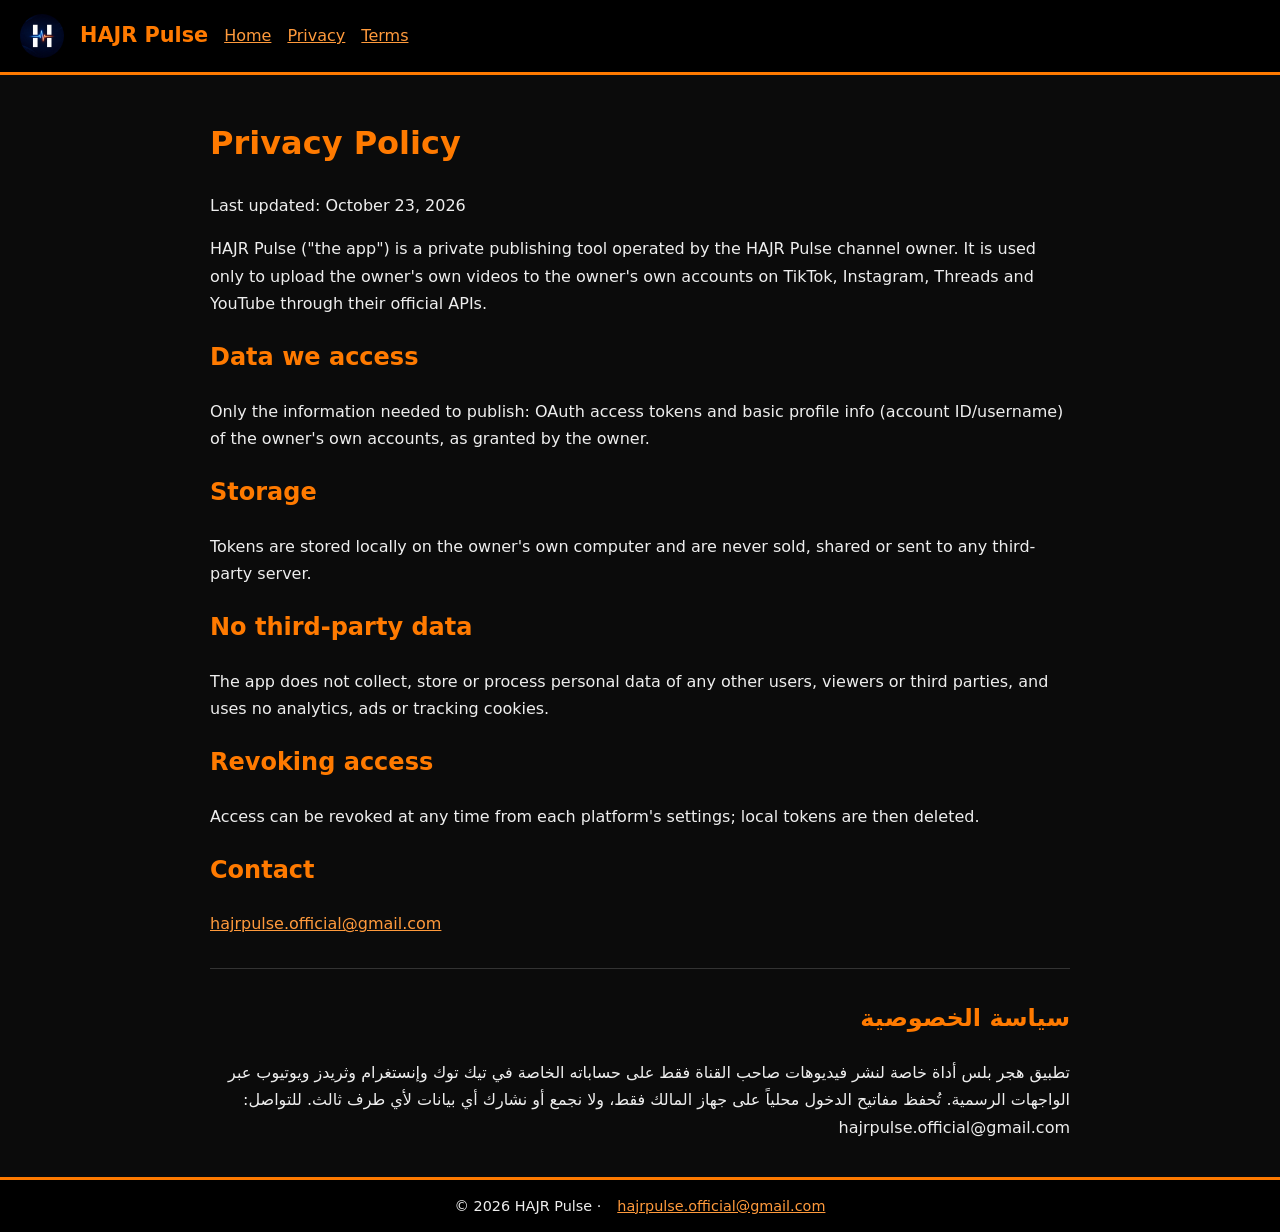
<file: privacy.html>
<!doctype html><html lang="en"><head><meta charset="utf-8"><meta name="viewport" content="width=device-width,initial-scale=1"><title>Privacy Policy – HAJR Pulse</title><link rel="stylesheet" href="style.css"></head><body><header><img src="logo.png" alt="HAJR Pulse"><b>HAJR Pulse</b><a href="index.html">Home</a><a href="privacy.html">Privacy</a><a href="terms.html">Terms</a></header><main><h1>Privacy Policy</h1><p>Last updated: October 23, 2026</p>
<p>HAJR Pulse ("the app") is a private publishing tool operated by the HAJR Pulse channel owner. It is used only to upload the owner's own videos to the owner's own accounts on TikTok, Instagram, Threads and YouTube through their official APIs.</p>
<h2>Data we access</h2><p>Only the information needed to publish: OAuth access tokens and basic profile info (account ID/username) of the owner's own accounts, as granted by the owner.</p>
<h2>Storage</h2><p>Tokens are stored locally on the owner's own computer and are never sold, shared or sent to any third-party server.</p>
<h2>No third-party data</h2><p>The app does not collect, store or process personal data of any other users, viewers or third parties, and uses no analytics, ads or tracking cookies.</p>
<h2>Revoking access</h2><p>Access can be revoked at any time from each platform's settings; local tokens are then deleted.</p>
<h2>Contact</h2><p><a href="mailto:hajrpulse.official@gmail.com">hajrpulse.official@gmail.com</a></p>
<div class="ar"><h2>سياسة الخصوصية</h2><p>تطبيق هجر بلس أداة خاصة لنشر فيديوهات صاحب القناة فقط على حساباته الخاصة في تيك توك وإنستغرام وثريدز ويوتيوب عبر الواجهات الرسمية. تُحفظ مفاتيح الدخول محلياً على جهاز المالك فقط، ولا نجمع أو نشارك أي بيانات لأي طرف ثالث. للتواصل: hajrpulse.official@gmail.com</p></div></main><footer>© 2026 HAJR Pulse · <a href="mailto:hajrpulse.official@gmail.com">hajrpulse.official@gmail.com</a></footer></body></html>
</file>
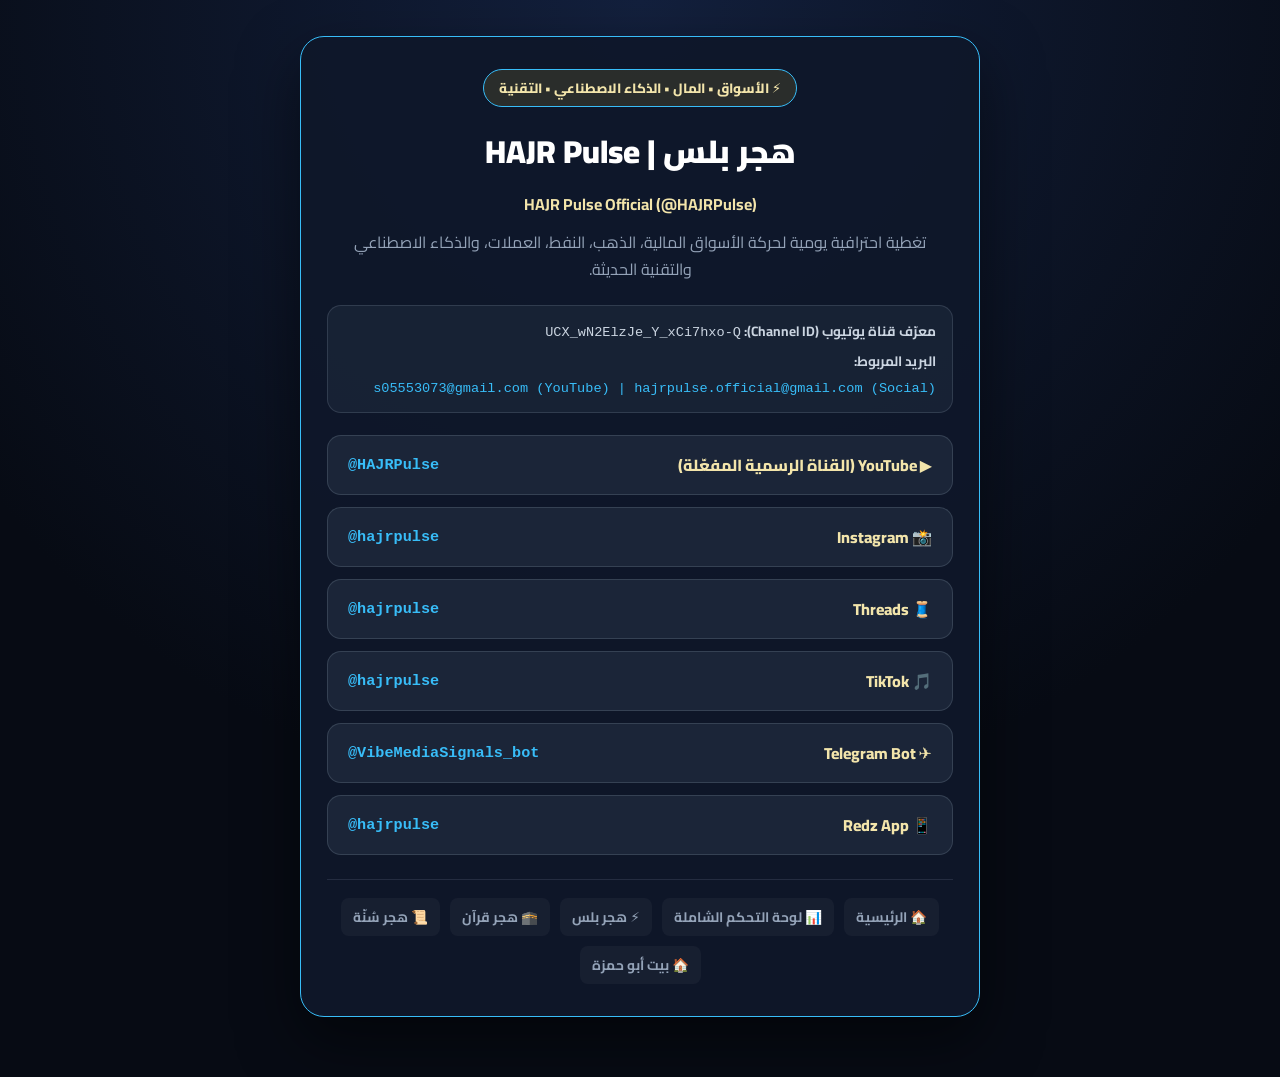
<file: pulse.html>
<!DOCTYPE html>
<html lang="ar" dir="rtl">
<head>
  <meta charset="UTF-8" />
  <meta name="viewport" content="width=device-width, initial-scale=1.0" />
  <title>هجر بلس | HAJR Pulse | HAJR Pulse Official (@HAJRPulse)</title>
  <link href="https://fonts.googleapis.com/css2?family=Cairo:wght@400;600;700;800;900&display=swap" rel="stylesheet">
  <style>
    * { box-sizing: border-box; margin: 0; padding: 0; }
    body {
      font-family: 'Cairo', system-ui, sans-serif;
      background: radial-gradient(circle at top, #13203d 0%, #070b14 65%);
      color: #f8fafc;
      min-height: 100vh;
      display: flex;
      flex-direction: column;
      align-items: center;
      padding: 36px 18px 60px;
    }
    .card {
      width: 100%;
      max-width: 680px;
      background: rgba(15, 23, 42, 0.92);
      border: 1px solid #38bdf8;
      border-radius: 24px;
      padding: 32px 26px;
      box-shadow: 0 24px 60px rgba(0,0,0,0.5);
      text-align: center;
    }
    .badge {
      display: inline-block;
      background: rgba(212, 175, 55, 0.14);
      border: 1px solid #38bdf8;
      color: #f3e5ab;
      padding: 5px 15px;
      border-radius: 999px;
      font-size: 0.84rem;
      font-weight: 800;
      margin-bottom: 14px;
    }
    h1 { font-size: 2rem; font-weight: 900; margin-bottom: 8px; color: #fff; }
    .sub { color: #94a3b8; font-size: 1rem; line-height: 1.7; margin-bottom: 22px; }
    .meta-box {
      background: rgba(30, 41, 59, 0.65);
      border: 1px solid rgba(148, 163, 184, 0.2);
      border-radius: 14px;
      padding: 12px 16px;
      font-size: 0.85rem;
      color: #cbd5e1;
      margin-bottom: 22px;
      text-align: right;
    }
    .links { display: flex; flex-direction: column; gap: 12px; margin-bottom: 24px; }
    .link-btn {
      display: flex;
      justify-content: space-between;
      align-items: center;
      padding: 14px 20px;
      background: rgba(30, 41, 59, 0.85);
      border: 1px solid rgba(148, 163, 184, 0.22);
      border-radius: 14px;
      color: #fff;
      text-decoration: none;
      font-weight: 800;
      transition: 0.2s;
    }
    .link-btn:hover {
      transform: translateY(-2px);
      border-color: #38bdf8;
      background: rgba(51, 65, 85, 0.9);
    }
    .l-plat { color: #f3e5ab; }
    .l-handle { direction: ltr; font-family: monospace; color: #38bdf8; font-size: 0.95rem; }
    .nav-bottom {
      display: flex;
      flex-wrap: wrap;
      justify-content: center;
      gap: 10px;
      margin-top: 14px;
      padding-top: 18px;
      border-top: 1px solid rgba(148, 163, 184, 0.16);
    }
    .nav-bottom a {
      color: #94a3b8;
      text-decoration: none;
      font-size: 0.86rem;
      font-weight: 700;
      padding: 6px 12px;
      border-radius: 8px;
      background: rgba(255,255,255,0.04);
    }
    .nav-bottom a:hover { color: #fff; background: rgba(255,255,255,0.1); }
  </style>
</head>
<body>
  <div class="card">
    <span class="badge">⚡ الأسواق • المال • الذكاء الاصطناعي • التقنية</span>
    <h1>هجر بلس | HAJR Pulse</h1>
    <div style="color:#f3e5ab; font-weight:700; margin-bottom:10px;">HAJR Pulse Official (@HAJRPulse)</div>
    <p class="sub">تغطية احترافية يومية لحركة الأسواق المالية، الذهب، النفط، العملات، والذكاء الاصطناعي والتقنية الحديثة.</p>
    <div class="meta-box">
      <div><b>معرّف قناة يوتيوب (Channel ID):</b> <span style="direction:ltr; display:inline-block; font-family:monospace;">UCX_wN2ElzJe_Y_xCi7hxo-Q</span></div>
      <div style="margin-top:4px;"><b>البريد المربوط:</b> <span style="direction:ltr; display:inline-block; font-family:monospace; color:#38bdf8;">s05553073@gmail.com (YouTube) | hajrpulse.official@gmail.com (Social)</span></div>
    </div>
    
    <div class="links">
      <a class="link-btn" href="https://www.youtube.com/@HAJRPulse" target="_blank" rel="noopener"><span class="l-plat">▶️ YouTube (القناة الرسمية المفعّلة)</span><span class="l-handle">@HAJRPulse</span></a>
<a class="link-btn" href="https://www.instagram.com/hajrpulse/" target="_blank" rel="noopener"><span class="l-plat">📸 Instagram</span><span class="l-handle">@hajrpulse</span></a>
<a class="link-btn" href="https://www.threads.net/@hajrpulse" target="_blank" rel="noopener"><span class="l-plat">🧵 Threads</span><span class="l-handle">@hajrpulse</span></a>
<a class="link-btn" href="https://www.tiktok.com/@hajrpulse" target="_blank" rel="noopener"><span class="l-plat">🎵 TikTok</span><span class="l-handle">@hajrpulse</span></a>
<a class="link-btn" href="https://t.me/VibeMediaSignals_bot" target="_blank" rel="noopener"><span class="l-plat">✈️ Telegram Bot</span><span class="l-handle">@VibeMediaSignals_bot</span></a>
<a class="link-btn" href="https://hajrpulse.github.io/pulse.html" target="_blank" rel="noopener"><span class="l-plat">📱 Redz App</span><span class="l-handle">@hajrpulse</span></a>
    </div>
    <div class="nav-bottom">
      <a href="index.html">🏠 الرئيسية</a>
      <a href="dashboard.html">📊 لوحة التحكم الشاملة</a>
      <a href="pulse.html">⚡ هجر بلس</a>
      <a href="quran.html">🕋 هجر قرآن</a>
      <a href="sunnah.html">📜 هجر سُنّة</a>
      <a href="baytabuhamza.html">🏠 بيت أبو حمزة</a>
    </div>
  </div>
</body>
</html>
</file>
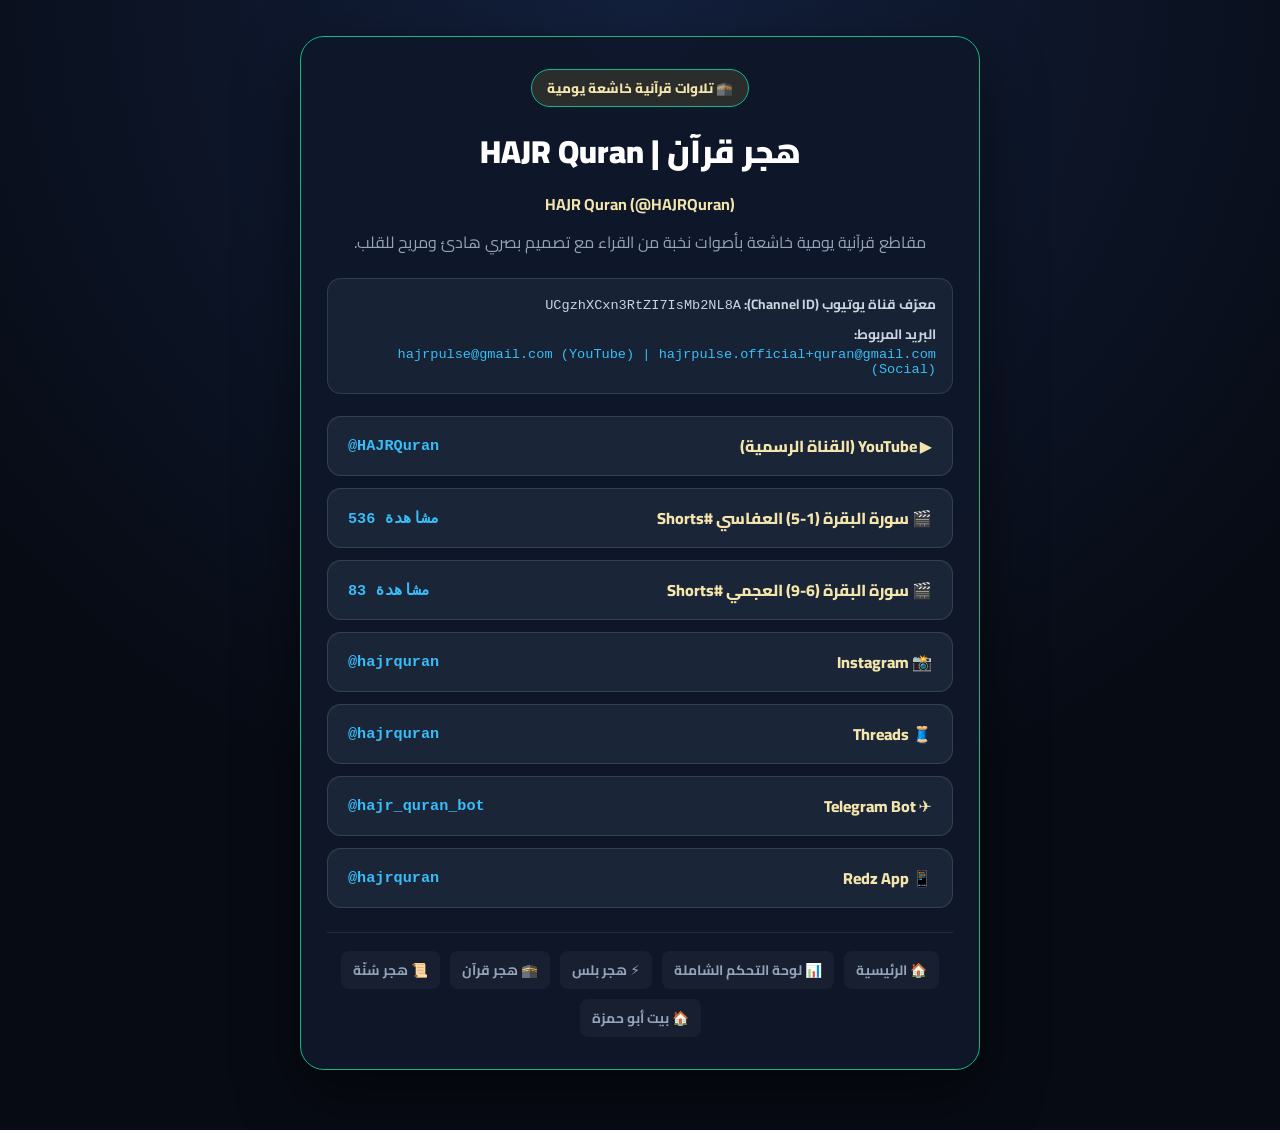
<file: quran.html>
<!DOCTYPE html>
<html lang="ar" dir="rtl">
<head>
  <meta charset="UTF-8" />
  <meta name="viewport" content="width=device-width, initial-scale=1.0" />
  <title>هجر قرآن | HAJR Quran | HAJR Quran (@HAJRQuran)</title>
  <link href="https://fonts.googleapis.com/css2?family=Cairo:wght@400;600;700;800;900&display=swap" rel="stylesheet">
  <style>
    * { box-sizing: border-box; margin: 0; padding: 0; }
    body {
      font-family: 'Cairo', system-ui, sans-serif;
      background: radial-gradient(circle at top, #13203d 0%, #070b14 65%);
      color: #f8fafc;
      min-height: 100vh;
      display: flex;
      flex-direction: column;
      align-items: center;
      padding: 36px 18px 60px;
    }
    .card {
      width: 100%;
      max-width: 680px;
      background: rgba(15, 23, 42, 0.92);
      border: 1px solid #10b981;
      border-radius: 24px;
      padding: 32px 26px;
      box-shadow: 0 24px 60px rgba(0,0,0,0.5);
      text-align: center;
    }
    .badge {
      display: inline-block;
      background: rgba(212, 175, 55, 0.14);
      border: 1px solid #10b981;
      color: #f3e5ab;
      padding: 5px 15px;
      border-radius: 999px;
      font-size: 0.84rem;
      font-weight: 800;
      margin-bottom: 14px;
    }
    h1 { font-size: 2rem; font-weight: 900; margin-bottom: 8px; color: #fff; }
    .sub { color: #94a3b8; font-size: 1rem; line-height: 1.7; margin-bottom: 22px; }
    .meta-box {
      background: rgba(30, 41, 59, 0.65);
      border: 1px solid rgba(148, 163, 184, 0.2);
      border-radius: 14px;
      padding: 12px 16px;
      font-size: 0.85rem;
      color: #cbd5e1;
      margin-bottom: 22px;
      text-align: right;
    }
    .links { display: flex; flex-direction: column; gap: 12px; margin-bottom: 24px; }
    .link-btn {
      display: flex;
      justify-content: space-between;
      align-items: center;
      padding: 14px 20px;
      background: rgba(30, 41, 59, 0.85);
      border: 1px solid rgba(148, 163, 184, 0.22);
      border-radius: 14px;
      color: #fff;
      text-decoration: none;
      font-weight: 800;
      transition: 0.2s;
    }
    .link-btn:hover {
      transform: translateY(-2px);
      border-color: #10b981;
      background: rgba(51, 65, 85, 0.9);
    }
    .l-plat { color: #f3e5ab; }
    .l-handle { direction: ltr; font-family: monospace; color: #38bdf8; font-size: 0.95rem; }
    .nav-bottom {
      display: flex;
      flex-wrap: wrap;
      justify-content: center;
      gap: 10px;
      margin-top: 14px;
      padding-top: 18px;
      border-top: 1px solid rgba(148, 163, 184, 0.16);
    }
    .nav-bottom a {
      color: #94a3b8;
      text-decoration: none;
      font-size: 0.86rem;
      font-weight: 700;
      padding: 6px 12px;
      border-radius: 8px;
      background: rgba(255,255,255,0.04);
    }
    .nav-bottom a:hover { color: #fff; background: rgba(255,255,255,0.1); }
  </style>
</head>
<body>
  <div class="card">
    <span class="badge">🕋 تلاوات قرآنية خاشعة يومية</span>
    <h1>هجر قرآن | HAJR Quran</h1>
    <div style="color:#f3e5ab; font-weight:700; margin-bottom:10px;">HAJR Quran (@HAJRQuran)</div>
    <p class="sub">مقاطع قرآنية يومية خاشعة بأصوات نخبة من القراء مع تصميم بصري هادئ ومريح للقلب.</p>
    <div class="meta-box">
      <div><b>معرّف قناة يوتيوب (Channel ID):</b> <span style="direction:ltr; display:inline-block; font-family:monospace;">UCgzhXCxn3RtZI7IsMb2NL8A</span></div>
      <div style="margin-top:4px;"><b>البريد المربوط:</b> <span style="direction:ltr; display:inline-block; font-family:monospace; color:#38bdf8;">hajrpulse@gmail.com (YouTube) | hajrpulse.official+quran@gmail.com (Social)</span></div>
    </div>
    
    <div class="links">
      <a class="link-btn" href="https://www.youtube.com/@HAJRQuran" target="_blank" rel="noopener"><span class="l-plat">▶️ YouTube (القناة الرسمية)</span><span class="l-handle">@HAJRQuran</span></a>
<a class="link-btn" href="https://youtube.com/shorts/rkrExUj7xLI" target="_blank" rel="noopener"><span class="l-plat">🎬 سورة البقرة (1-5) العفاسي #Shorts</span><span class="l-handle">536 مشاهدة</span></a>
<a class="link-btn" href="https://youtube.com/shorts/42ixawDwY8Q" target="_blank" rel="noopener"><span class="l-plat">🎬 سورة البقرة (6-9) العجمي #Shorts</span><span class="l-handle">83 مشاهدة</span></a>
<a class="link-btn" href="https://www.instagram.com/hajrquran/" target="_blank" rel="noopener"><span class="l-plat">📸 Instagram</span><span class="l-handle">@hajrquran</span></a>
<a class="link-btn" href="https://www.threads.net/@hajrquran" target="_blank" rel="noopener"><span class="l-plat">🧵 Threads</span><span class="l-handle">@hajrquran</span></a>
<a class="link-btn" href="https://t.me/hajr_quran_bot" target="_blank" rel="noopener"><span class="l-plat">✈️ Telegram Bot</span><span class="l-handle">@hajr_quran_bot</span></a>
<a class="link-btn" href="https://hajrpulse.github.io/quran.html" target="_blank" rel="noopener"><span class="l-plat">📱 Redz App</span><span class="l-handle">@hajrquran</span></a>
    </div>
    <div class="nav-bottom">
      <a href="index.html">🏠 الرئيسية</a>
      <a href="dashboard.html">📊 لوحة التحكم الشاملة</a>
      <a href="pulse.html">⚡ هجر بلس</a>
      <a href="quran.html">🕋 هجر قرآن</a>
      <a href="sunnah.html">📜 هجر سُنّة</a>
      <a href="baytabuhamza.html">🏠 بيت أبو حمزة</a>
    </div>
  </div>
</body>
</html>
</file>
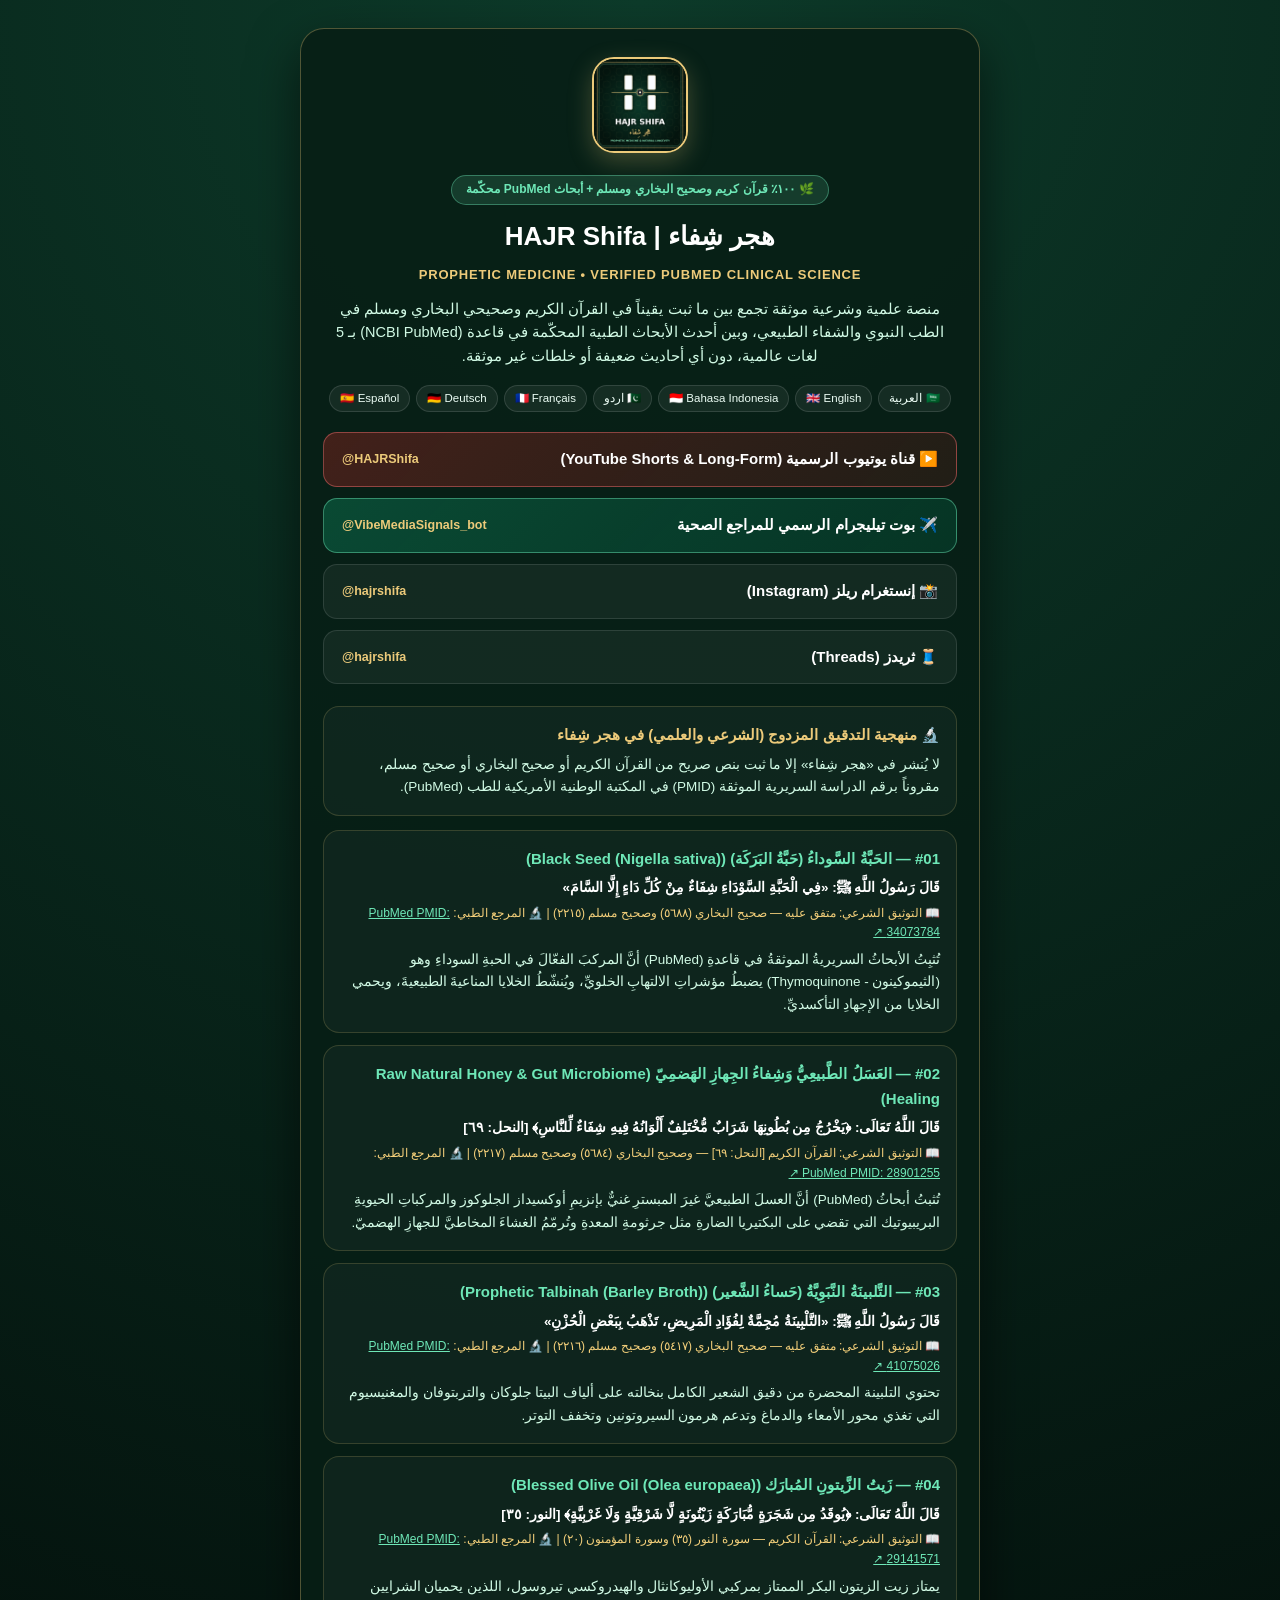
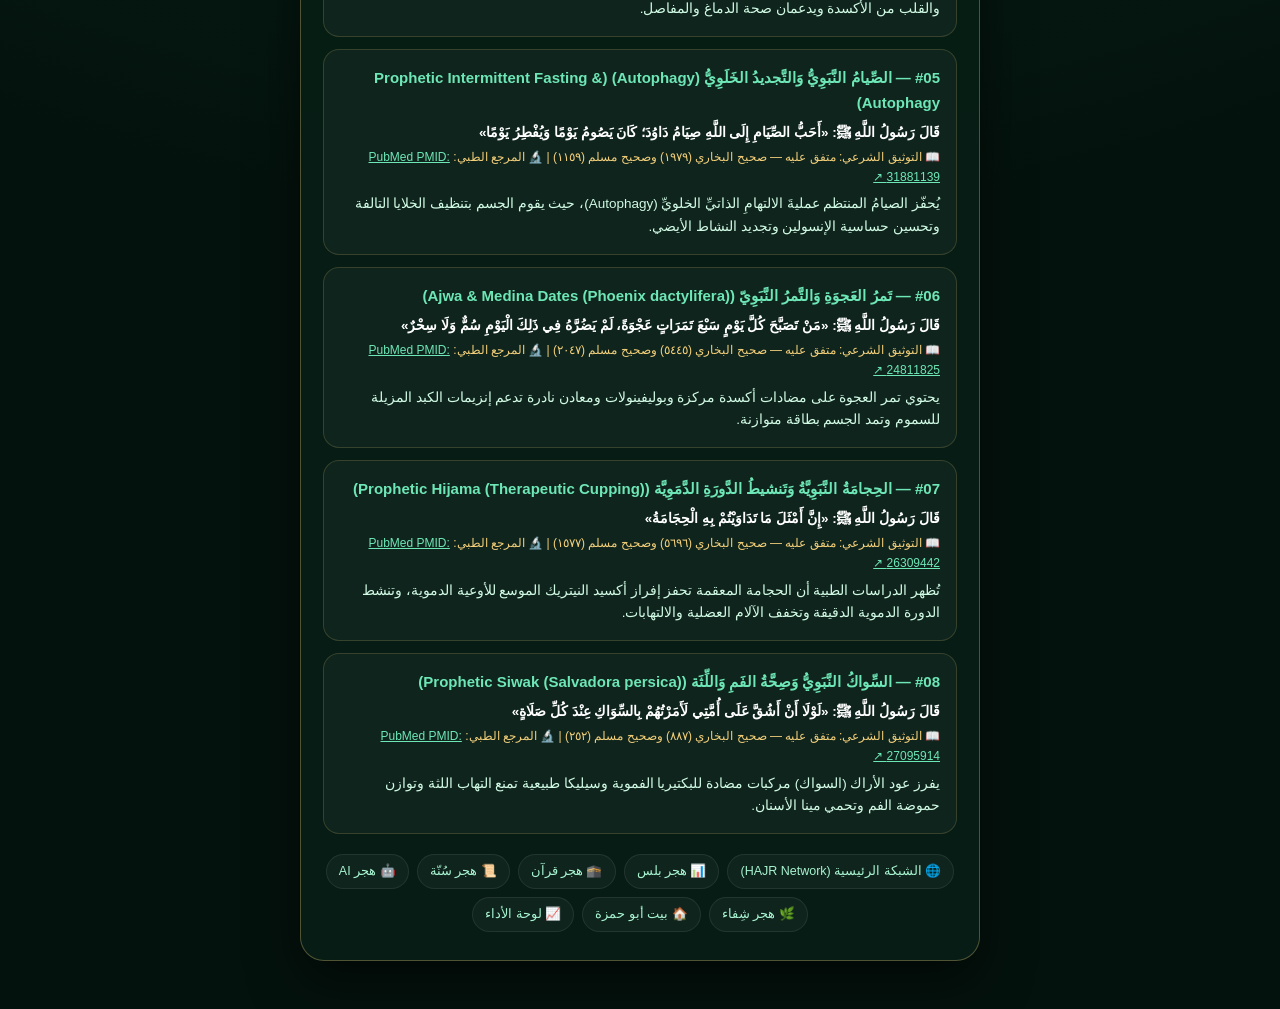
<file: shifa.html>
<!DOCTYPE html>
<html lang="ar" dir="rtl">
<head>
  <meta charset="utf-8">
  <meta name="viewport" content="width=device-width, initial-scale=1">
  <title>هجر شِفاء | HAJR Shifa — الطب النبوي الصحيح وأبحاث PubMed الحديثة</title>
  <meta name="description" content="الصفحة الرسمية لقناة هجر شِفاء (HAJR Shifa) — الطب النبوي الثابت بالقرآن الكريم وصحيح البخاري ومسلم مقروناً بالأبحاث السريرية الموثقة في PubMed بـ 5 لغات عالمية.">
  <style>
    :root {
      --bg: #04120d;
      --card: rgba(7, 30, 22, 0.90);
      --border: rgba(236, 202, 122, 0.32);
      --gold: #ecca7a;
      --mint: #6ee7b7;
      --text: #f4fbf7;
      --muted: #a7f3d0;
    }
    * { box-sizing: border-box; margin: 0; padding: 0; }
    body {
      font-family: -apple-system, BlinkMacSystemFont, "Segoe UI", Tahoma, Arial, sans-serif;
      background: radial-gradient(circle at 50% 0%, #0d3b2a 0%, #04120d 68%);
      color: var(--text);
      min-height: 100vh;
      display: flex;
      justify-content: center;
      padding: 28px 16px 48px;
      line-height: 1.65;
    }
    .wrap { width: 100%; max-width: 680px; }
    .card {
      background: var(--card);
      border: 1px solid var(--border);
      border-radius: 24px;
      padding: 28px 22px;
      box-shadow: 0 20px 50px rgba(0, 0, 0, 0.55);
      text-align: center;
    }
    .logo {
      width: 96px; height: 96px;
      border-radius: 22px;
      border: 2px solid var(--gold);
      box-shadow: 0 8px 24px rgba(236, 202, 122, 0.25);
      margin-bottom: 14px;
      object-fit: cover;
    }
    .badge {
      display: inline-block;
      background: rgba(110, 231, 183, 0.14);
      color: var(--mint);
      border: 1px solid rgba(110, 231, 183, 0.38);
      border-radius: 999px;
      padding: 4px 14px;
      font-size: 12px;
      font-weight: 700;
      margin-bottom: 10px;
    }
    h1 { font-size: 26px; color: #fff; margin-bottom: 6px; }
    .en-sub { font-size: 13px; color: var(--gold); letter-spacing: 0.8px; margin-bottom: 12px; font-weight: 700; }
    .desc { font-size: 14.5px; color: #d1fae5; margin-bottom: 16px; }
    .langs { display: flex; flex-wrap: wrap; gap: 6px; justify-content: center; margin-bottom: 20px; }
    .lang-pill {
      font-size: 11.5px; padding: 3px 10px; border-radius: 999px;
      background: rgba(255,255,255,0.06); border: 1px solid rgba(255,255,255,0.12); color: #ecfdf5;
    }
    .links { display: flex; flex-direction: column; gap: 11px; margin-bottom: 22px; }
    .btn {
      display: flex; align-items: center; justify-content: space-between;
      padding: 14px 18px; border-radius: 14px; text-decoration: none;
      color: #fff; font-weight: 700; font-size: 15px;
      background: rgba(255, 255, 255, 0.05);
      border: 1px solid rgba(255, 255, 255, 0.11);
      transition: transform 0.15s ease, border-color 0.15s ease;
    }
    .btn:hover { transform: translateY(-2px); border-color: var(--gold); }
    .btn.yt { background: linear-gradient(135deg, rgba(220,38,38,0.28), rgba(153,27,27,0.18)); border-color: rgba(248,113,113,0.45); }
    .btn.tg { background: linear-gradient(135deg, rgba(16,185,129,0.28), rgba(5,150,105,0.18)); border-color: rgba(110,231,183,0.45); }
    .btn span.handle { font-size: 12.5px; color: var(--gold); font-weight: 600; direction: ltr; }
    .info-box {
      text-align: right; background: rgba(255,255,255,0.035);
      border: 1px solid rgba(236,202,122,0.18); border-radius: 16px;
      padding: 16px; font-size: 13.5px; color: #d1fae5;
    }
    .info-box h3 { color: var(--gold); font-size: 15px; margin-bottom: 6px; }
    .nav { margin-top: 20px; display: flex; flex-wrap: wrap; gap: 8px; justify-content: center; }
    .nav a {
      color: #a7f3d0; text-decoration: none; font-size: 12.5px;
      padding: 6px 12px; border-radius: 999px; background: rgba(255,255,255,0.04);
      border: 1px solid rgba(255,255,255,0.08);
    }
    .nav a:hover { color: #fff; border-color: var(--gold); }
  </style>
</head>
<body>
  <main class="wrap">
    <section class="card">
      <img src="logo-shifa.png" alt="HAJR Shifa" class="logo">
      <div><span class="badge">🌿 ١٠٠٪ قرآن كريم وصحيح البخاري ومسلم + أبحاث PubMed محكّمة</span></div>
      <h1>هجر شِفاء | HAJR Shifa</h1>
      <div class="en-sub">PROPHETIC MEDICINE • VERIFIED PUBMED CLINICAL SCIENCE</div>
      <p class="desc">
        منصة علمية وشرعية موثقة تجمع بين ما ثبت يقيناً في القرآن الكريم وصحيحي البخاري ومسلم في الطب النبوي والشفاء الطبيعي، وبين أحدث الأبحاث الطبية المحكّمة في قاعدة (NCBI PubMed) بـ 5 لغات عالمية، دون أي أحاديث ضعيفة أو خلطات غير موثقة.
      </p>

      <div class="langs">
        <span class="lang-pill">🇸🇦 العربية</span>
        <span class="lang-pill">🇬🇧 English</span>
        <span class="lang-pill">🇮🇩 Bahasa Indonesia</span>
        <span class="lang-pill">🇵🇰 اردو</span>
        <span class="lang-pill">🇫🇷 Français</span>
        <span class="lang-pill">🇩🇪 Deutsch</span>
        <span class="lang-pill">🇪🇸 Español</span>
      </div>

      <div class="links">
        <a class="btn yt" href="https://www.youtube.com/@HAJRShifa" target="_blank" rel="noopener">
          <span>▶️ قناة يوتيوب الرسمية (YouTube Shorts & Long-Form)</span>
          <span class="handle">@HAJRShifa</span>
        </a>
        <a class="btn tg" href="https://t.me/VibeMediaSignals_bot" target="_blank" rel="noopener">
          <span>✈️ بوت تيليجرام الرسمي للمراجع الصحية</span>
          <span class="handle">@VibeMediaSignals_bot</span>
        </a>
        <a class="btn" href="https://www.instagram.com/hajrshifa/" target="_blank" rel="noopener">
          <span>📸 إنستغرام ريلز (Instagram)</span>
          <span class="handle">@hajrshifa</span>
        </a>
        <a class="btn" href="https://www.threads.net/@hajrshifa" target="_blank" rel="noopener">
          <span>🧵 ثريدز (Threads)</span>
          <span class="handle">@hajrshifa</span>
        </a>
      </div>

      <div class="info-box" id="pubmed-guide" style="margin-bottom:14px;">
        <h3>🔬 منهجية التدقيق المزدوج (الشرعي والعلمي) في هجر شِفاء</h3>
        <p>لا يُنشر في «هجر شِفاء» إلا ما ثبت بنص صريح من القرآن الكريم أو صحيح البخاري أو صحيح مسلم، مقروناً برقم الدراسة السريرية الموثقة (PMID) في المكتبة الوطنية الأمريكية للطب (PubMed).</p>
      </div>

      <div class="info-box" style="margin-bottom:12px;">
        <h3 style="color:#6ee7b7;">#01 — الحَبَّةُ السَّوداءُ (حَبَّةُ البَرَكَة) (Black Seed (Nigella sativa))</h3>
        <p style="color:#fff; font-weight:600; margin-bottom:4px;">قَالَ رَسُولُ اللَّهِ ﷺ: «فِي الْحَبَّةِ السَّوْدَاءِ شِفَاءٌ مِنْ كُلِّ دَاءٍ إِلَّا السَّامَ»</p>
        <p style="font-size:12px; color:#f3cf7a; margin-bottom:6px;">📖 التوثيق الشرعي: متفق عليه — صحيح البخاري (٥٦٨٨) وصحيح مسلم (٢٢١٥) | 🔬 المرجع الطبي: <a href="https://pubmed.ncbi.nlm.nih.gov/34073784/" target="_blank" rel="noopener" style="color:#6ee7b7; text-decoration:underline;">PubMed PMID: 34073784 ↗</a></p>
        <p>تُثبِتُ الأبحاثُ السريريةُ الموثقةُ في قاعدةِ (PubMed) أنَّ المركبَ الفعّالَ في الحبةِ السوداءِ وهو (الثيموكينون - Thymoquinone) يضبطُ مؤشراتِ الالتهابِ الخلويِّ، ويُنشّطُ الخلايا المناعيةَ الطبيعيةَ، ويحمي الخلايا من الإجهادِ التأكسديِّ.</p>
      </div>
      <div class="info-box" style="margin-bottom:12px;">
        <h3 style="color:#6ee7b7;">#02 — العَسَلُ الطَّبيعِيُّ وَشِفاءُ الجِهازِ الهَضمِيّ (Raw Natural Honey & Gut Microbiome Healing)</h3>
        <p style="color:#fff; font-weight:600; margin-bottom:4px;">قَالَ اللَّهُ تَعَالَى: ﴿يَخْرُجُ مِن بُطُونِهَا شَرَابٌ مُّخْتَلِفٌ أَلْوَانُهُ فِيهِ شِفَاءٌ لِّلنَّاسِ﴾ [النحل: ٦٩]</p>
        <p style="font-size:12px; color:#f3cf7a; margin-bottom:6px;">📖 التوثيق الشرعي: القرآن الكريم [النحل: ٦٩] — وصحيح البخاري (٥٦٨٤) وصحيح مسلم (٢٢١٧) | 🔬 المرجع الطبي: <a href="https://pubmed.ncbi.nlm.nih.gov/28901255/" target="_blank" rel="noopener" style="color:#6ee7b7; text-decoration:underline;">PubMed PMID: 28901255 ↗</a></p>
        <p>تُثبتُ أبحاثُ (PubMed) أنَّ العسلَ الطبيعيَّ غيرَ المبسترِ غنيٌّ بإنزيمِ أوكسيداز الجلوكوز والمركباتِ الحيويةِ البريبيوتيك التي تقضي على البكتيريا الضارةِ مثل جرثومةِ المعدةِ وتُرمّمُ الغشاءَ المخاطيَّ للجهازِ الهضميّ.</p>
      </div>
      <div class="info-box" style="margin-bottom:12px;">
        <h3 style="color:#6ee7b7;">#03 — التَّلبينَةُ النَّبَوِيَّةُ (حَساءُ الشَّعير) (Prophetic Talbinah (Barley Broth))</h3>
        <p style="color:#fff; font-weight:600; margin-bottom:4px;">قَالَ رَسُولُ اللَّهِ ﷺ: «التَّلْبِينَةُ مُجِمَّةٌ لِفُؤَادِ الْمَرِيضِ، تَذْهَبُ بِبَعْضِ الْحُزْنِ»</p>
        <p style="font-size:12px; color:#f3cf7a; margin-bottom:6px;">📖 التوثيق الشرعي: متفق عليه — صحيح البخاري (٥٤١٧) وصحيح مسلم (٢٢١٦) | 🔬 المرجع الطبي: <a href="https://pubmed.ncbi.nlm.nih.gov/41075026/" target="_blank" rel="noopener" style="color:#6ee7b7; text-decoration:underline;">PubMed PMID: 41075026 ↗</a></p>
        <p>تحتوي التلبينة المحضرة من دقيق الشعير الكامل بنخالته على ألياف البيتا جلوكان والتربتوفان والمغنيسيوم التي تغذي محور الأمعاء والدماغ وتدعم هرمون السيروتونين وتخفف التوتر.</p>
      </div>
      <div class="info-box" style="margin-bottom:12px;">
        <h3 style="color:#6ee7b7;">#04 — زَيتُ الزَّيتونِ المُبارَك (Blessed Olive Oil (Olea europaea))</h3>
        <p style="color:#fff; font-weight:600; margin-bottom:4px;">قَالَ اللَّهُ تَعَالَى: ﴿يُوقَدُ مِن شَجَرَةٍ مُّبَارَكَةٍ زَيْتُونَةٍ لَّا شَرْقِيَّةٍ وَلَا غَرْبِيَّةٍ﴾ [النور: ٣٥]</p>
        <p style="font-size:12px; color:#f3cf7a; margin-bottom:6px;">📖 التوثيق الشرعي: القرآن الكريم — سورة النور (٣٥) وسورة المؤمنون (٢٠) | 🔬 المرجع الطبي: <a href="https://pubmed.ncbi.nlm.nih.gov/29141571/" target="_blank" rel="noopener" style="color:#6ee7b7; text-decoration:underline;">PubMed PMID: 29141571 ↗</a></p>
        <p>يمتاز زيت الزيتون البكر الممتاز بمركبي الأوليوكانثال والهيدروكسي تيروسول، اللذين يحميان الشرايين والقلب من الأكسدة ويدعمان صحة الدماغ والمفاصل.</p>
      </div>
      <div class="info-box" style="margin-bottom:12px;">
        <h3 style="color:#6ee7b7;">#05 — الصِّيامُ النَّبَوِيُّ وَالتَّجديدُ الخَلَوِيُّ (Autophagy) (Prophetic Intermittent Fasting & Autophagy)</h3>
        <p style="color:#fff; font-weight:600; margin-bottom:4px;">قَالَ رَسُولُ اللَّهِ ﷺ: «أَحَبُّ الصِّيَامِ إِلَى اللَّهِ صِيَامُ دَاوُدَ؛ كَانَ يَصُومُ يَوْمًا وَيُفْطِرُ يَوْمًا»</p>
        <p style="font-size:12px; color:#f3cf7a; margin-bottom:6px;">📖 التوثيق الشرعي: متفق عليه — صحيح البخاري (١٩٧٩) وصحيح مسلم (١١٥٩) | 🔬 المرجع الطبي: <a href="https://pubmed.ncbi.nlm.nih.gov/31881139/" target="_blank" rel="noopener" style="color:#6ee7b7; text-decoration:underline;">PubMed PMID: 31881139 ↗</a></p>
        <p>يُحفّز الصيامُ المنتظم عمليةَ الالتهامِ الذاتيِّ الخلويِّ (Autophagy)، حيث يقوم الجسم بتنظيف الخلايا التالفة وتحسين حساسية الإنسولين وتجديد النشاط الأيضي.</p>
      </div>
      <div class="info-box" style="margin-bottom:12px;">
        <h3 style="color:#6ee7b7;">#06 — تَمرُ العَجوَةِ وَالتَّمرُ النَّبَوِيّ (Ajwa & Medina Dates (Phoenix dactylifera))</h3>
        <p style="color:#fff; font-weight:600; margin-bottom:4px;">قَالَ رَسُولُ اللَّهِ ﷺ: «مَنْ تَصَبَّحَ كُلَّ يَوْمٍ سَبْعَ تَمَرَاتٍ عَجْوَةً، لَمْ يَضُرَّهُ فِي ذَلِكَ الْيَوْمِ سُمٌّ وَلَا سِحْرٌ»</p>
        <p style="font-size:12px; color:#f3cf7a; margin-bottom:6px;">📖 التوثيق الشرعي: متفق عليه — صحيح البخاري (٥٤٤٥) وصحيح مسلم (٢٠٤٧) | 🔬 المرجع الطبي: <a href="https://pubmed.ncbi.nlm.nih.gov/24811825/" target="_blank" rel="noopener" style="color:#6ee7b7; text-decoration:underline;">PubMed PMID: 24811825 ↗</a></p>
        <p>يحتوي تمر العجوة على مضادات أكسدة مركزة وبوليفينولات ومعادن نادرة تدعم إنزيمات الكبد المزيلة للسموم وتمد الجسم بطاقة متوازنة.</p>
      </div>
      <div class="info-box" style="margin-bottom:12px;">
        <h3 style="color:#6ee7b7;">#07 — الحِجامَةُ النَّبَوِيَّةُ وَتَنشيطُ الدَّورَةِ الدَّمَوِيَّة (Prophetic Hijama (Therapeutic Cupping))</h3>
        <p style="color:#fff; font-weight:600; margin-bottom:4px;">قَالَ رَسُولُ اللَّهِ ﷺ: «إِنَّ أَمْثَلَ مَا تَدَاوَيْتُمْ بِهِ الْحِجَامَةُ»</p>
        <p style="font-size:12px; color:#f3cf7a; margin-bottom:6px;">📖 التوثيق الشرعي: متفق عليه — صحيح البخاري (٥٦٩٦) وصحيح مسلم (١٥٧٧) | 🔬 المرجع الطبي: <a href="https://pubmed.ncbi.nlm.nih.gov/26309442/" target="_blank" rel="noopener" style="color:#6ee7b7; text-decoration:underline;">PubMed PMID: 26309442 ↗</a></p>
        <p>تُظهر الدراسات الطبية أن الحجامة المعقمة تحفز إفراز أكسيد النيتريك الموسع للأوعية الدموية، وتنشط الدورة الدموية الدقيقة وتخفف الآلام العضلية والالتهابات.</p>
      </div>
      <div class="info-box" style="margin-bottom:12px;">
        <h3 style="color:#6ee7b7;">#08 — السِّواكُ النَّبَوِيُّ وَصِحَّةُ الفَمِ وَاللِّثَة (Prophetic Siwak (Salvadora persica))</h3>
        <p style="color:#fff; font-weight:600; margin-bottom:4px;">قَالَ رَسُولُ اللَّهِ ﷺ: «لَوْلَا أَنْ أَشُقَّ عَلَى أُمَّتِي لَأَمَرْتُهُمْ بِالسِّوَاكِ عِنْدَ كُلِّ صَلَاةٍ»</p>
        <p style="font-size:12px; color:#f3cf7a; margin-bottom:6px;">📖 التوثيق الشرعي: متفق عليه — صحيح البخاري (٨٨٧) وصحيح مسلم (٢٥٢) | 🔬 المرجع الطبي: <a href="https://pubmed.ncbi.nlm.nih.gov/27095914/" target="_blank" rel="noopener" style="color:#6ee7b7; text-decoration:underline;">PubMed PMID: 27095914 ↗</a></p>
        <p>يفرز عود الأراك (السواك) مركبات مضادة للبكتيريا الفموية وسيليكا طبيعية تمنع التهاب اللثة وتوازن حموضة الفم وتحمي مينا الأسنان.</p>
      </div>

    <nav class="nav">
      <a href="index.html">🌐 الشبكة الرئيسية (HAJR Network)</a>
      <a href="pulse.html">📊 هجر بلس</a>
      <a href="quran.html">🕋 هجر قرآن</a>
      <a href="sunnah.html">📜 هجر سُنّة</a>
      <a href="ai.html">🤖 هجر AI</a>
      <a href="shifa.html">🌿 هجر شِفاء</a>
      <a href="baytabuhamza.html">🏠 بيت أبو حمزة</a>
      <a href="dashboard.html">📈 لوحة الأداء</a>
    </nav>
    </section>
  </main>
</body>
</html>
</file>
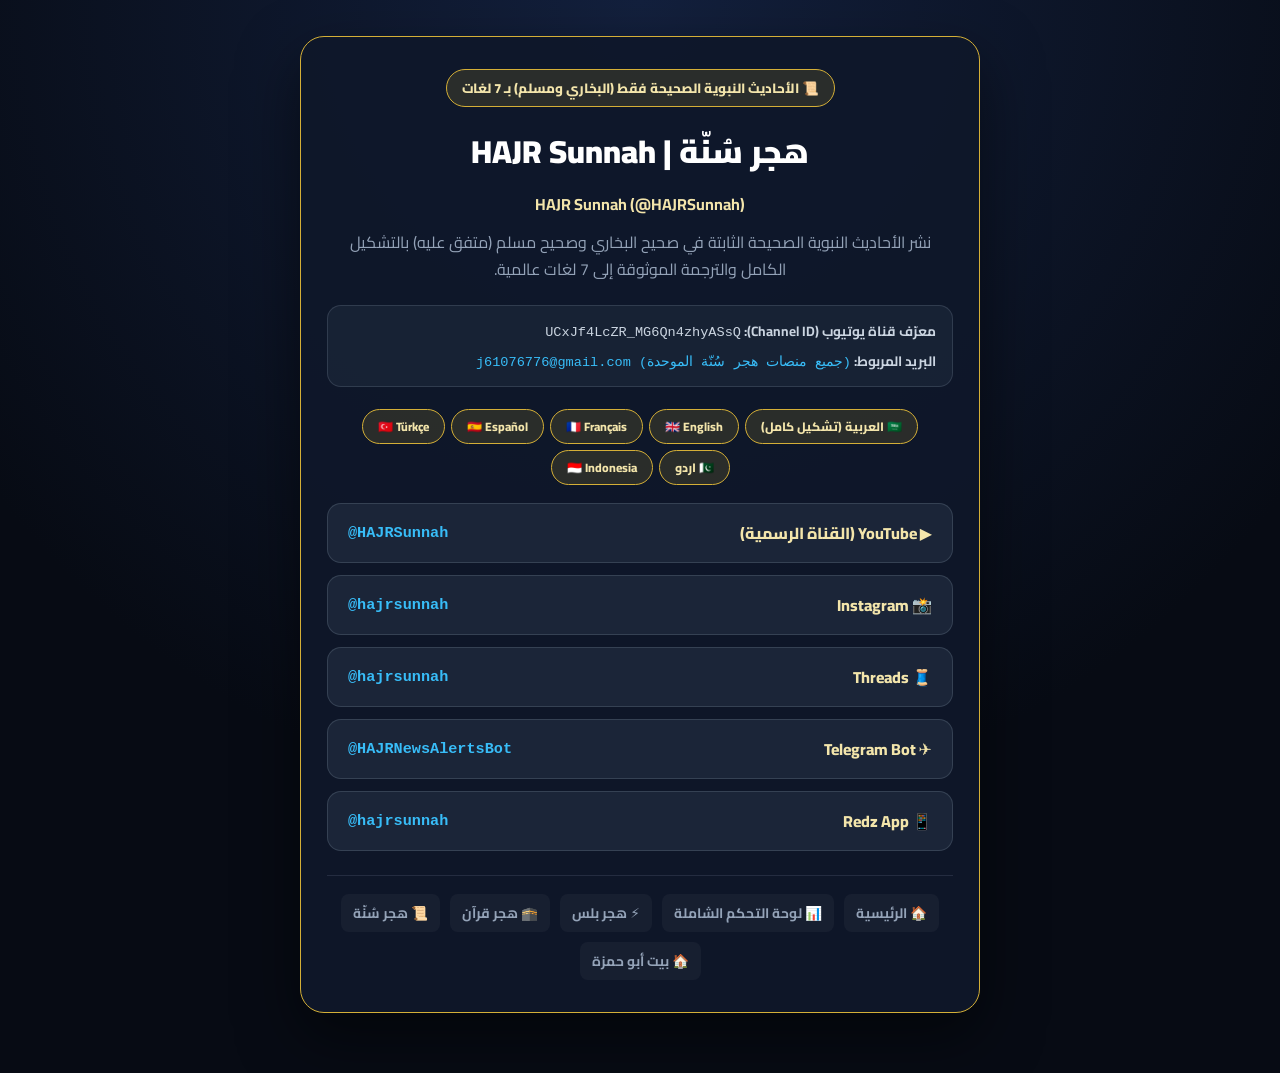
<file: sunnah.html>
<!DOCTYPE html>
<html lang="ar" dir="rtl">
<head>
  <meta charset="UTF-8" />
  <meta name="viewport" content="width=device-width, initial-scale=1.0" />
  <title>هجر سُنّة | HAJR Sunnah | HAJR Sunnah (@HAJRSunnah)</title>
  <link href="https://fonts.googleapis.com/css2?family=Cairo:wght@400;600;700;800;900&display=swap" rel="stylesheet">
  <style>
    * { box-sizing: border-box; margin: 0; padding: 0; }
    body {
      font-family: 'Cairo', system-ui, sans-serif;
      background: radial-gradient(circle at top, #13203d 0%, #070b14 65%);
      color: #f8fafc;
      min-height: 100vh;
      display: flex;
      flex-direction: column;
      align-items: center;
      padding: 36px 18px 60px;
    }
    .card {
      width: 100%;
      max-width: 680px;
      background: rgba(15, 23, 42, 0.92);
      border: 1px solid #d4af37;
      border-radius: 24px;
      padding: 32px 26px;
      box-shadow: 0 24px 60px rgba(0,0,0,0.5);
      text-align: center;
    }
    .badge {
      display: inline-block;
      background: rgba(212, 175, 55, 0.14);
      border: 1px solid #d4af37;
      color: #f3e5ab;
      padding: 5px 15px;
      border-radius: 999px;
      font-size: 0.84rem;
      font-weight: 800;
      margin-bottom: 14px;
    }
    h1 { font-size: 2rem; font-weight: 900; margin-bottom: 8px; color: #fff; }
    .sub { color: #94a3b8; font-size: 1rem; line-height: 1.7; margin-bottom: 22px; }
    .meta-box {
      background: rgba(30, 41, 59, 0.65);
      border: 1px solid rgba(148, 163, 184, 0.2);
      border-radius: 14px;
      padding: 12px 16px;
      font-size: 0.85rem;
      color: #cbd5e1;
      margin-bottom: 22px;
      text-align: right;
    }
    .links { display: flex; flex-direction: column; gap: 12px; margin-bottom: 24px; }
    .link-btn {
      display: flex;
      justify-content: space-between;
      align-items: center;
      padding: 14px 20px;
      background: rgba(30, 41, 59, 0.85);
      border: 1px solid rgba(148, 163, 184, 0.22);
      border-radius: 14px;
      color: #fff;
      text-decoration: none;
      font-weight: 800;
      transition: 0.2s;
    }
    .link-btn:hover {
      transform: translateY(-2px);
      border-color: #d4af37;
      background: rgba(51, 65, 85, 0.9);
    }
    .l-plat { color: #f3e5ab; }
    .l-handle { direction: ltr; font-family: monospace; color: #38bdf8; font-size: 0.95rem; }
    .nav-bottom {
      display: flex;
      flex-wrap: wrap;
      justify-content: center;
      gap: 10px;
      margin-top: 14px;
      padding-top: 18px;
      border-top: 1px solid rgba(148, 163, 184, 0.16);
    }
    .nav-bottom a {
      color: #94a3b8;
      text-decoration: none;
      font-size: 0.86rem;
      font-weight: 700;
      padding: 6px 12px;
      border-radius: 8px;
      background: rgba(255,255,255,0.04);
    }
    .nav-bottom a:hover { color: #fff; background: rgba(255,255,255,0.1); }
  </style>
</head>
<body>
  <div class="card">
    <span class="badge">📜 الأحاديث النبوية الصحيحة فقط (البخاري ومسلم) بـ 7 لغات</span>
    <h1>هجر سُنّة | HAJR Sunnah</h1>
    <div style="color:#f3e5ab; font-weight:700; margin-bottom:10px;">HAJR Sunnah (@HAJRSunnah)</div>
    <p class="sub">نشر الأحاديث النبوية الصحيحة الثابتة في صحيح البخاري وصحيح مسلم (متفق عليه) بالتشكيل الكامل والترجمة الموثوقة إلى 7 لغات عالمية.</p>
    <div class="meta-box">
      <div><b>معرّف قناة يوتيوب (Channel ID):</b> <span style="direction:ltr; display:inline-block; font-family:monospace;">UCxJf4LcZR_MG6Qn4zhyASsQ</span></div>
      <div style="margin-top:4px;"><b>البريد المربوط:</b> <span style="direction:ltr; display:inline-block; font-family:monospace; color:#38bdf8;">j61076776@gmail.com (جميع منصات هجر سُنّة الموحدة)</span></div>
    </div>
    
<div style="display:flex; flex-wrap:wrap; justify-content:center; gap:6px; margin-bottom:18px;">
  <span class="badge" style="margin:0; font-size:0.76rem;">🇸🇦 العربية (تشكيل كامل)</span>
  <span class="badge" style="margin:0; font-size:0.76rem;">🇬🇧 English</span>
  <span class="badge" style="margin:0; font-size:0.76rem;">🇫🇷 Français</span>
  <span class="badge" style="margin:0; font-size:0.76rem;">🇪🇸 Español</span>
  <span class="badge" style="margin:0; font-size:0.76rem;">🇹🇷 Türkçe</span>
  <span class="badge" style="margin:0; font-size:0.76rem;">🇵🇰 اردو</span>
  <span class="badge" style="margin:0; font-size:0.76rem;">🇮🇩 Indonesia</span>
</div>

    <div class="links">
      <a class="link-btn" href="https://www.youtube.com/@HAJRSunnah" target="_blank" rel="noopener"><span class="l-plat">▶️ YouTube (القناة الرسمية)</span><span class="l-handle">@HAJRSunnah</span></a>
<a class="link-btn" href="https://www.instagram.com/hajrsunnah/" target="_blank" rel="noopener"><span class="l-plat">📸 Instagram</span><span class="l-handle">@hajrsunnah</span></a>
<a class="link-btn" href="https://www.threads.net/@hajrsunnah" target="_blank" rel="noopener"><span class="l-plat">🧵 Threads</span><span class="l-handle">@hajrsunnah</span></a>
<a class="link-btn" href="https://t.me/HAJRNewsAlertsBot" target="_blank" rel="noopener"><span class="l-plat">✈️ Telegram Bot</span><span class="l-handle">@HAJRNewsAlertsBot</span></a>
<a class="link-btn" href="https://hajrpulse.github.io/sunnah.html" target="_blank" rel="noopener"><span class="l-plat">📱 Redz App</span><span class="l-handle">@hajrsunnah</span></a>
    </div>
    <div class="nav-bottom">
      <a href="index.html">🏠 الرئيسية</a>
      <a href="dashboard.html">📊 لوحة التحكم الشاملة</a>
      <a href="pulse.html">⚡ هجر بلس</a>
      <a href="quran.html">🕋 هجر قرآن</a>
      <a href="sunnah.html">📜 هجر سُنّة</a>
      <a href="baytabuhamza.html">🏠 بيت أبو حمزة</a>
    </div>
  </div>
</body>
</html>
</file>
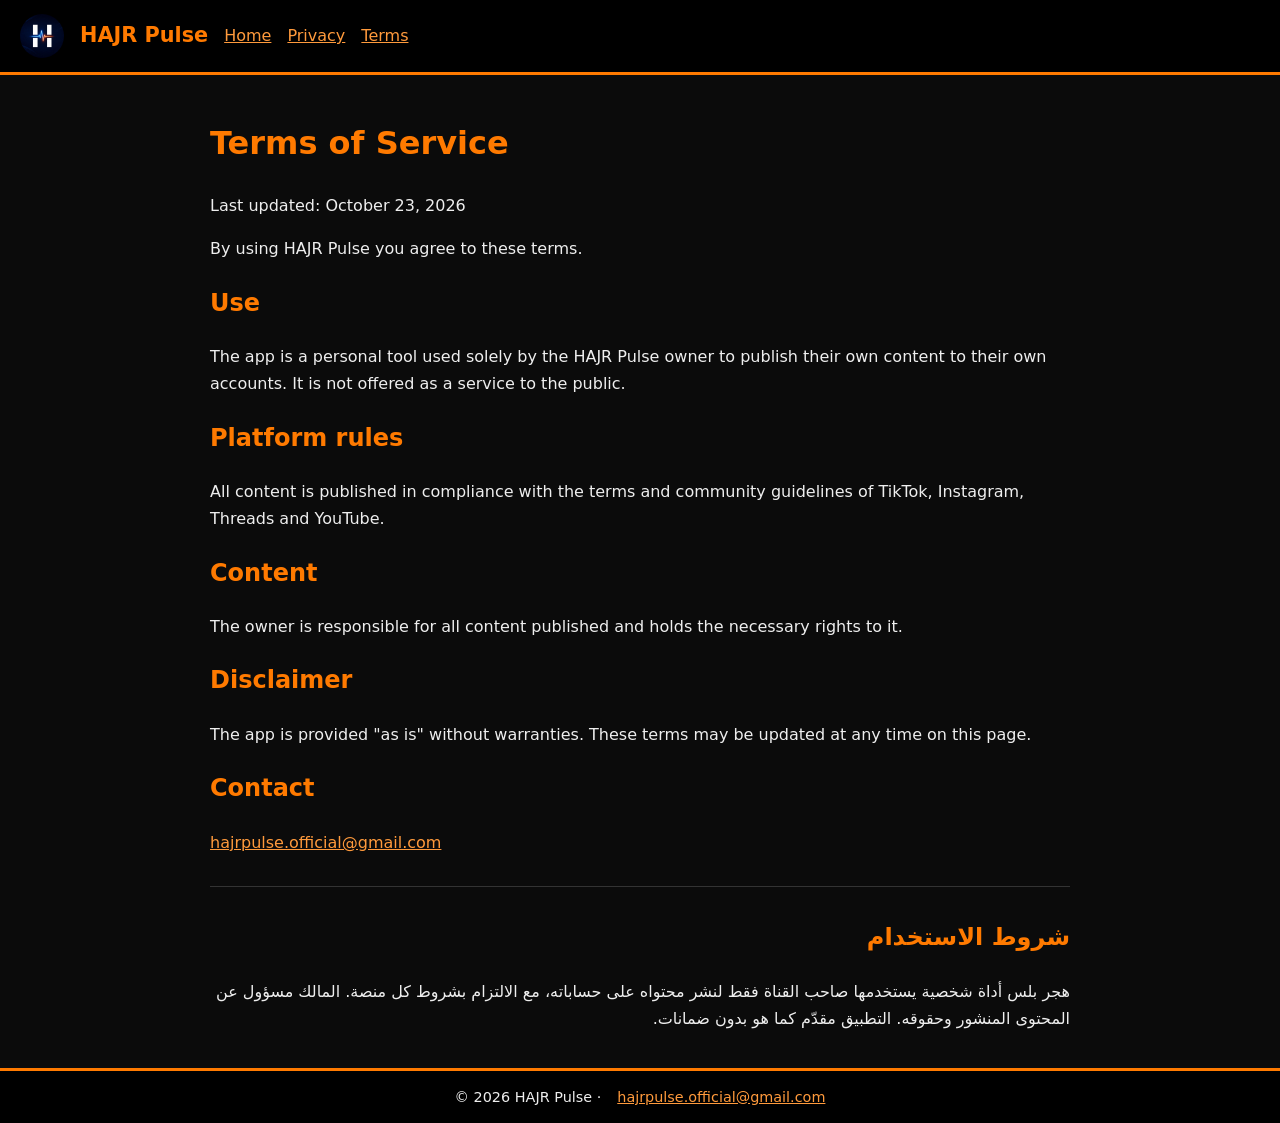
<file: terms.html>
<!doctype html><html lang="en"><head><meta charset="utf-8"><meta name="viewport" content="width=device-width,initial-scale=1"><title>Terms of Service – HAJR Pulse</title><link rel="stylesheet" href="style.css"></head><body><header><img src="logo.png" alt="HAJR Pulse"><b>HAJR Pulse</b><a href="index.html">Home</a><a href="privacy.html">Privacy</a><a href="terms.html">Terms</a></header><main><h1>Terms of Service</h1><p>Last updated: October 23, 2026</p>
<p>By using HAJR Pulse you agree to these terms.</p>
<h2>Use</h2><p>The app is a personal tool used solely by the HAJR Pulse owner to publish their own content to their own accounts. It is not offered as a service to the public.</p>
<h2>Platform rules</h2><p>All content is published in compliance with the terms and community guidelines of TikTok, Instagram, Threads and YouTube.</p>
<h2>Content</h2><p>The owner is responsible for all content published and holds the necessary rights to it.</p>
<h2>Disclaimer</h2><p>The app is provided "as is" without warranties. These terms may be updated at any time on this page.</p>
<h2>Contact</h2><p><a href="mailto:hajrpulse.official@gmail.com">hajrpulse.official@gmail.com</a></p>
<div class="ar"><h2>شروط الاستخدام</h2><p>هجر بلس أداة شخصية يستخدمها صاحب القناة فقط لنشر محتواه على حساباته، مع الالتزام بشروط كل منصة. المالك مسؤول عن المحتوى المنشور وحقوقه. التطبيق مقدّم كما هو بدون ضمانات.</p></div></main><footer>© 2026 HAJR Pulse · <a href="mailto:hajrpulse.official@gmail.com">hajrpulse.official@gmail.com</a></footer></body></html>
</file>
<file: style.css>
body{margin:0;background:#0b0b0b;color:#eee;font-family:system-ui,"Segoe UI",Tahoma,sans-serif;line-height:1.7}
header,footer{background:#000;border-bottom:3px solid #ff7a00;padding:14px 20px;display:flex;gap:16px;align-items:center;flex-wrap:wrap}
footer{border-top:3px solid #ff7a00;border-bottom:0;justify-content:center;font-size:.9em}
header img{width:44px;height:44px;border-radius:50%}header b{color:#ff7a00;font-size:1.3em}
a{color:#ff9a3c}main{max-width:860px;margin:auto;padding:20px}
h1,h2{color:#ff7a00}.ar{direction:rtl;text-align:right;border-top:1px solid #333;margin-top:30px;padding-top:10px}
.btn{display:inline-block;background:#ff7a00;color:#000;padding:8px 16px;border-radius:8px;margin:4px;text-decoration:none;font-weight:bold}
textarea{width:100%;background:#1a1a1a;color:#ffb066;border:1px solid #ff7a00;border-radius:8px;padding:10px;font-family:monospace}
</file>
